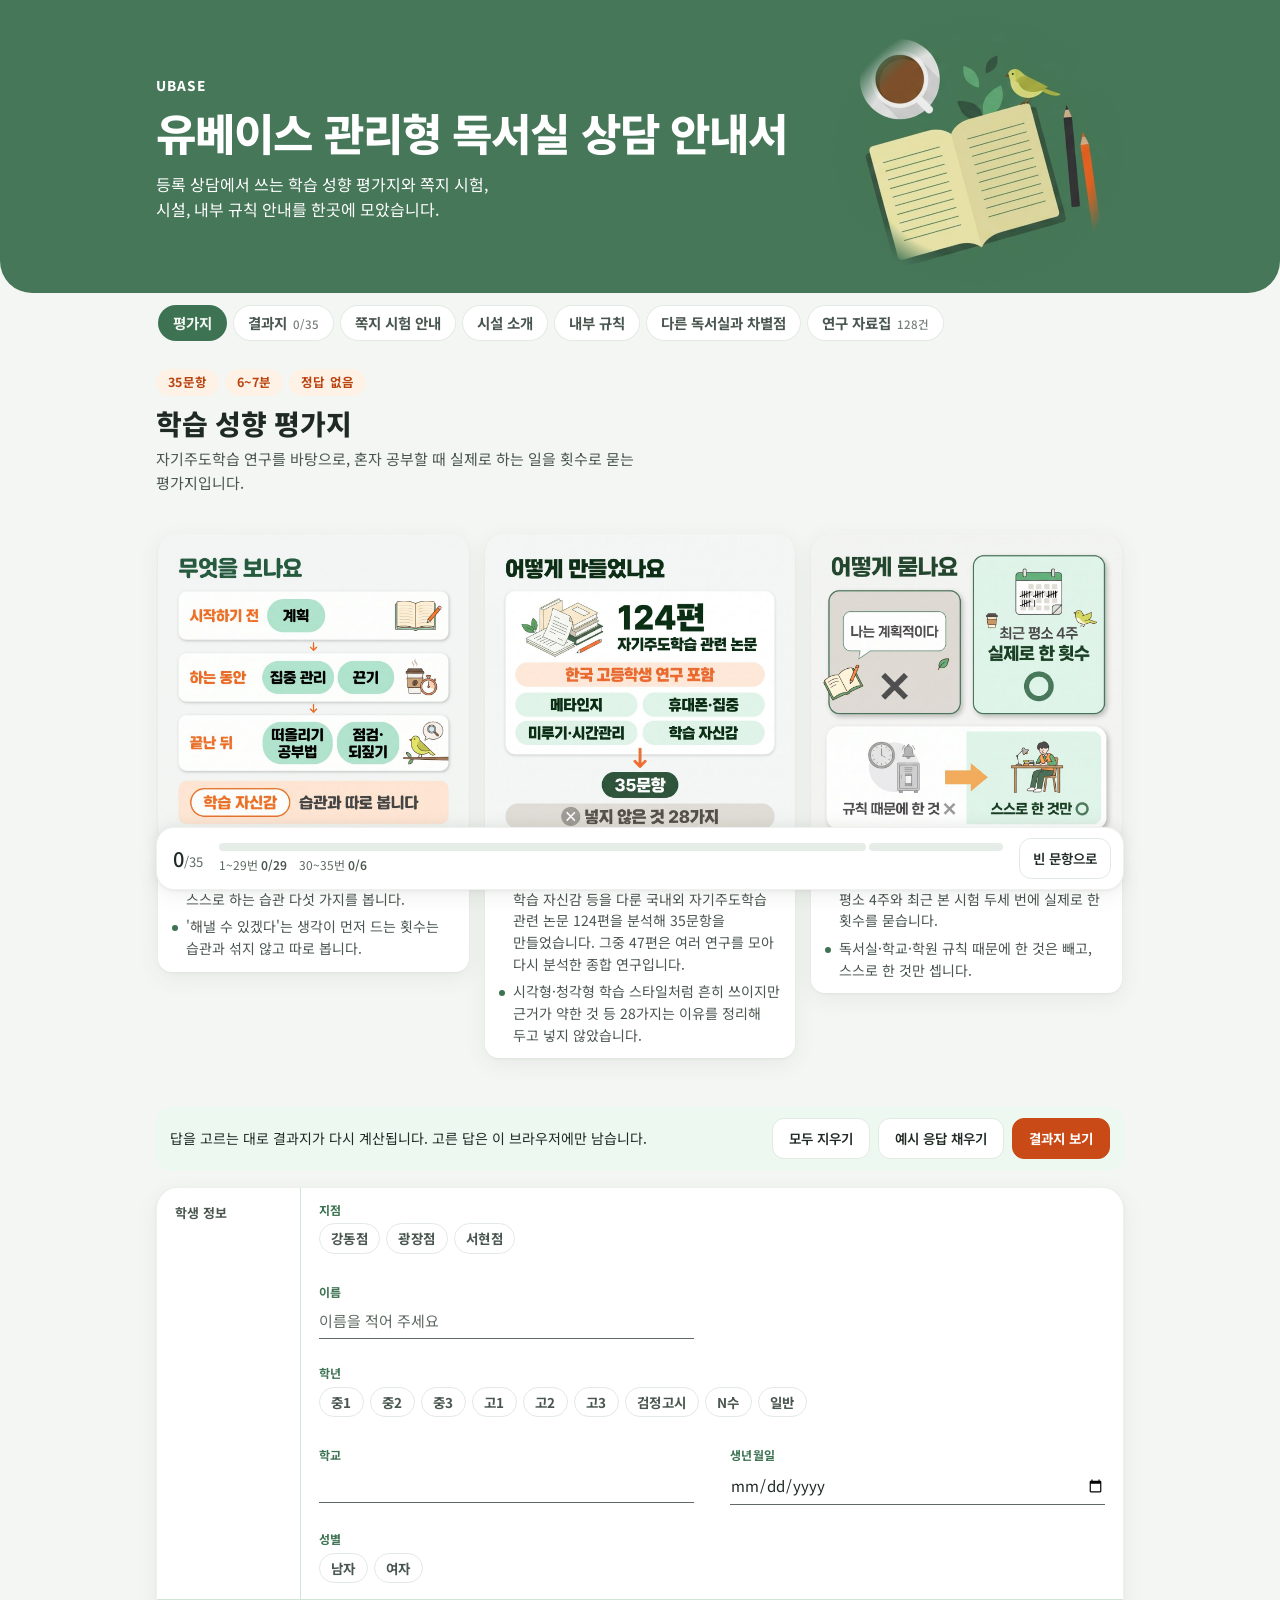
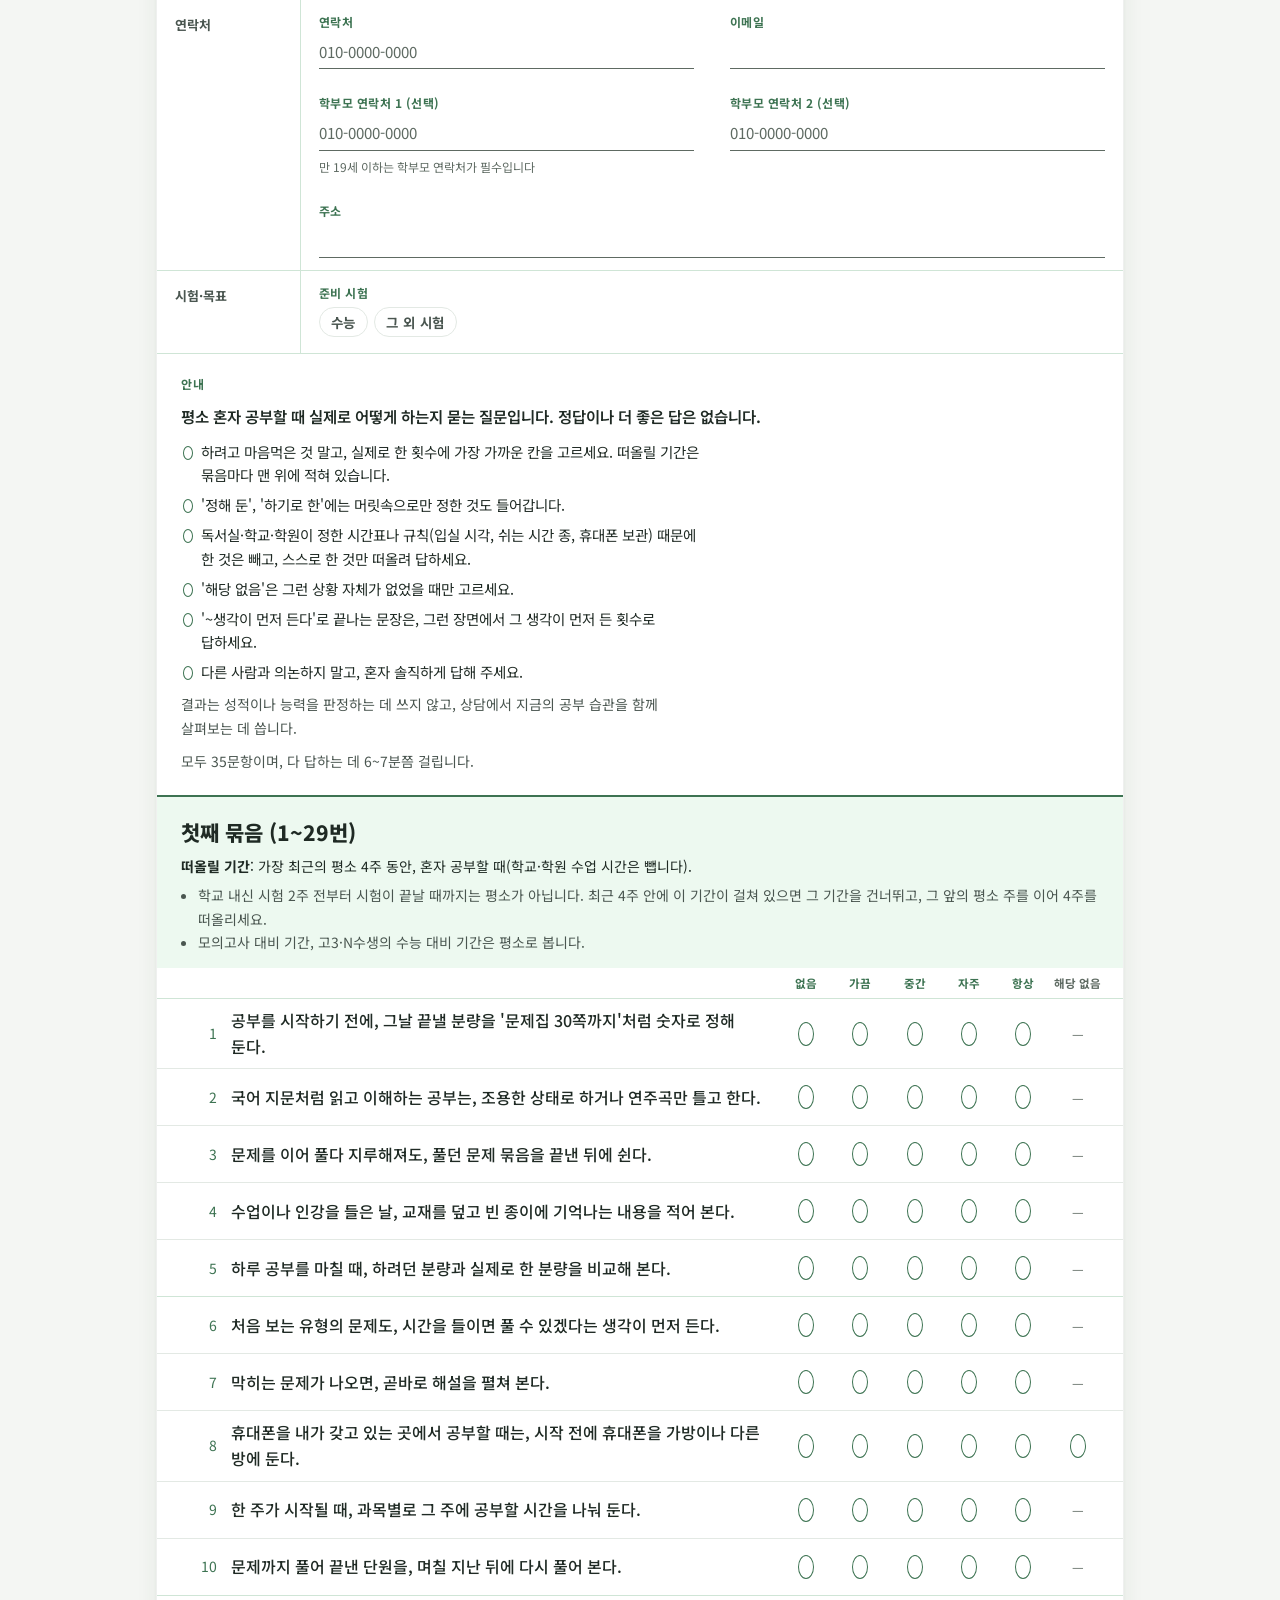
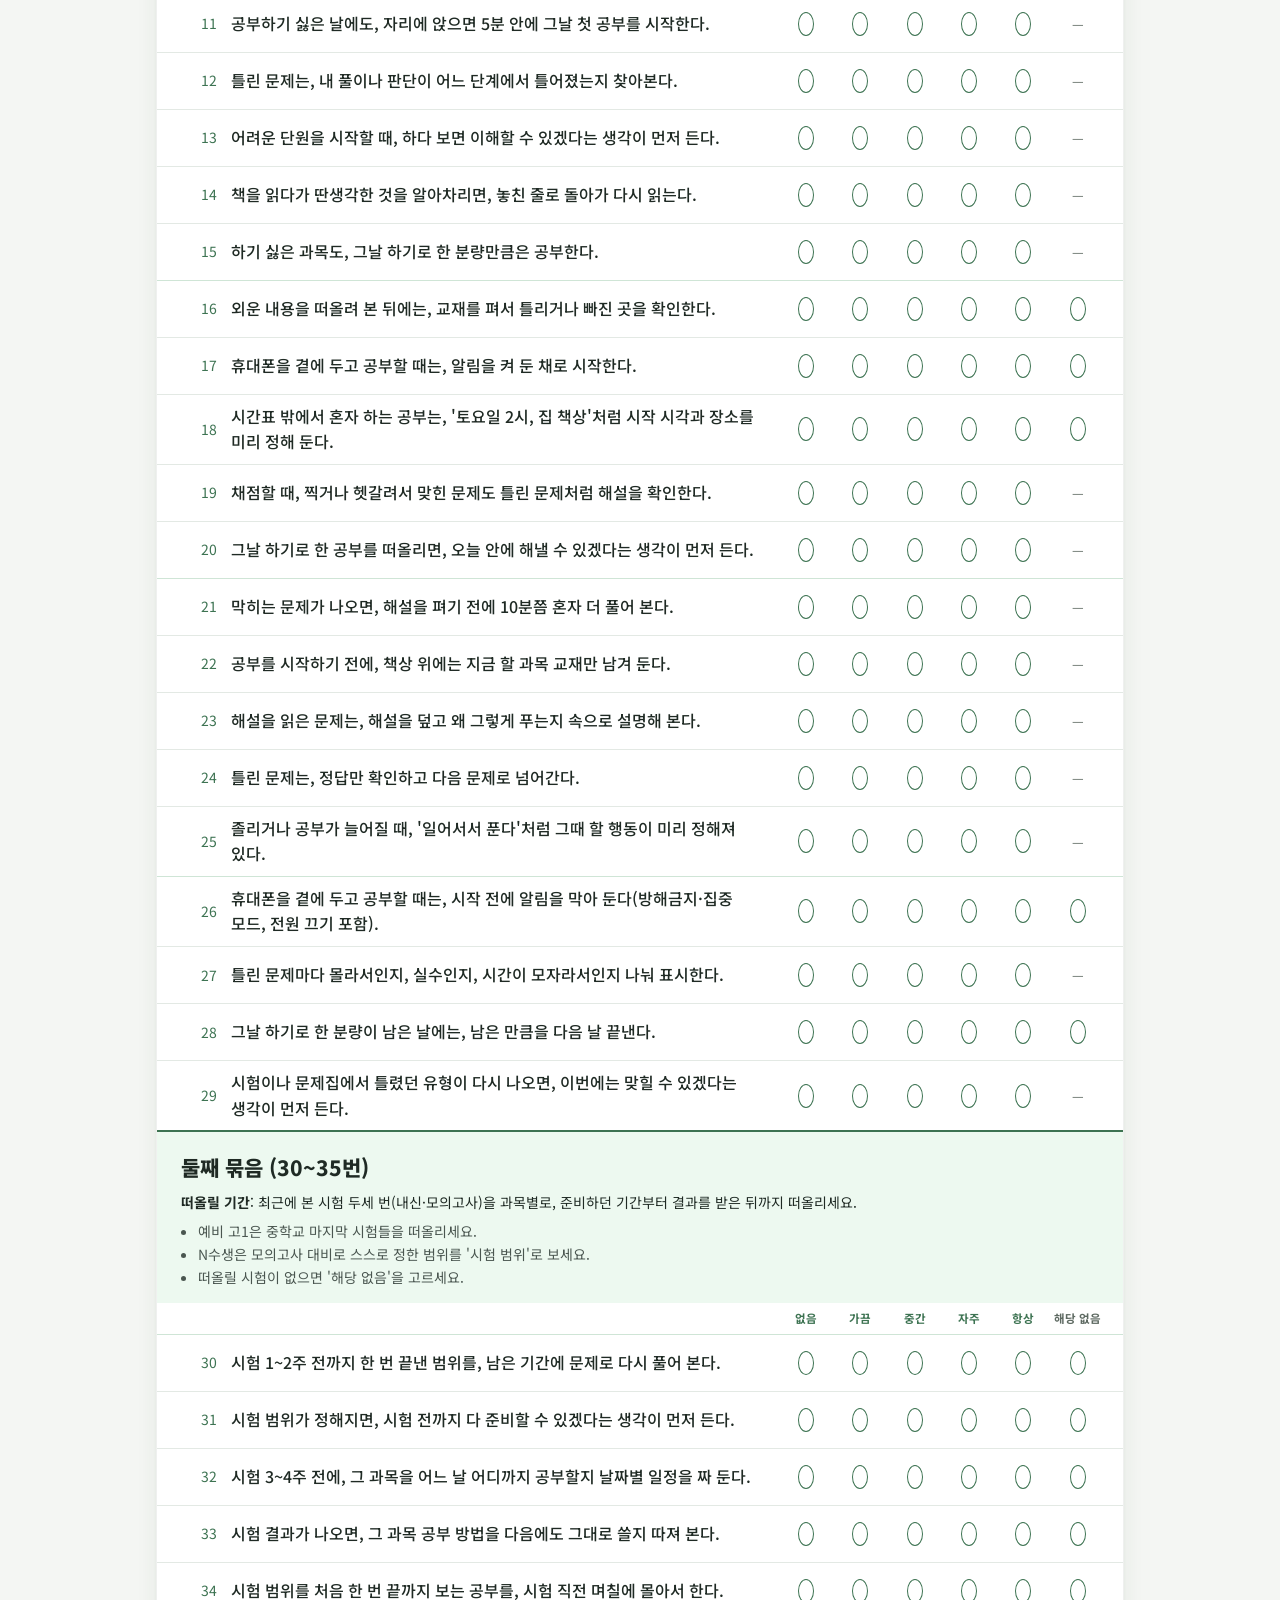
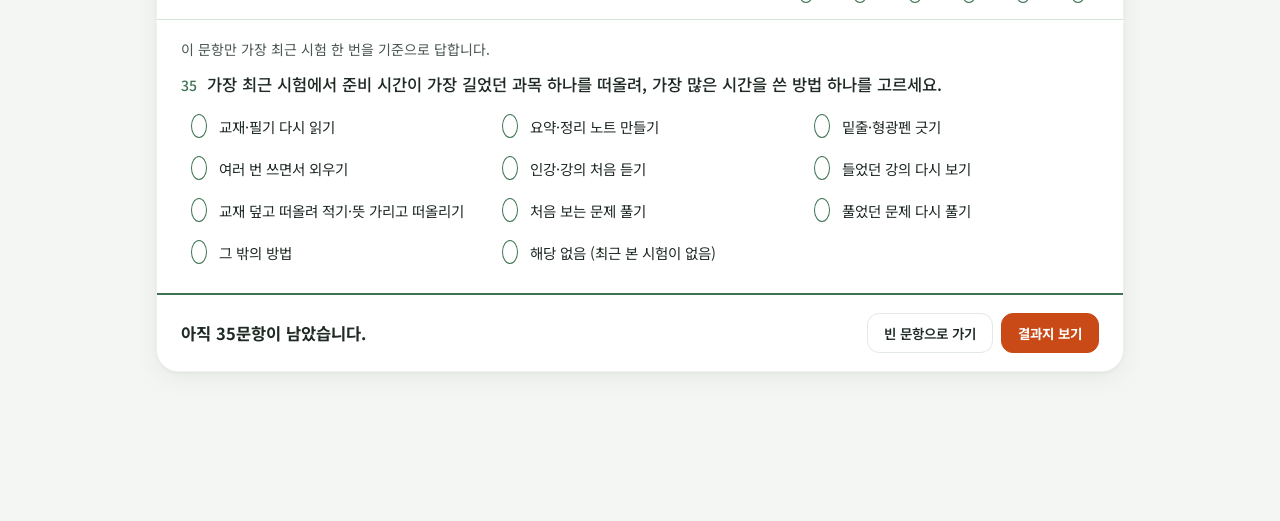
<file: consult.html>
<!doctype html>
<html lang="ko">
<head>
<meta charset="utf-8">
<meta name="viewport" content="width=device-width, initial-scale=1, viewport-fit=cover">
<meta name="description" content="유베이스 관리형 독서실 등록 상담 안내서. 학습 성향 평가지, 쪽지 시험, 시설 소개, 내부 규칙, 다른 독서실과의 차이.">
<meta name="robots" content="noindex">
<link rel="icon" href="/favicon.svg" type="image/svg+xml">
<title>유베이스 관리형 독서실 상담 안내서</title>
<link rel="preconnect" href="https://fonts.googleapis.com">
<link rel="preconnect" href="https://fonts.gstatic.com" crossorigin>
<link rel="stylesheet" href="https://fonts.googleapis.com/css2?family=Noto+Sans+KR:wght@400;500;700;800;900&display=swap">
<style>
/* 레이아웃: 초록 머리 + 흰 둥근 카드 (참고 디자인: 초록 바탕·주황 행동 버튼·민트/살구 카드·일러스트). 넓은 화면은 문항 줄 + 타원 칸 격자, 휴대폰은 문항 카드 + 이름 붙은 큰 칸, 아래쪽 고정 진행 막대. 결과지는 A4 보고서 한 장. */
:root {
  --paper: #F4F6F3;
  --sheet: #FFFFFF;
  --ink: #1F2A24;
  --ink-2: #4A5650;
  --ink-3: #5E6A62;
  --omr: #3D7352;
  --omr-line: #CFE5D6;
  --omr-tint: #EDF9F0;
  --rule: #E3E9E4;
  --track: #E6ECE7;
  --mark: #2F5A40;
  --bar: #6E8A78;
  --me: #E0581F;
  --cmp: #3D7352;
  --tbl-shade: rgba(31, 42, 36, .16);
  --warn: #8F5600;
  --warn-tint: #FFF3DC;
  --shadow: 0 8px 28px rgba(36, 64, 46, .14), 0 1px 3px rgba(36, 64, 46, .08);
  /* 참고 디자인 색: 머리 초록, 행동 버튼 주황(흰 글자가 읽히는 진하기), 살구·크림 보조색 */
  --brand: #467759;
  --brand-ink: #FFFFFF;
  --cta: #C94A16;
  --cta-hover: #B23F10;
  --cta-ink: #FFFFFF;
  --orange-text: #B8430F;
  --peach: #FEF2E6;
  --card-line: rgba(31, 42, 36, .07);
  --shadow-card: 0 6px 22px rgba(36, 64, 46, .07), 0 1px 3px rgba(36, 64, 46, .05);
  --r-card: 22px;
  --f-display: "Noto Sans KR", "Apple SD Gothic Neo", "Malgun Gothic", system-ui, sans-serif;
  --f-body: "Noto Sans KR", "Apple SD Gothic Neo", "Malgun Gothic", system-ui, sans-serif;
  --f-mono: "Noto Sans KR", "Apple SD Gothic Neo", "Malgun Gothic", system-ui, sans-serif;
  --top: env(safe-area-inset-top, 0px);
  --bottom: env(safe-area-inset-bottom, 0px);
  --tabh: 50px;
}
@media (prefers-color-scheme: dark) {
  :root:not([data-theme="light"]) {
    --paper: #121814; --sheet: #1B231E; --ink: #E7EEE9; --ink-2: #B5C2B9; --ink-3: #94A399;
    --omr: #7CC197; --omr-line: #2E4A38; --omr-tint: #1A2A20; --rule: #2A352E; --track: #2E3933; --mark: #CFE9D8;
    --bar: #9FB3A6; --me: #FF8A5B; --cmp: #7CC197; --tbl-shade: rgba(0, 0, 0, .6); --warn: #F2B660; --warn-tint: #2E2516; --shadow: 0 8px 28px rgba(0, 0, 0, .5), 0 1px 3px rgba(0, 0, 0, .4);
    --cta: #FF8A5B; --cta-hover: #FF9D74; --cta-ink: #24140C; --orange-text: #FFA27C; --peach: #2E211A;
    --card-line: rgba(255, 255, 255, .07); --shadow-card: 0 6px 22px rgba(0, 0, 0, .35); color-scheme: dark;
  }
}
:root[data-theme="dark"] {
  --paper: #121814; --sheet: #1B231E; --ink: #E7EEE9; --ink-2: #B5C2B9; --ink-3: #94A399;
  --omr: #7CC197; --omr-line: #2E4A38; --omr-tint: #1A2A20; --rule: #2A352E; --track: #2E3933; --mark: #CFE9D8;
  --bar: #9FB3A6; --me: #FF8A5B; --cmp: #7CC197; --tbl-shade: rgba(0, 0, 0, .6); --warn: #F2B660; --warn-tint: #2E2516; --shadow: 0 8px 28px rgba(0, 0, 0, .5), 0 1px 3px rgba(0, 0, 0, .4);
  --cta: #FF8A5B; --cta-hover: #FF9D74; --cta-ink: #24140C; --orange-text: #FFA27C; --peach: #2E211A;
  --card-line: rgba(255, 255, 255, .07); --shadow-card: 0 6px 22px rgba(0, 0, 0, .35); color-scheme: dark;
}
* { box-sizing: border-box; }
[hidden] { display: none !important; }
html { scroll-padding-top: calc(var(--top) + var(--tabh) + 8px); }
body { margin: 0; background: var(--paper); color: var(--ink); font-family: var(--f-body); font-size: 15px; line-height: 1.65; -webkit-text-size-adjust: 100%; word-break: keep-all; overflow-wrap: break-word; }
body::before { content: ""; position: fixed; inset: 0 0 auto; height: var(--top); z-index: 10; background: var(--paper); }
.sr { position: absolute; width: 1px; height: 1px; overflow: hidden; clip: rect(0 0 0 0); white-space: nowrap; }
.wrap { max-width: 1000px; margin-inline: auto; padding-left: max(16px, env(safe-area-inset-left, 0px)); padding-right: max(16px, env(safe-area-inset-right, 0px)); }
h1, h2, h3 { text-wrap: balance; }
a { color: var(--omr); text-underline-offset: 2px; }
button { font: inherit; color: inherit; }
:focus-visible { outline: 2px solid var(--omr); outline-offset: 2px; }
@media (prefers-reduced-motion: reduce) { *, *::before, *::after { transition: none !important; animation: none !important; scroll-behavior: auto !important; } }

/* 머리 */
.masthead { background: var(--brand); color: var(--brand-ink); border-radius: 0 0 32px 32px; overflow: hidden; }
.hero { display: grid; grid-template-columns: minmax(0, 1fr) auto; align-items: center; gap: 0 28px; padding-block: 26px 22px; }
.hero-brand { margin: 0 0 10px; font-size: 13.5px; font-weight: 800; letter-spacing: .08em; }
.masthead h1 { margin: 0; font-family: var(--f-display); font-weight: 800; font-size: clamp(28px, 5vw, 44px); line-height: 1.22; letter-spacing: -.02em; }
.masthead .lede { margin: 12px 0 0; max-width: 40ch; color: var(--brand-ink); font-size: 16px; line-height: 1.6; }
.hero-art { display: block; width: clamp(180px, 28vw, 290px); height: auto; margin-block: -10px -14px;
  -webkit-mask-image: radial-gradient(farthest-side, #000 80%, transparent); mask-image: radial-gradient(farthest-side, #000 80%, transparent); }
@media (max-width: 640px) {
  .masthead { border-radius: 0 0 26px 26px; }
  .hero { grid-template-columns: minmax(0, 1fr); padding-block: 8px 24px; }
  .hero-art { order: -1; justify-self: end; width: 168px; margin: 0 -8px -26px 0; }
}
.sheet-title { margin: 4px 0 14px; }
.sheet-title h2 { margin: 0; font-family: var(--f-display); font-weight: 800; font-size: clamp(22px, 4vw, 28px); line-height: 1.25; }
.sheet-title .lede { margin: 6px 0 0; max-width: 62ch; color: var(--ink-2); }
.meta { display: flex; flex-wrap: wrap; gap: 6px; margin: 0 0 10px; padding: 0; list-style: none; }
.meta li { font-size: 12.5px; font-weight: 600; letter-spacing: .02em; color: var(--omr); border: 1px solid var(--omr-line); border-radius: 4px; padding: 1px 8px; background: var(--omr-tint); }

/* 탭 */
.tabs { position: sticky; top: var(--top); z-index: 6; background: var(--paper); padding-block: 10px 8px; }
.tablist { display: flex; align-items: center; gap: 6px; padding: 2px; overflow-x: auto; scrollbar-width: none; overscroll-behavior-x: contain; }
.tablist::-webkit-scrollbar { display: none; }
.tablist.fade-r { -webkit-mask-image: linear-gradient(90deg, #000 calc(100% - 36px), transparent); mask-image: linear-gradient(90deg, #000 calc(100% - 36px), transparent); }
.tablist.fade-l { -webkit-mask-image: linear-gradient(90deg, transparent, #000 36px); mask-image: linear-gradient(90deg, transparent, #000 36px); }
.tablist.fade-l.fade-r { -webkit-mask-image: linear-gradient(90deg, transparent, #000 36px, #000 calc(100% - 36px), transparent); mask-image: linear-gradient(90deg, transparent, #000 36px, #000 calc(100% - 36px), transparent); }
.tab { position: relative; flex: none; border: 0; background: var(--sheet); color: var(--ink-2); padding: 8px 15px; border-radius: 999px; box-shadow: inset 0 0 0 1px var(--rule); font-weight: 700; font-size: 14.5px; line-height: 1.4; cursor: pointer; white-space: nowrap; }
.tab:hover { color: var(--omr); }
.tab[aria-selected="true"] { background: var(--omr); color: var(--paper); box-shadow: none; }
.tab .cnt { font-family: var(--f-mono); font-size: 11.5px; color: inherit; opacity: .75; font-weight: 500; margin-left: 2px; }
@media (max-width: 420px) { .tab { padding-inline: 12px; font-size: 14px; } .tab .cnt.opt { display: none; } }
main { padding-block: 14px 56px; }
section[role="tabpanel"] { display: grid; gap: 16px; min-width: 0; }
section[role="tabpanel"]:focus { outline: none; }

/* 공용 */
.btns { display: flex; gap: 8px; flex-wrap: wrap; }
.btn { border: 1px solid var(--ink-3); background: var(--sheet); color: var(--ink); border-radius: 999px; padding: 7px 15px; font-size: 13.5px; font-weight: 500; cursor: pointer; white-space: nowrap; }
.btn:hover { border-color: var(--ink); }
.btn.primary { background: var(--ink); color: var(--paper); border-color: var(--ink); font-weight: 600; }
.btn.quiet { border-color: var(--rule); color: var(--ink-2); }
.label { font-size: 12px; font-weight: 700; letter-spacing: .05em; color: var(--omr); margin: 0; }
.muted { color: var(--ink-3); }
.pill { display: inline-flex; align-items: center; font-size: 12.5px; font-weight: 600; padding: 1px 10px; border-radius: 999px; border: 1px solid currentColor; white-space: nowrap; }
.pill.done { color: var(--ink-2); }
.pill.part { color: var(--warn); background: var(--warn-tint); }
.pill.ex { color: var(--omr); background: var(--omr-tint); border-color: var(--omr-line); }

/* 평가지 위 안내 줄 */
.toolbar { display: flex; flex-wrap: wrap; gap: 10px 16px; align-items: center; justify-content: space-between; padding: 12px 14px; border: 1px dashed var(--omr-line); border-radius: 8px; background: var(--omr-tint); }
.toolbar p { margin: 0; min-width: 0; flex: 1 1 300px; font-size: 14px; }

/* 답안지 */
.sheet { background: var(--sheet); border: 1px solid var(--rule); border-radius: 8px; overflow: clip; }
.info { display: grid; border-bottom: 1px solid var(--omr-line); }
.igroup { display: grid; grid-template-columns: 9rem minmax(0, 1fr); border-top: 1px solid var(--omr-line); }
.igroup:first-child { border-top: 0; }
.igroup > h3 { margin: 0; padding: 14px 18px; font-size: 13px; font-weight: 700; color: var(--ink-2); border-right: 1px solid var(--omr-line); }
.ifields { display: grid; grid-template-columns: repeat(2, minmax(0, 1fr)); }
.field { padding: 12px 18px; min-width: 0; }
.field.wide { grid-column: 1 / -1; }
.field[hidden] { display: none !important; }
.field label, .field .flabel { display: block; font-size: 12px; color: var(--omr); font-weight: 700; letter-spacing: .04em; margin-bottom: 4px; }
.field input[type="text"], .field input[type="date"], .field input[type="tel"], .field input[type="email"] { width: 100%; border: 0; border-bottom: 1px solid var(--ink-3); background: transparent; color: var(--ink); font: inherit; font-size: 15px; padding: 4px 0; border-radius: 0; }
.field input::placeholder { color: var(--ink-3); }
.field .hint { margin: 6px 0 0; font-size: 12px; color: var(--ink-3); }
.field .etc { margin-top: 8px; }
.grades { display: flex; flex-wrap: wrap; gap: 6px; }
.mock { display: grid; grid-template-columns: repeat(4, minmax(0, 6.5rem)); gap: 8px; }
.mock label { display: grid; gap: 3px; margin: 0; font-size: 12.5px; font-weight: 600; color: var(--ink-2); letter-spacing: 0; }
.mock select { font: inherit; font-size: 15px; color: var(--ink); background: var(--sheet); border: 1px solid var(--omr-line); border-radius: 6px; padding: 5px 8px; min-height: 36px; }
.mock select:focus-visible { outline: 2px solid var(--omr); outline-offset: 2px; }
.chip input { position: absolute; opacity: 0; pointer-events: none; }
.chip span { display: inline-block; border: 1px solid var(--omr-line); color: var(--ink-2); border-radius: 999px; padding: 3px 11px; font-size: 13.5px; cursor: pointer; }
.chip input:checked + span { background: var(--ink); border-color: var(--ink); color: var(--paper); }
.chip input:focus-visible + span { outline: 2px solid var(--omr); outline-offset: 2px; }

.opening { display: grid; grid-template-columns: minmax(0, 1fr); gap: 20px 32px; padding: 20px 24px 22px; border-bottom: 2px solid var(--omr); }
.opening > div { display: grid; gap: 10px; align-content: start; min-width: 0; }
.intro { display: grid; gap: 10px; }
.intro p { margin: 0; max-width: 66ch; font-size: 14px; color: var(--ink-2); }
.intro > p:first-child { font-size: 15.5px; font-weight: 600; color: var(--ink); }
.intro ul { margin: 0; padding: 0; list-style: none; display: grid; gap: 7px; }
.intro li { position: relative; padding-left: 20px; font-size: 14.5px; line-height: 1.6; max-width: 66ch; }
.intro li::before { content: ""; position: absolute; left: 2px; top: .42em; width: 8px; height: 12px; border-radius: 50%; border: 1.5px solid var(--omr); }

.block-head { padding: 18px 24px 14px; background: var(--omr-tint); display: grid; gap: 6px; }
.blk + .blk .block-head { border-top: 2px solid var(--omr); }
.block-head h2 { margin: 0; font-family: var(--f-display); font-weight: 800; font-size: 21px; }
.block-head p, .block-head ul { margin: 0; font-size: 14px; }
.block-head ul { padding-left: 1.2em; color: var(--ink-2); }
.colhead { position: sticky; top: calc(var(--top) + var(--tabh)); z-index: 3; display: grid; grid-template-columns: 2.6rem minmax(0, 1fr) auto; gap: 0 14px; padding: 8px 18px; background: var(--sheet); border-bottom: 1px solid var(--omr-line); }
.colhead .cols { display: grid; grid-template-columns: repeat(6, 3.4rem); }
.colhead .cols span { font-size: 11.5px; line-height: 1.25; text-align: center; color: var(--omr); font-weight: 700; word-break: keep-all; }
.colhead .cols span:last-child { color: var(--ink-3); }
.q { display: grid; grid-template-columns: 2.6rem minmax(0, 1fr) auto; gap: 6px 14px; align-items: center; padding: 9px 18px; border-top: 1px solid var(--rule); min-width: 0; scroll-margin-block: 120px; }
.qs > .q:first-child { border-top: 0; }
.q.g5 { border-top-color: var(--omr-line); }
.q:hover { background: var(--omr-tint); }
.qn { font-family: var(--f-mono); font-size: 14px; color: var(--omr); text-align: right; font-variant-numeric: tabular-nums; }
.qt { font-family: var(--f-display); font-size: 16px; line-height: 1.6; min-width: 0; word-break: keep-all; overflow-wrap: anywhere; }
.bubs { display: grid; grid-template-columns: repeat(6, 3.4rem); justify-items: center; }
.bub { position: relative; }
.bub input { position: absolute; opacity: 0; pointer-events: none; }
.bub label { display: flex; flex-direction: column; align-items: center; justify-content: center; padding: 7px 12px; cursor: pointer; border-radius: 8px; }
.ov { flex: none; width: 16px; height: 24px; border-radius: 50%; border: 1.5px solid var(--omr); background: transparent; transition: background .12s, border-color .12s; }
.bub label:hover .ov { background: var(--omr-line); }
.bub input:checked + label .ov { background: var(--mark); border-color: var(--mark); }
.bub input:focus-visible + label { outline: 2px solid var(--omr); outline-offset: -2px; }
.bub .lab { position: absolute; width: 1px; height: 1px; overflow: hidden; clip: rect(0 0 0 0); white-space: nowrap; }
.bub.none { color: var(--ink-3); font-size: 13px; align-self: center; }
@keyframes flash { 0%, 60% { background: var(--omr-tint); box-shadow: inset 0 0 0 2px var(--omr); } 100% { box-shadow: inset 0 0 0 2px transparent; } }
.q.flash, .q35.flash { animation: flash 1.6s ease-out; }

.q35 { padding: 18px 24px 22px; border-top: 1px solid var(--omr-line); display: grid; gap: 10px; scroll-margin-block: 120px; }
.q35 .qt { font-size: 16.5px; margin: 0; }
.q35 .lead { margin: 0; font-size: 14px; color: var(--ink-2); }
.q35 .qn { margin-right: 10px; }
.opts { display: grid; grid-template-columns: repeat(auto-fit, minmax(250px, 1fr)); gap: 4px 16px; }
.opt { position: relative; }
.opt input { position: absolute; opacity: 0; pointer-events: none; }
.opt label { display: flex; align-items: center; gap: 12px; padding: 7px 10px; border-radius: 8px; cursor: pointer; font-size: 14.5px; line-height: 1.45; }
.opt label:hover { background: var(--omr-tint); }
.opt input:checked + label .ov { background: var(--mark); border-color: var(--mark); }
.opt input:focus-visible + label { outline: 2px solid var(--omr); outline-offset: -2px; }

.sheet-end { padding: 18px 24px; border-top: 2px solid var(--omr); display: flex; flex-wrap: wrap; gap: 12px; align-items: center; justify-content: space-between; }
.sheet-end p { margin: 0; font-family: var(--f-display); font-weight: 700; font-size: 16.5px; }
.sheet-end.complete p::before { content: ""; display: inline-block; width: 10px; height: 15px; margin-right: 10px; border-radius: 50%; background: var(--mark); vertical-align: -1px; }

/* 진행 막대 (아래 고정) */
.progress { position: sticky; bottom: 0; z-index: 5; margin-top: 4px; padding-bottom: calc(10px + var(--bottom)); }
.pg { display: grid; grid-template-columns: auto minmax(0, 1fr) auto; gap: 6px 16px; align-items: center; padding: 10px 12px 10px 16px; background: var(--sheet); border: 1px solid var(--rule); border-radius: 12px; box-shadow: var(--shadow); }
.pg-count { font-family: var(--f-mono); font-variant-numeric: tabular-nums; font-size: 13px; color: var(--ink-3); white-space: nowrap; }
.pg-count b { font-size: 20px; color: var(--ink); font-weight: 500; }
.pg-bars { display: grid; gap: 4px; min-width: 0; }
.pg-track { display: flex; gap: 3px; }
.pg-seg { position: relative; height: 8px; border-radius: 4px; background: var(--track); overflow: hidden; }
.pg-seg i { position: absolute; inset: 0 auto 0 0; background: var(--omr); border-radius: 4px; transition: width .2s; }
.pg-seg.full i { background: var(--ink); }
.pg-cap { display: flex; flex-wrap: wrap; gap: 0 12px; font-size: 12px; color: var(--ink-3); font-variant-numeric: tabular-nums; }
.pg-cap span b { color: var(--ink-2); font-weight: 600; }
.pg .btn { padding-inline: 13px; }
.progress.complete .pg { border-color: var(--ink-3); }

@media (max-width: 760px) {
  .sheet { background: transparent; border: 0; border-radius: 0; overflow: visible; display: grid; gap: 12px; }
  .info { background: var(--sheet); border: 1px solid var(--rule); border-radius: 10px; }
  .igroup { grid-template-columns: minmax(0, 1fr); border-top-color: var(--rule); }
  .igroup > h3 { border-right: 0; padding: 14px 14px 0; }
  .ifields { grid-template-columns: minmax(0, 1fr); }
  .field { padding: 10px 14px; }
  .mock { grid-template-columns: repeat(4, minmax(0, 1fr)); }
  .opening { grid-template-columns: minmax(0, 1fr); background: var(--sheet); border: 1px solid var(--rule); border-top: 2px solid var(--omr); border-radius: 10px; padding: 16px 14px; }
  .blk { display: grid; gap: 10px; }
  .block-head { padding: 14px 4px 4px; background: transparent; border-top: 2px solid var(--omr); }
  .blk + .blk .block-head { border-top-width: 2px; }
  .block-head h2 { font-size: 19px; }
  .colhead { display: none; }
  .qs { display: grid; gap: 10px; }
  .q { grid-template-columns: 1.7rem minmax(0, 1fr); align-items: start; gap: 12px 6px; padding: 14px 12px 12px; background: var(--sheet); border: 1px solid var(--rule); border-radius: 10px; }
  .q:hover { background: var(--sheet); }
  .q.done { border-color: var(--ink-3); }
  .qn { text-align: left; font-size: 13.5px; padding-top: 2px; }
  .q.done .qn { color: var(--ink-3); }
  .qt { font-size: 16px; line-height: 1.55; }
  .bubs { grid-column: 1 / -1; grid-template-columns: repeat(5, minmax(0, 1fr)) minmax(0, 1fr); gap: 5px; justify-items: stretch; }
  .bubs > :nth-child(6) { margin-left: 5px; }
  .bub label { min-height: 50px; padding: 6px 2px; border: 1px solid var(--omr-line); background: var(--sheet); border-radius: 8px; }
  .bub label:hover .ov { background: transparent; }
  .bub .ov { display: none; }
  .bub .lab { position: static; width: auto; height: auto; overflow: visible; clip: auto; white-space: normal; font-size: 12.5px; font-weight: 500; line-height: 1.25; text-align: center; color: var(--ink-2); }
  .bub input:checked + label { background: var(--ink); border-color: var(--ink); }
  .bub input:checked + label .lab { color: var(--paper); font-weight: 700; }
  .bub input:focus-visible + label { outline-offset: 2px; }
  .bub.none { display: flex; align-items: center; justify-content: center; min-height: 50px; border: 1px dashed var(--rule); border-radius: 8px; }
  .bubs > .na-btn label { border-style: dashed; }
  .q35 { background: var(--sheet); border: 1px solid var(--rule); border-radius: 10px; padding: 14px 12px 14px; }
  .q35.done { border-color: var(--ink-3); }
  .opts { grid-template-columns: minmax(0, 1fr); gap: 6px; }
  .opt label { min-height: 46px; border: 1px solid var(--omr-line); padding: 8px 12px; }
  .opt input:checked + label { background: var(--ink); border-color: var(--ink); color: var(--paper); }
  .opt input:checked + label .ov { background: var(--paper); border-color: var(--paper); }
  .sheet-end { background: var(--sheet); border: 1px solid var(--rule); border-top: 2px solid var(--omr); border-radius: 10px; padding: 16px 14px; }
  .pg { grid-template-columns: auto minmax(0, 1fr) auto; gap: 4px 12px; padding: 9px 9px 9px 13px; }
  .pg-count b { font-size: 18px; }
  .pg .btn { padding: 7px 12px; font-size: 13px; }
  .toolbar .btns { width: 100%; }
}
@media (max-width: 370px) { .pg-cap { display: none; } }

/* 결과지 */
.report { background: var(--sheet); border: 1px solid var(--rule); border-radius: 10px; padding: 26px 32px 30px; display: grid; gap: 26px; min-width: 0; }
.rp-head { display: flex; flex-wrap: wrap; justify-content: space-between; align-items: flex-end; gap: 10px 20px; padding-bottom: 16px; border-bottom: 2px solid var(--omr); }
.rp-who { display: grid; gap: 2px; min-width: 0; }
.rp-name { margin: 0; font-family: var(--f-display); font-weight: 800; font-size: 26px; line-height: 1.25; }
.rp-sub { margin: 0; color: var(--ink-2); font-size: 14px; }
.rp-sub span + span::before { content: "·"; margin: 0 7px; color: var(--ink-3); }
.rp-status { display: flex; flex-wrap: wrap; gap: 6px; }
.rp-note { margin: -12px 0 0; font-size: 13.5px; color: var(--warn); }
.rp-sec { display: grid; gap: 14px; min-width: 0; }
.rp-sec > h2 { margin: 0; font-size: 12px; font-weight: 700; letter-spacing: .05em; color: var(--omr); }
.rp-sec + .rp-sec { padding-top: 22px; border-top: 1px solid var(--rule); }

.overall { display: grid; grid-template-columns: auto minmax(0, 1fr); gap: 10px 28px; align-items: center; padding: 16px 20px; border-radius: 8px; background: var(--paper); }
.ov-num { display: grid; gap: 0; }
.ov-num .k { font-size: 12.5px; font-weight: 700; color: var(--ink-2); }
.ov-num .v { display: flex; align-items: baseline; gap: 10px; }
.ov-num .v b { font-family: var(--f-mono); font-weight: 500; font-size: 30px; line-height: 1.2; font-variant-numeric: tabular-nums; }
.ov-num .v span { font-size: 17px; font-weight: 700; }
.ov-num small { font-size: 12px; color: var(--ink-3); }
.ov-meter { display: grid; gap: 6px; min-width: 0; }

.zones { display: grid; grid-template-columns: 37.5fr 25fr 37.5fr; font-size: 11.5px; color: var(--ink-3); }
.zones span:nth-child(2) { text-align: center; }
.zones span:nth-child(3) { text-align: right; }
.barhead, .barrow { display: grid; grid-template-columns: 9.5rem minmax(0, 1fr) 12rem; gap: 6px 16px; align-items: center; }
.bars { display: grid; gap: 12px; }
.barrow .nm { font-weight: 600; font-size: 14.5px; line-height: 1.35; }
.barrow .nm small { display: block; font-weight: 400; color: var(--ink-3); font-size: 12px; }
.meter { position: relative; height: 14px; -webkit-print-color-adjust: exact; print-color-adjust: exact; }
.track { position: absolute; inset: 0; border-radius: 3px; background: var(--track); overflow: hidden; }
.track::before, .track::after { content: ""; position: absolute; top: 0; bottom: 0; width: 2px; margin-left: -1px; background: var(--sheet); z-index: 1; }
.overall .track::before, .overall .track::after { background: var(--paper); }
.track::before { left: 37.5%; }
.track::after { left: 62.5%; }
.fill { position: absolute; inset: 0 auto 0 0; background: var(--bar); }
.barrow.named .fill { background: var(--omr); }
.overall .fill { background: var(--ink-2); }
.barrow.conf .fill { background: repeating-linear-gradient(135deg, var(--ink-3) 0 4px, transparent 4px 7px); }
.val { font-family: var(--f-mono); font-size: 13px; font-variant-numeric: tabular-nums; white-space: nowrap; }
.val em { font-style: normal; font-family: var(--f-body); color: var(--ink-2); margin-left: 6px; font-size: 13.5px; font-weight: 500; }
.val small { display: block; font-family: var(--f-body); font-size: 11.5px; color: var(--ink-3); }
.barrow.conf { border-top: 1px dashed var(--rule); padding-top: 12px; }
.legend { display: flex; flex-wrap: wrap; gap: 6px 18px; margin: 0; font-size: 13px; color: var(--ink-2); }
.legend span { display: inline-flex; align-items: center; gap: 7px; }
.legend i { flex: none; width: 14px; border-radius: 2px; -webkit-print-color-adjust: exact; print-color-adjust: exact; }
.legend i.me { height: 12px; background: var(--me); }
.legend i.top { height: 8px; background: var(--cmp); }
.pair { display: grid; gap: 3px; min-width: 0; }
.pair .meter { height: 12px; }
.pair .meter.top { height: 8px; }
.pair .meter .fill { border-radius: 0 4px 4px 0; }
.pair .meter.me .fill { background: var(--me); }
.pair .meter.top .fill { background: var(--cmp); }
.barrow.conf .pair .meter.me .fill { background: repeating-linear-gradient(135deg, var(--ink-3) 0 4px, transparent 4px 7px); }
.val .topv { display: block; color: var(--ink-2); font-size: 12px; }
.ntag { display: inline-block; margin-left: 6px; font-size: 11px; font-weight: 700; color: var(--ink-2); border: 1px solid var(--rule); border-radius: 4px; padding: 0 5px; vertical-align: 1px; }
.blank { display: grid; gap: 8px; justify-items: start; padding: 28px 22px; border: 1px dashed var(--ink-3); border-radius: 8px; background: var(--sheet); }
.blank h2 { margin: 0; font-family: var(--f-display); font-size: 22px; }
.blank p { margin: 0; color: var(--ink-3); font-size: 14px; }
.rec-store { margin: 10px 0 0; font-size: 13px; color: var(--ink-2); }
.rec-store.warn { color: var(--warn); }
.rec-seg { display: flex; flex-wrap: wrap; gap: 8px; margin: 12px 0; }
.rec-seg .btn[aria-pressed="true"] { background: var(--ink); color: var(--paper); border-color: var(--ink); }
.rec-form { display: grid; background: var(--sheet); border: 1px solid var(--rule); border-radius: 10px; overflow: clip; }
.rec-form[hidden], .rec-listwrap[hidden], .rec-seg[hidden] { display: none !important; }
.rec-form .igroup { border-top-color: var(--rule); }
.rec-form .igroup > h3 { border-right-color: var(--rule); font-size: 15px; color: var(--ink); }
.rec-form .igroup:first-child { border-top: 0; }
.rec-editing:focus { outline: none; }
.rec-editing { padding: 10px 18px; font-size: 13px; font-weight: 600; color: var(--ink); background: var(--paper); border-bottom: 1px solid var(--rule); }
.field textarea { display: block; width: 100%; min-height: 104px; border: 1px solid var(--ink-3); border-radius: 6px; padding: 8px 10px; font: inherit; font-size: 15px; line-height: 1.6; background: var(--sheet); color: var(--ink); resize: vertical; }
.field textarea:focus-visible, .field input:focus-visible { outline: 2px solid var(--omr); outline-offset: 2px; }
.rec-warn:empty { display: none; }
.rec-warn { margin: 8px 0 0; padding: 6px 10px; border-radius: 6px; font-size: 12.5px; color: var(--warn); background: var(--warn-tint); }
.rec-snap { display: grid; gap: 6px; padding: 10px 12px; border: 1px dashed var(--ink-3); border-radius: 8px; font-size: 13.5px; }
.rec-snap dl { margin: 0; display: grid; grid-template-columns: auto minmax(0, 1fr); gap: 2px 12px; }
.rec-snap dt { color: var(--ink-3); }
.rec-snap dd { margin: 0; }
.rec-snap .btns { display: flex; flex-wrap: wrap; gap: 6px; }
.rec-actions { position: sticky; bottom: 0; z-index: 2; display: flex; flex-wrap: wrap; align-items: center; gap: 8px; padding: 14px 18px calc(14px + var(--bottom)); border-top: 1px solid var(--rule); background: var(--paper); }
.rec-msg { flex: 1 1 12rem; margin: 0; font-size: 13px; color: var(--ink-2); }
.rec-msg.err { color: var(--omr); }
.rec-msg:empty { display: none; }
.rec-listwrap .rec-msg { margin: 10px 0 0; }
.rec-more { margin: 0; font-size: 12.5px; color: var(--ink-3); }
@media (max-width: 760px) {
  .rec-form .igroup { border-top: 8px solid var(--paper); }
  .rec-form .igroup:first-child { border-top: 0; }
  .rec-form .igroup > h3 { font-size: 16.5px; padding: 16px 14px 2px; }
  #rf-visitWho .grades { display: grid; grid-template-columns: minmax(0, 1fr); }
  #rf-visitWho .chip span { display: block; border-radius: 10px; padding: 10px 12px; }
  .rec-form input[type="text"], .rec-form input[type="date"], .rec-form textarea, #rec-q { font-size: 16px; }
}
.rec-tools { display: grid; gap: 10px; }
.rec-items { display: grid; gap: 10px; margin-top: 14px; }
.rec-item { display: grid; gap: 6px; width: 100%; padding: 12px 14px; text-align: left; font: inherit; color: var(--ink); background: var(--sheet); border: 1px solid var(--rule); border-radius: 10px; cursor: pointer; }
.rec-item:hover { border-color: var(--ink-3); }
.rec-item:focus-visible { outline: 2px solid var(--omr); outline-offset: 2px; }
.rec-top { display: flex; justify-content: space-between; align-items: baseline; gap: 8px; }
.rec-n { font-size: 15.5px; font-weight: 700; }
.rec-date { flex: none; font-size: 12.5px; color: var(--ink-3); font-variant-numeric: tabular-nums; }
.rec-meta { font-size: 13px; color: var(--ink-2); }
.rec-badges { display: flex; flex-wrap: wrap; gap: 6px; }
.rec-badges i { font-style: normal; font-size: 12px; padding: 1px 9px; border: 1px solid var(--rule); border-radius: 999px; color: var(--ink-2); }
.rec-badges i.out { border-color: var(--omr); color: var(--omr); font-weight: 600; }
.rec-empty { padding: 22px 16px; text-align: center; color: var(--ink-2); background: var(--sheet); border: 1px dashed var(--rule); border-radius: 8px; }
.df { background: var(--sheet); border: 1px solid var(--rule); border-radius: 8px; padding: 24px 28px 30px; display: grid; gap: 30px; min-width: 0; }
.df-head h2 { margin: 0 0 8px; font-family: var(--f-display); font-weight: 800; font-size: clamp(24px, 4vw, 30px); line-height: 1.25; }
.df-lead { margin: 0; max-width: 52ch; font-size: 15.5px; line-height: 1.6; color: var(--ink-2); }
.df-legend { display: grid; grid-template-columns: repeat(2, minmax(0, 1fr)); gap: 12px; margin-top: 16px; }
.df-legend span { display: grid; place-items: center; min-height: 44px; padding: 6px 10px; border-radius: 8px; font-size: 14px; font-weight: 700; text-align: center; line-height: 1.35; }
.df-legend .other { background: #66676B; color: #FFFFFF; }
.df-legend .ours { background: #1F5FBF; color: #FFFFFF; }
.df-item { display: grid; gap: 12px; }
.df-title { display: flex; align-items: center; gap: 12px; padding-top: 18px; border-top: 2px solid var(--omr); }
.df-ico { flex: none; display: grid; place-items: center; width: 56px; height: 56px; border-radius: 50%; background: #FFFFFF; border: 1px solid var(--rule); overflow: hidden; }
.df-ico img { width: 44px; height: 44px; object-fit: contain; }
.df-title h3 { margin: 0; font-family: var(--f-display); font-weight: 800; font-size: 21px; line-height: 1.3; }
.df-no { margin-right: 6px; font-family: var(--f-mono); font-size: 14px; font-weight: 600; color: var(--omr); vertical-align: 2px; }
.df-pair { display: grid; grid-template-columns: repeat(2, minmax(0, 1fr)); gap: 12px; }
.df-side { margin: 0; display: grid; gap: 0; border-radius: 10px; overflow: hidden; border: 1px solid var(--rule); min-width: 0; }
.df-side figcaption { padding: 7px 12px; font-size: 13px; font-weight: 700; color: #FFFFFF; }
.df-side.other figcaption { background: #66676B; }
.df-side.ours figcaption { background: #1F5FBF; }
.df-side img { display: block; width: 100%; height: auto; }
.df-side.other img { background: #E7E4DE; }
.df-side.ours img { background: #E9F5FE; }
.df-note { display: grid; gap: 6px; padding: 14px 16px; border-left: 3px solid var(--omr); border-radius: 0 8px 8px 0; background: var(--paper); }
.df-note-k { margin: 0; font-size: 12px; font-weight: 700; letter-spacing: .04em; color: var(--omr); }
.df-note p:not(.df-note-k) { margin: 0; font-size: 15px; line-height: 1.7; max-width: 70ch; word-break: keep-all; }
.df-note a { color: inherit; text-decoration: underline; text-underline-offset: 3px; }
@media (max-width: 760px) {
  .df { padding: 18px 14px 22px; gap: 26px; }
  .df-pair { grid-template-columns: minmax(0, 1fr); }
  .df-legend span { font-size: 13px; }
  .df-title h3 { font-size: 19px; }
}
.qz { background: var(--sheet); border: 1px solid var(--rule); border-radius: 8px; padding: 24px 28px 30px; display: grid; gap: 34px; min-width: 0; }
.qz-head h2 { margin: 4px 0 8px; font-family: var(--f-display); font-weight: 800; font-size: clamp(24px, 4vw, 30px); line-height: 1.25; }
.qz-lead { margin: 0; max-width: 48ch; font-size: 15.5px; line-height: 1.6; color: var(--ink-2); }
.qz-h { display: flex; align-items: center; gap: 10px; margin: 0 0 14px; font-size: 16px; font-weight: 700; }
.qz-h::before { content: ""; width: 4px; height: 16px; border-radius: 2px; background: var(--omr); }
.qz-flow { list-style: none; margin: 0; padding: 0; display: grid; grid-template-columns: repeat(4, minmax(0, 1fr)); gap: 18px; }
.qz-step { position: relative; display: grid; gap: 8px; align-content: start; padding: 16px 14px; border: 1px solid var(--rule); border-radius: 10px; background: var(--paper); min-width: 0; }
.qz-step:not(:last-child)::after { content: ""; position: absolute; right: -14px; top: 40px; width: 9px; height: 9px; border-top: 2px solid var(--ink-3); border-right: 2px solid var(--ink-3); transform: rotate(45deg); }
.qz-step.key { border-color: var(--omr); background: var(--omr-tint); }
.qz-num { font-family: var(--f-mono); font-size: 12px; font-weight: 600; color: var(--omr); }
.qz-ico { justify-self: start; display: flex; gap: 6px; padding: 8px; border-radius: 10px; background: var(--sheet); border: 1px solid var(--rule); color: var(--ink); }
.qz-ico svg { width: 24px; height: 24px; fill: none; stroke: currentColor; stroke-width: 1.7; stroke-linecap: round; stroke-linejoin: round; }
.qz-step b { font-size: 15px; }
.qz-step p { margin: 0; font-size: 13.5px; line-height: 1.55; color: var(--ink-2); word-break: keep-all; }
.qz-or { display: grid; gap: 2px; }
.qz-or em { font-style: normal; font-size: 12px; font-weight: 700; color: var(--omr); }
.qz-compare { display: grid; grid-template-columns: repeat(2, minmax(0, 1fr)); gap: 14px; }
.qz-card { display: grid; gap: 10px; align-content: start; padding: 14px; border: 1px solid var(--rule); border-radius: 10px; background: var(--paper); min-width: 0; }
.qz-card.ours { border-color: var(--omr); background: var(--omr-tint); }
.qz-cap { margin: 0; font-size: 14.5px; font-weight: 700; }
.qz-sum { margin: 0; font-size: 13.5px; color: var(--ink-2); }
.qz-sum strong { color: var(--ink); }
.qz-paper { display: grid; gap: 10px; padding: 12px; border: 1px solid var(--rule); border-radius: 6px; background: var(--sheet); }
.qz-row { display: grid; grid-template-columns: 1.2em minmax(0, 1fr) 1.4em; align-items: center; gap: 4px 8px; font-family: var(--f-mono); font-size: 12.5px; color: var(--ink-3); }
.qz-ln { display: block; height: 7px; border-radius: 4px; background: var(--track); }
.qz-ln.short { width: 70%; }
.qz-mark { display: grid; place-items: center; }
.qz-mark svg { width: 16px; height: 16px; fill: none; stroke: currentColor; stroke-width: 2.2; stroke-linecap: round; }
.qz-mark.ok { color: var(--cmp); }
.qz-mark.ng { color: var(--omr); }
.qz-exp { grid-column: 2 / -1; display: grid; grid-template-columns: auto minmax(0, 1fr); align-items: center; gap: 8px; padding: 6px 8px; border-left: 3px solid var(--omr); border-radius: 0 4px 4px 0; background: var(--omr-tint); }
.qz-exp b { font-family: var(--f-body); font-size: 12px; color: var(--ink); }
.qz-scale { margin: 0 0 14px; display: grid; gap: 6px; }
.qz-sc-ref { margin: 0; text-align: center; font-size: 13.5px; font-weight: 700; line-height: 1.3; }
.qz-sc-ref::after { content: ""; display: block; width: 0; height: 0; margin: 4px auto 0; border: 6px solid transparent; border-top: 7px solid var(--ink); border-bottom: 0; }
.qz-sc-bar { position: relative; display: grid; grid-template-columns: repeat(2, minmax(0, 1fr)); column-gap: 14px; }
.qz-sc-bar > span { display: grid; place-items: center; min-height: 40px; padding: 4px 8px; border-radius: 6px; font-size: 14px; font-weight: 700; line-height: 1.3; text-align: center; word-break: keep-all; }
.qz-sc-bar .must { background: var(--omr); color: var(--sheet); }
.qz-sc-bar .free { border: 1.5px dashed var(--ink-3); background: var(--sheet); color: var(--ink); }
.qz-sc-bar::after { content: ""; position: absolute; left: 50%; top: -6px; bottom: -6px; width: 3px; margin-left: -1.5px; border-radius: 2px; background: var(--ink); }
.qz-sc-ax { display: flex; justify-content: space-between; font-size: 12px; color: var(--ink-3); }
.qz-scale figcaption { margin-top: 2px; font-size: 13px; color: var(--ink-3); text-align: center; }
.qz-who { display: grid; grid-template-columns: repeat(2, minmax(0, 1fr)); gap: 14px; }
.qz-who > div { display: grid; gap: 8px; align-content: start; padding: 14px 16px; border: 1px solid var(--rule); border-radius: 10px; background: var(--paper); }
.qz-who > .must { border-color: var(--omr); background: var(--omr-tint); }
.qz-who p { margin: 0; font-size: 14.5px; line-height: 1.55; word-break: keep-all; }
.qz-tag { justify-self: start; padding: 1px 10px; border: 1px solid var(--ink-3); border-radius: 999px; font-size: 12px; font-weight: 700; color: var(--ink-2); }
.qz-who > .must .qz-tag { border-color: var(--omr); color: var(--omr); }
/* 제미나이로 그린 인포그래픽 3장 + 그림 아래 글 설명 */
.qz-sec { display: grid; gap: 14px; justify-items: center; }
.qz-sec > * { width: 100%; max-width: 720px; }
.qz-fig { margin: 0; }
.qz-fig img { display: block; width: 100%; height: auto; border-radius: 18px; background: #F4F6F3; }
.qz-notes { list-style: none; margin: 0; padding: 0; display: grid; grid-template-columns: repeat(2, minmax(0, 1fr)); gap: 10px; counter-reset: qz; }
.qz-notes li { counter-increment: qz; display: grid; grid-template-columns: auto minmax(0, 1fr); gap: 2px 10px; padding: 12px 14px; border-radius: 14px; background: var(--paper); }
.qz-notes li::before { content: "0" counter(qz); grid-row: span 2; align-self: start; padding: 1px 9px; border-radius: 999px; background: var(--peach); color: var(--orange-text); font-size: 12.5px; font-weight: 800; }
.qz-notes b { font-size: 15px; }
.qz-notes span { font-size: 14px; line-height: 1.55; color: var(--ink-2); word-break: keep-all; }
.qz-notes li:last-child { background: var(--omr-tint); }
.qz-say { margin: 0; padding: 12px 16px; border-radius: 14px; background: var(--omr-tint); font-size: 15px; line-height: 1.6; word-break: keep-all; }
.qz-who > div { border-color: var(--card-line); border-radius: 14px; }
@media (max-width: 560px) { .qz-notes { grid-template-columns: minmax(0, 1fr); } .qz-fig img { border-radius: 14px; } }

/* 평가지 소개: 정사각 카드 세 장. 넓은 화면은 세 칸, 좁은 화면은 옆으로 넘기는 카드 */
.pi { display: grid; grid-template-columns: repeat(3, minmax(0, 1fr)); gap: 16px; margin: 4px 0 22px; padding: 4px 2px 10px; }
.pi:focus-visible { outline: 2px solid var(--omr); outline-offset: 2px; border-radius: 18px; }
.pi-card { position: relative; display: grid; gap: 10px; align-content: start; min-width: 0; margin: 0; }
.pi-card img { display: block; width: 100%; height: auto; border-radius: 18px; background: #F4F6F3; box-shadow: var(--shadow-card); }
.pi-notes { list-style: none; margin: 0; padding: 12px 14px; display: grid; gap: 6px; border-radius: 14px; background: var(--sheet); box-shadow: var(--shadow-card); }
.pi-notes li { position: relative; padding-left: 14px; font-size: 14px; line-height: 1.55; color: var(--ink-2); word-break: keep-all; }
.pi-notes li::before { content: ""; position: absolute; left: 0; top: .62em; width: 6px; height: 6px; border-radius: 50%; background: var(--omr); }
@media (max-width: 899px) {
  .pi { display: flex; gap: 12px; overflow-x: auto; scroll-snap-type: x mandatory; overscroll-behavior-x: contain; scrollbar-width: thin; }
  .pi-card { flex: 0 0 min(84%, 340px); scroll-snap-align: start; }
  .pi-card img { border-radius: 14px; }
}
@media (max-width: 760px) {
  .qz { padding: 18px 14px 22px; gap: 28px; }
  .qz-flow { grid-template-columns: minmax(0, 1fr); gap: 16px; }
  .qz-step { grid-template-columns: 42px minmax(0, 1fr); column-gap: 12px; }
  .qz-step > .qz-ico { flex-direction: column; }
  .qz-step > .qz-num { grid-column: 1 / -1; }
  .qz-step > .qz-ico { grid-row: span 2; align-self: start; }
  .qz-step:not(:last-child)::after { right: auto; left: 30px; top: auto; bottom: -13px; transform: rotate(135deg); }
  .qz-who { grid-template-columns: minmax(0, 1fr); }
}
@media (max-width: 400px) {
  .qz-compare { grid-template-columns: minmax(0, 1fr); }
}
.doc .gallery { display: grid; grid-template-columns: repeat(auto-fill, minmax(min(100%, 170px), 1fr)); grid-auto-flow: row dense; gap: 12px; margin: 14px 0 22px; max-width: none; }
.doc .gallery figure { margin: 0; display: grid; gap: 6px; align-content: start; min-width: 0; }
.doc .gallery figure.wide { grid-column: span 2; }
.doc .gallery img { display: block; width: 100%; height: 240px; object-fit: cover; border-radius: 8px; border: 1px solid var(--rule); background: var(--paper); }
.doc .gallery figure.shot img { height: 300px; object-fit: contain; padding: 6px; }
.doc .gallery figcaption { font-size: 12.5px; line-height: 1.4; color: var(--ink-3); }
@media (max-width: 760px) {
  .doc .gallery { grid-template-columns: repeat(2, minmax(0, 1fr)); gap: 10px; }
  .doc .gallery img { height: 190px; }
  .doc .gallery figure.shot img { height: 240px; }
}

.typename { font-family: var(--f-display); font-weight: 800; font-size: clamp(32px, 6vw, 46px); line-height: 1.15; margin: 0; letter-spacing: -.01em; }
.typename.held { font-size: clamp(22px, 4vw, 28px); color: var(--ink-2); }
.typesub { margin: -4px 0 0; color: var(--ink-2); font-size: 14.5px; }
.typedesc { display: grid; gap: 10px; }
.typedesc div { border-left: 2px solid var(--omr); padding-left: 12px; }
.typedesc b { display: block; font-size: 13.5px; }
.typedesc p { margin: 2px 0 0; max-width: 68ch; }
.tags { display: flex; flex-wrap: wrap; gap: 6px; }
.tag { font-size: 13px; padding: 2px 10px; border-radius: 4px; background: var(--omr-tint); border: 1px solid var(--omr-line); }
.tag.warn { background: var(--warn-tint); border-color: var(--warn); color: var(--warn); }
.why { margin: 0; padding-left: 1.1em; }
.rows { display: grid; gap: 0; margin: 0; }
.rows > div { display: grid; grid-template-columns: 11.5rem minmax(0, 1fr); gap: 4px 16px; padding: 11px 0; border-top: 1px solid var(--rule); }
.rows > div:first-child { border-top: 0; padding-top: 0; }
.rows dt { font-size: 13px; color: var(--ink-2); font-weight: 600; }
.rows dd { margin: 0; min-width: 0; }
.rows dd ul { margin: 0; padding-left: 1.1em; }
.rows .sub { font-size: 13px; margin-top: 4px; }
.staff-box { background: var(--sheet); border: 1px dashed var(--ink-3); border-radius: 8px; padding: 14px 20px; display: grid; gap: 10px; min-width: 0; }
.staff-box summary { cursor: pointer; font-weight: 700; font-size: 14.5px; }
.calc-wrap { overflow-x: auto; }
.calc { width: 100%; border-collapse: collapse; font-size: 13.5px; }
.calc th, .calc td { text-align: left; padding: 6px 10px 6px 0; border-top: 1px solid var(--rule); vertical-align: top; }
.calc th { white-space: nowrap; font-weight: 600; color: var(--ink-2); }
.calc td.n { font-family: var(--f-mono); font-variant-numeric: tabular-nums; white-space: nowrap; }
.empty { padding: 28px 20px; text-align: center; color: var(--ink-2); background: var(--sheet); border: 1px dashed var(--rule); border-radius: 8px; display: grid; gap: 12px; justify-items: center; }
.empty p { margin: 0; max-width: 46ch; }
@media (max-width: 760px) {
  .report { padding: 18px 14px 22px; gap: 22px; border-radius: 10px; }
  .rp-name { font-size: 22px; }
  .overall { grid-template-columns: minmax(0, 1fr); padding: 14px; }
  .barhead, .barrow { grid-template-columns: minmax(0, 1fr) auto; }
  .barhead .lead, .barhead .tail { display: none; }
  .barhead .zones { grid-column: 1 / -1; }
  .barrow .pair { grid-column: 1 / -1; grid-row: 2; }
  .val { text-align: right; }
  .rows > div { grid-template-columns: minmax(0, 1fr); }
  .staff-box { padding: 12px 14px; }
}

/* 문서 탭 */
.panel-head { display: flex; flex-wrap: wrap; align-items: center; gap: 6px 12px; }
.panel-head p { margin: 0; font-size: 13.5px; color: var(--ink-3); }
.doc { background: var(--sheet); border: 1px solid var(--rule); border-radius: 8px; padding: 8px 28px 30px; min-width: 0; }
.doc h1 { font-family: var(--f-display); font-weight: 800; font-size: 27px; line-height: 1.3; margin: 20px 0 8px; }
.doc h2 { font-family: var(--f-display); font-weight: 800; font-size: 21px; line-height: 1.35; margin: 32px 0 10px; padding-top: 18px; border-top: 2px solid var(--omr); scroll-margin-top: calc(var(--top) + var(--tabh) + 12px); }
.doc h3 { font-size: 16px; margin: 22px 0 8px; scroll-margin-top: calc(var(--top) + var(--tabh) + 12px); }
.doc h4 { font-size: 14.5px; margin: 16px 0 6px; }
.doc p, .doc li { max-width: 74ch; }
.doc ul, .doc ol { padding-left: 1.3em; }
.doc li { margin: 4px 0; }
.doc li > ul, .doc li > ol { margin-top: 4px; }
.doc blockquote { margin: 12px 0; padding: 10px 14px; border-left: 3px solid var(--omr); background: var(--omr-tint); border-radius: 0 6px 6px 0; position: relative; }
.doc blockquote p { margin: 6px 0; white-space: pre-line; }
.doc blockquote.copyable { padding-right: 70px; }
.doc pre { overflow-x: auto; padding: 12px 14px; background: var(--paper); border: 1px solid var(--rule); border-radius: 6px; font-size: 13px; }
.doc code { font-family: var(--f-mono); font-size: .92em; }
.doc hr { border: 0; border-top: 1px solid var(--rule); margin: 24px 0; }
.copy { position: absolute; top: 8px; right: 8px; border: 1px solid var(--omr-line); background: var(--sheet); color: var(--ink-2); border-radius: 999px; padding: 2px 10px; font-size: 12.5px; cursor: pointer; }
.copy:hover { color: var(--ink); border-color: var(--ink-3); }
.tbl { overflow-x: auto; margin: 10px 0 14px; border: 1px solid var(--rule); border-radius: 6px; max-width: 100%;
  /* 옆으로 더 있으면 가장자리에 그림자가 생긴다 (내용과 함께 움직이는 덮개 + 고정된 그림자) */
  background:
    linear-gradient(90deg, var(--sheet) 30%, transparent) left / 32px 100% no-repeat local,
    linear-gradient(270deg, var(--sheet) 30%, transparent) right / 32px 100% no-repeat local,
    radial-gradient(farthest-side at 0 50%, var(--tbl-shade), transparent) left / 12px 100% no-repeat scroll,
    radial-gradient(farthest-side at 100% 50%, var(--tbl-shade), transparent) right / 12px 100% no-repeat scroll;
  background-color: var(--sheet); }
.tbl table { border-collapse: collapse; width: 100%; font-size: 13.5px; line-height: 1.55; }
.tbl table.wide { min-width: 760px; }
.tbl th { text-align: left; background: var(--omr-tint); color: var(--ink); font-weight: 700; font-size: 12.5px; white-space: nowrap; }
.tbl th, .tbl td { padding: 8px 10px; border-bottom: 1px solid var(--rule); vertical-align: top; }
.tbl tr:last-child td { border-bottom: 0; }
.tbl td:first-child { white-space: nowrap; }
.toc { display: flex; flex-wrap: wrap; gap: 6px; padding: 16px 0 4px; }
.toc button { border: 1px solid var(--rule); background: var(--paper); color: var(--ink-2); border-radius: 999px; padding: 4px 12px; font-size: 13px; cursor: pointer; text-align: left; }
.toc button:hover { color: var(--ink); border-color: var(--ink-3); }
.more { background: var(--sheet); border: 1px solid var(--rule); border-radius: 8px; min-width: 0; }
.more > summary { cursor: pointer; padding: 14px 20px; display: flex; flex-wrap: wrap; align-items: baseline; gap: 4px 12px; list-style: none; }
.more > summary::-webkit-details-marker { display: none; }
.more > summary::before { content: ""; width: 8px; height: 8px; border-right: 2px solid var(--ink-2); border-bottom: 2px solid var(--ink-2); transform: rotate(-45deg); align-self: center; transition: transform .15s; }
.more[open] > summary::before { transform: rotate(45deg); }
.more > summary b { font-family: var(--f-display); font-weight: 800; font-size: 19px; }
.more > summary span { font-size: 13.5px; color: var(--ink-3); }
.more > .doc { border: 0; border-top: 1px solid var(--rule); border-radius: 0 0 8px 8px; }
.sec-head { display: flex; align-items: center; gap: 12px; padding-top: 14px; }
.sec-head::after { content: ""; flex: 1; height: 2px; background: var(--omr-line); }
.pending { display: grid; gap: 6px; padding: 26px 22px; margin: 18px 0 0; border: 1px dashed var(--ink-3); border-radius: 8px; background: var(--paper); }
.pending p { margin: 0; }
.pending .label { color: var(--ink-2); }
@media (max-width: 760px) {
  .doc { padding: 4px 14px 22px; }
  .doc h1 { font-size: 23px; }
  .doc h2 { font-size: 19px; }
  .doc blockquote.copyable { padding: 40px 14px 10px; }
  .tbl td:first-child { white-space: normal; min-width: 5.5em; }
  .more > summary { padding: 12px 14px; }
}

/* 연구 자료집 */
.filters { display: grid; gap: 10px; position: sticky; top: calc(var(--top) + var(--tabh)); z-index: 3; background: var(--paper); padding-block: 10px; }
.search::placeholder { color: var(--ink-3); }
.search { width: 100%; border: 1px solid var(--ink-3); background: var(--sheet); color: var(--ink); border-radius: 8px; padding: 9px 12px; font: inherit; font-size: 15px; }
.domains { display: flex; gap: 6px; overflow-x: auto; padding-bottom: 2px; scrollbar-width: thin; }
.domains button { flex: none; border: 1px solid var(--rule); background: var(--sheet); color: var(--ink-2); border-radius: 999px; padding: 4px 12px; font-size: 13px; cursor: pointer; white-space: nowrap; }
.domains button[aria-pressed="true"] { background: var(--ink); color: var(--paper); border-color: var(--ink); }
.domains .c { font-family: var(--f-mono); font-size: 11.5px; }
.shown { font-size: 13px; color: var(--ink-3); margin: 0; font-family: var(--f-mono); }
.papers { display: grid; gap: 10px; }
.paper { background: var(--sheet); border: 1px solid var(--rule); border-radius: 8px; padding: 14px 18px; display: grid; gap: 8px; min-width: 0; }
.paper header { display: grid; grid-template-columns: 2.6rem minmax(0, 1fr); gap: 2px 10px; }
.paper .no { font-family: var(--f-mono); color: var(--omr); font-size: 13px; padding-top: 2px; font-variant-numeric: tabular-nums; }
.paper h3 { margin: 0; font-size: 16px; }
.paper .ttl { grid-column: 2; margin: 0; color: var(--ink-2); font-size: 13.5px; overflow-wrap: anywhere; }
.paper .pmeta { display: flex; flex-wrap: wrap; gap: 6px; }
.paper .pmeta span { font-size: 12px; padding: 1px 8px; border-radius: 4px; border: 1px solid var(--rule); color: var(--ink-2); }
.paper .pmeta span.dom { border-color: var(--omr-line); color: var(--omr); }
.paper dl { margin: 0; display: grid; gap: 6px; }
.paper dl > div { display: grid; grid-template-columns: 6.2rem minmax(0, 1fr); gap: 2px 12px; }
.paper dt { font-size: 12.5px; color: var(--ink-3); font-weight: 600; }
.paper dd { margin: 0; font-size: 14px; min-width: 0; overflow-wrap: anywhere; }
.paper dd.use { font-weight: 500; }
@media (max-width: 760px) {
  .paper { padding: 12px 14px; }
  .paper header { grid-template-columns: 2.2rem minmax(0, 1fr); }
  .paper dl > div { grid-template-columns: minmax(0, 1fr); }
}

/* 테마: 참고 디자인의 둥근 흰 카드 + 은은한 그림자, 주황 행동 버튼, 초록 선택 표시 */
.sheet, .report, .doc, .qz, .df, .more, .rec-form { border-color: var(--card-line); border-radius: var(--r-card); box-shadow: var(--shadow-card); }
.more > .doc { box-shadow: none; border-radius: 0 0 var(--r-card) var(--r-card); }
.paper, .rec-item { border-color: var(--card-line); border-radius: 18px; box-shadow: var(--shadow-card); }
.empty, .blank, .pending, .staff-box, .rec-empty { border-radius: 18px; }
.btn { border-radius: 12px; padding: 8px 16px; font-weight: 600; border-color: var(--rule); }
.btn:hover { border-color: var(--omr); color: var(--omr); }
.btn.primary { background: var(--cta); border-color: var(--cta); color: var(--cta-ink); font-weight: 700; }
.btn.primary:hover { background: var(--cta-hover); border-color: var(--cta-hover); color: var(--cta-ink); }
.btn.quiet:hover { color: var(--ink); border-color: var(--ink-3); }
.meta li { color: var(--orange-text); background: var(--peach); border-color: transparent; border-radius: 999px; padding: 2px 11px; font-weight: 700; }
.toolbar { border: 0; border-radius: 16px; background: var(--omr-tint); }
.sheet-title h2 { font-weight: 800; letter-spacing: -.01em; }
.qt { font-weight: 500; }
.chip span { border-color: var(--rule); background: var(--sheet); }
.chip input:checked + span, .rec-seg .btn[aria-pressed="true"], .domains button[aria-pressed="true"] { background: var(--omr); border-color: var(--omr); color: var(--paper); }
.mock select, .search, .field textarea { border-radius: 12px; }
.pg { border-color: var(--card-line); border-radius: 18px; box-shadow: var(--shadow-card), 0 -2px 18px rgba(36, 64, 46, .06); }
.pg-seg.full i { background: var(--mark); }
.progress.complete .pg { border-color: var(--omr-line); }
.overall .track::before, .overall .track::after { background: var(--omr-tint); }
.overall { background: var(--omr-tint); border-radius: 16px; }
.track { border-radius: 999px; }
.typedesc div { border-left-width: 3px; }
.tag { border-radius: 999px; padding: 2px 11px; border-color: transparent; }
.tag.warn { border-color: transparent; }
.doc h2 { border-top-color: var(--omr-line); }
.doc blockquote { border-radius: 0 12px 12px 0; }
.doc .gallery img { border-radius: 14px; border-color: var(--card-line); }
.tbl { border-radius: 12px; }
.toc button { background: var(--sheet); }
.df-side { border-radius: 16px; border-color: var(--card-line); }
.df-note { background: var(--omr-tint); border-left-color: var(--omr); border-radius: 0 14px 14px 0; }
.df-title { border-top-color: var(--omr-line); }
.df-ico { border-color: var(--omr-line); }
.rec-actions { border-radius: 0 0 var(--r-card) var(--r-card); }
@media (max-width: 760px) {
  .sheet { box-shadow: none; border-radius: 0; }
  .info, .opening, .q, .q35, .sheet-end { border-color: var(--card-line); border-radius: 18px; box-shadow: var(--shadow-card); }
  .opening, .sheet-end { border-top: 0; }
  .block-head { border-top-color: var(--omr-line); }
  .q.done, .q35.done { border-color: var(--omr-line); }
  .bub label, .opt label { border-color: var(--rule); border-radius: 12px; }
  .bub input:checked + label, .opt input:checked + label { background: var(--omr); border-color: var(--omr); }
  .bub.none { border-radius: 12px; }
  .report { border-radius: 20px; }
}

/* 인쇄: 결과지만 A4 한 장으로 */
@page { size: A4; margin: 13mm 13mm 14mm; }
@media print {
  :root, :root:not([data-theme="light"]), :root[data-theme="dark"] {
    --paper: #F4F6F3; --sheet: #FFFFFF; --ink: #1F2A24; --ink-2: #4A5650; --ink-3: #5E6A62;
    --omr: #3D7352; --omr-line: #CFE5D6; --omr-tint: #EDF9F0; --rule: #E3E9E4; --track: #E6ECE7; --mark: #2F5A40;
    --bar: #6E8A78; --me: #E0581F; --cmp: #3D7352; --tbl-shade: rgba(31, 42, 36, .16); --warn: #8F5600; --warn-tint: #FFF3DC; --shadow: none; --shadow-card: none; color-scheme: light;
    padding: 0 !important;
  }
  body { background: #FFFFFF; font-size: 9.5pt; line-height: 1.45; }
  body::before, .masthead, .tabs, .toolbar, .progress, .staff-only, .btn, .btns, .no-print { display: none !important; }
  main.wrap { padding: 0; max-width: none; }
  section[role="tabpanel"] { display: none !important; }
  #panel-result, #panel-result[hidden] { display: block !important; }
  /* 표시가 가장 많이 붙는 경우(두 유형 사이, 덜 쓰는 쪽 2개, 자신감 표시, 습관 4개, 방법 확인, 중간 결과)도 한 장에 들어가도록 줄인다 */
  .report { border: 0; border-radius: 0; padding: 0; gap: 10px; }
  .rp-head { padding-bottom: 8px; }
  .rp-name { font-size: 16pt; }
  .rp-note { margin-top: -6px; }
  .rp-sec { gap: 7px; break-inside: avoid; }
  .rp-sec + .rp-sec { padding-top: 9px; }
  .overall { padding: 8px 12px; -webkit-print-color-adjust: exact; print-color-adjust: exact; }
  .ov-num .v b { font-size: 18pt; }
  .bars { gap: 5px; }
  .meter { height: 12px; }
  .barhead, .barrow { grid-template-columns: 8.5rem minmax(0, 1fr) 11rem; }
  .barrow.conf { padding-top: 6px; }
  .typename { font-size: 20pt; }
  .typesub { margin-top: -2px; }
  .typedesc { gap: 6px; }
  .typedesc p { font-size: 9pt; line-height: 1.45; }
  .rows > div { grid-template-columns: 10rem minmax(0, 1fr); padding: 5px 0; break-inside: avoid; }
  .tag { font-size: 8.5pt; padding: 0 8px; }
  .tag, .pill { -webkit-print-color-adjust: exact; print-color-adjust: exact; }
  a { color: inherit; text-decoration: none; }
}
</style>
</head>
<body>
<header class="masthead">
  <div class="wrap hero">
    <div>
      <p class="hero-brand">UBASE</p>
      <h1>유베이스 관리형 독서실 상담 안내서</h1>
      <p class="lede">등록 상담에서 쓰는 학습 성향 평가지와 쪽지 시험, 시설, 내부 규칙 안내를 한곳에 모았습니다.</p>
    </div>
    <img class="hero-art" src="assets/consult/hero.jpg" alt="" width="560" height="519">
  </div>
</header>

<nav class="tabs" aria-label="상담 안내서 목차">
  <div class="wrap">
    <div class="tablist" role="tablist" aria-label="상담 안내서 목차" id="tablist">
      <button class="tab" role="tab" id="tab-sheet" aria-controls="panel-sheet" aria-selected="true" tabindex="0">평가지</button>
      <button class="tab" role="tab" id="tab-result" aria-controls="panel-result" aria-selected="false" tabindex="-1">결과지 <span class="cnt" id="tabcnt"></span></button>
      <button class="tab" role="tab" id="tab-quiz" aria-controls="panel-quiz" aria-selected="false" tabindex="-1">쪽지 시험 안내</button>
      <button class="tab" role="tab" id="tab-facility" aria-controls="panel-facility" aria-selected="false" tabindex="-1">시설 소개</button>
      <button class="tab" role="tab" id="tab-rules" aria-controls="panel-rules" aria-selected="false" tabindex="-1">내부 규칙</button>
      <button class="tab" role="tab" id="tab-diff" aria-controls="panel-diff" aria-selected="false" tabindex="-1">다른 독서실과 차별점</button>
      <button class="tab" role="tab" id="tab-papers" aria-controls="panel-papers" aria-selected="false" tabindex="-1">연구 자료집 <span class="cnt opt" id="papercnt"></span></button>
    </div>
  </div>
</nav>

<main class="wrap">
  <section id="panel-sheet" role="tabpanel" aria-labelledby="tab-sheet" tabindex="-1">
    <header class="sheet-title">
      <ul class="meta" aria-label="평가지 개요"><li>35문항</li><li>6~7분</li><li>정답 없음</li></ul>
      <h2>학습 성향 평가지</h2>
      <p class="lede">자기주도학습 연구를 바탕으로, 혼자 공부할 때 실제로 하는 일을 횟수로 묻는 평가지입니다.</p>
    </header>
    <section class="pi" tabindex="0" aria-label="평가지 소개, 좁은 화면에서는 옆으로 넘겨 볼 수 있음">
  <article class="pi-card" aria-labelledby="pi-h1">
    <h3 class="sr" id="pi-h1">무엇을 보나요</h3>
    <img src="assets/consult/intro-1-what.jpg" width="1080" height="1080" loading="lazy" alt="무엇을 보나요. 습관 다섯 가지를 공부 단계로 나눈 그림. 시작하기 전은 계획, 하는 동안은 집중 관리와 끈기, 끝난 뒤는 떠올리기 공부법과 점검·되짚기. 맨 아래 학습 자신감은 습관과 따로 봅니다.">
    <ul class="pi-notes">
      <li>공부를 시작하기 전, 하는 동안, 끝난 뒤에 스스로 하는 습관 다섯 가지를 봅니다.</li>
      <li>'해낼 수 있겠다'는 생각이 먼저 드는 횟수는 습관과 섞지 않고 따로 봅니다.</li>
    </ul>
  </article>
  <article class="pi-card" aria-labelledby="pi-h2">
    <h3 class="sr" id="pi-h2">어떻게 만들었나요</h3>
    <img src="assets/consult/intro-2-papers.jpg" width="1080" height="1080" loading="lazy" alt="어떻게 만들었나요. 한국 고등학생 연구를 포함한 자기주도학습 관련 논문 124편을 분석해 35문항을 만들었다는 그림. 논문이 다룬 주제로 메타인지, 휴대폰·집중, 미루기·시간관리, 학습 자신감이 적혀 있고, 맨 아래에 넣지 않은 것 28가지라고 적혀 있습니다.">
    <ul class="pi-notes">
      <li>메타인지, 공부법, 휴대폰과 집중, 미루기, 학습 자신감 등을 다룬 국내외 자기주도학습 관련 논문 124편을 분석해 35문항을 만들었습니다. 그중 47편은 여러 연구를 모아 다시 분석한 종합 연구입니다.</li>
      <li>시각형·청각형 학습 스타일처럼 흔히 쓰이지만 근거가 약한 것 등 28가지는 이유를 정리해 두고 넣지 않았습니다.</li>
    </ul>
  </article>
  <article class="pi-card" aria-labelledby="pi-h3">
    <h3 class="sr" id="pi-h3">어떻게 묻나요</h3>
    <img src="assets/consult/intro-3-ask.jpg" width="1080" height="1080" loading="lazy" alt="어떻게 묻나요. '나는 계획적이다' 같은 질문은 하지 않고, 최근 평소 4주 동안 실제로 한 횟수를 묻습니다. 규칙 때문에 한 것은 빼고 스스로 한 것만 셉니다.">
    <ul class="pi-notes">
      <li>'나는 계획적이다' 같은 자기 평가 대신, 최근 평소 4주와 최근 본 시험 두세 번에 실제로 한 횟수를 묻습니다.</li>
      <li>독서실·학교·학원 규칙 때문에 한 것은 빼고, 스스로 한 것만 셉니다.</li>
    </ul>
  </article>
</section>
    <div class="toolbar" id="sheet-note">
      <p id="sheet-note-text"></p>
      <div class="btns">
        <button class="btn" id="btn-undo" type="button" hidden>되돌리기</button>
        <button class="btn" id="btn-clear" type="button">모두 지우기</button>
        <button class="btn" id="btn-example" type="button">예시 응답 채우기</button>
        <button class="btn primary" type="button" data-go="result">결과지 보기</button>
      </div>
    </div>
    <form class="sheet" id="form" autocomplete="off">
      <div class="info" id="info"></div>
      <div class="opening">
        <div>
          <p class="label">안내</p>
          <div class="intro" id="intro"></div>
        </div>
      </div>
      <div id="blocks"></div>
      <div class="sheet-end" id="sheet-end">
        <p id="end-text">끝까지 답해 주셔서 고맙습니다.</p>
        <div class="btns">
          <button class="btn" type="button" id="end-jump" hidden>빈 문항으로 가기</button>
          <button class="btn primary" type="button" data-go="result">결과지 보기</button>
        </div>
      </div>
    </form>
    <div class="progress" id="progress">
      <div class="pg">
        <p class="pg-count" style="margin:0"><b id="pg-n">0</b>/35<span class="sr">문항 답함</span></p>
        <div class="pg-bars">
          <div class="pg-track" aria-hidden="true"><span class="pg-seg" id="pg-s1" style="flex:29"><i></i></span><span class="pg-seg" id="pg-s2" style="flex:6"><i></i></span></div>
          <div class="pg-cap" id="pg-cap"></div>
        </div>
        <button class="btn" type="button" id="pg-jump">빈 문항으로</button>
        <button class="btn primary" type="button" id="pg-result" data-go="result" hidden>결과지 보기</button>
      </div>
    </div>
  </section>

  <section id="panel-result" role="tabpanel" aria-labelledby="tab-result" tabindex="-1" hidden></section>

  <section id="panel-quiz" role="tabpanel" aria-labelledby="tab-quiz" tabindex="-1" hidden><article class="qz" aria-labelledby="qz-title">
  <header class="qz-head">
    <p class="label">매주 1회</p>
    <h2 id="qz-title">쪽지 시험 안내</h2>
    <p class="qz-lead">이번 주에 공부한 것으로 쪽지 시험을 만들고, 채점과 함께 문제마다 해설까지 드립니다.</p>
  </header>

  <section class="qz-sec" aria-labelledby="qz-h1">
    <h3 class="sr" id="qz-h1">이렇게 만듭니다</h3>
    <figure class="qz-fig">
      <img src="assets/consult/quiz-1-flow.jpg" width="1400" height="1400" loading="lazy" alt="이렇게 만듭니다. 01 공부한 것 맡기기, 02 단원 체크, 03 쪽지 시험 제작, 04 풀고 해설 받기 네 단계를 화살표로 이은 그림">
    </figure>
    <ol class="qz-notes">
      <li><b>공부한 것 맡기기</b><span>공부한 쪽을 사진으로 찍어 보내거나, 책을 그대로 맡깁니다.</span></li>
      <li><b>단원 체크</b><span>이번 주에 공부한 단원을 확인합니다.</span></li>
      <li><b>쪽지 시험 제작</b><span>체크한 단원으로 그 학생만의 쪽지 시험을 만듭니다.</span></li>
      <li><b>풀고 해설 받기</b><span>채점과 함께 문제마다 해설을 드립니다.</span></li>
    </ol>
  </section>

  <section class="qz-sec" aria-labelledby="qz-h2">
    <h3 class="sr" id="qz-h2">채점으로 끝나지 않습니다</h3>
    <figure class="qz-fig">
      <img src="assets/consult/quiz-2-compare.jpg" width="1400" height="1045" loading="lazy" alt="채점으로 끝나지 않습니다. 왼쪽 오답 체크만 하는 시험지는 맞고 틀린 것만 표시하고, 오른쪽 해설까지 주는 시험지는 문제마다 해설이 붙어 있는 그림">
    </figure>
    <p class="qz-say">맞고 틀린 표시만 하고 끝내지 않습니다. 채점과 함께 <strong>문제마다 해설</strong>을 드립니다.</p>
  </section>

  <section class="qz-sec" aria-labelledby="qz-h3">
    <h3 class="sr" id="qz-h3">누가 참여하나요</h3>
    <figure class="qz-fig">
      <img src="assets/consult/quiz-3-who.jpg" width="1400" height="1045" loading="lazy" alt="누가 참여하나요. 1등급 비교 기준을 가운데에 두고, 기준 이하는 필수 참여, 기준보다 높으면 원하면 누구나 참여하는 막대 그림">
    </figure>
    <div class="qz-who">
      <div class="must">
        <span class="qz-tag">필수</span>
        <p>평가지 결과를 1등급 학생과 비교해 기준 지수 이하인 학생</p>
      </div>
      <div>
        <span class="qz-tag">자유 참여</span>
        <p>원하는 학생은 누구나 참여할 수 있습니다</p>
      </div>
    </div>
  </section>
</article>
</section>

  <section id="panel-facility" role="tabpanel" aria-labelledby="tab-facility" tabindex="-1" hidden><article class="doc" data-toc="f"><h1>시설 소개</h1>
<p>광장점·강동점의 시설과 학습 지원 안내입니다. 교시표와 벌점 같은 생활 규칙은 <a href="#rules" data-go="rules">내부 규칙</a> 탭에 있습니다.</p>
<h2>지점과 운영 시간</h2>
<div class="tbl" tabindex="0" role="region" aria-label="표, 옆으로 넘겨 볼 수 있음"><table>
<thead>
<tr>
<th>지점</th>
<th>주소</th>
</tr>
</thead>
<tbody>
<tr>
<td>광장점</td>
<td>서울시 광진구 구의강변로 106, 삼성쉐르빌 2층 212-1호</td>
</tr>
<tr>
<td>강동점</td>
<td>서울시 강동구 양재대로 1464, 남경빌딩 3층</td>
</tr>
</tbody>
</table></div>
<ul>
<li>연중무휴로 매일 06:30부터 01:30까지 엽니다. 일요일과 공휴일도 같습니다.</li>
<li>출석해야 하는 의무학습 시간은 평일 08:00~22:00, 토요일 08:00~18:00입니다. 그 밖의 시간에도 열람실을 쓸 수 있습니다.</li>
<li>직원은 매일 08:00~01:30에 상주합니다. 점심시간과 저녁시간에는 상담하지 않습니다.</li>
</ul>
<h2>좌석과 등록비</h2>
<div class="tbl" tabindex="0" role="region" aria-label="표, 옆으로 넘겨 볼 수 있음"><table>
<thead>
<tr>
<th>좌석</th>
<th style="text-align:right">등록비 (30일)</th>
</tr>
</thead>
<tbody>
<tr>
<td>러셀형</td>
<td style="text-align:right">490,000원</td>
</tr>
<tr>
<td>하이월</td>
<td style="text-align:right">520,000원</td>
</tr>
<tr>
<td>큐브형</td>
<td style="text-align:right">600,000원</td>
</tr>
</tbody>
</table></div>
<div class="gallery"><figure><img src="assets/consult/seat-russel.jpg" alt="러셀형" loading="lazy" width="424" height="458"><figcaption>러셀형</figcaption></figure><figure><img src="assets/consult/seat-highwall.jpg" alt="하이월" loading="lazy" width="424" height="458"><figcaption>하이월</figcaption></figure><figure><img src="assets/consult/seat-cube.jpg" alt="큐브형" loading="lazy" width="424" height="398"><figcaption>큐브형</figcaption></figure></div>
<ul>
<li>월 단위로 등록합니다(30일 기준). 부가세가 포함된 금액이며, 카드 결제와 계좌이체 금액이 같습니다.</li>
<li>등록비는 알림톡으로 안내합니다.</li>
<li>등록 기준일 이전에 환불하면 결제 금액 전액을 환불합니다. 중도 퇴실 때의 환불은 학원법 시행령 제18조 제3항 및 별표 4의 독서실 반환기준에 따라 처리합니다.</li>
<li>모든 좌석의 의자는 시디즈 의자입니다(광장점).</li>
</ul>
<h2>공간</h2>
<ul>
<li>층고를 높이고 자연채광이 드는 공간으로 만들었습니다(광장점).</li>
<li>공부에 맞춘 조명 세기와 온도·습도, 휴게실과 상담실까지 함께 갖추었습니다.</li>
<li>출입문은 얼굴을 알아보는 출입 게이트입니다.</li>
<li>100% 아날로그 백색소음기가 설치되어 있습니다.</li>
</ul>
<div class="gallery"><figure><img src="assets/consult/space-hall.jpg" alt="열람실" loading="lazy" width="682" height="730"><figcaption>열람실</figcaption></figure><figure><img src="assets/consult/space-cube.jpg" alt="큐브형 좌석" loading="lazy" width="626" height="730"><figcaption>큐브형 좌석</figcaption></figure><figure><img src="assets/consult/space-cafe-gate.jpg" alt="카페테리아와 출입 게이트" loading="lazy" width="462" height="538"><figcaption>카페테리아와 출입 게이트</figcaption></figure><figure><img src="assets/consult/space-common.jpg" alt="공용 공간" loading="lazy" width="462" height="538"><figcaption>공용 공간</figcaption></figure><figure class="wide"><img src="assets/consult/space-noise.jpg" alt="백색소음기 안내" loading="lazy" width="598" height="330"><figcaption>백색소음기 안내</figcaption></figure></div>
<h2>공기와 청결</h2>
<ul>
<li>세스코 바이러스 케어 장치로 공기질을 관리합니다. 공기청정기, 공기살균기, 정수기를 두었고, 에어제닉으로 향을 관리합니다.</li>
<li>점심시간과 저녁시간에 창문을 열어 환기합니다. 열람실과 카페테리아도 환기해 새 공기가 계속 돕니다.</li>
<li>매일 새벽 청소 전문 업체가 원내 전 구역을 청소하고, 비어 있는 책상은 소독합니다.</li>
</ul>
<div class="gallery"><figure><img src="assets/consult/air-purifier.jpg" alt="공기청정기" loading="lazy" width="598" height="752"><figcaption>공기청정기</figcaption></figure><figure class="wide"><img src="assets/consult/air-cesco.jpg" alt="세스코 공기질 관리 장치" loading="lazy" width="598" height="410"><figcaption>세스코 공기질 관리 장치</figcaption></figure></div>
<h2>안전</h2>
<ul>
<li>캡스 보안팀이 출동하는 보안 버튼이 있습니다.</li>
<li>CCTV로 실시간 관제하고 녹화합니다. 외부인은 들어올 수 없습니다.</li>
</ul>
<div class="gallery"><figure><img src="assets/consult/safe-cctv.jpg" alt="CCTV 관제 화면" loading="lazy" width="450" height="546"><figcaption>CCTV 관제 화면</figcaption></figure></div>
<h2>편의 시설</h2>
<ul>
<li>프린터: 데스크 공용 컴퓨터에서 출력할 수 있고, 10장까지 무료입니다.</li>
<li>냉장고: 냉장고 옆 스티커에 이름과 날짜를 적어 음식에 붙이면 보관할 수 있습니다.</li>
<li>도시락: 끼니마다 메뉴를 다양하게 꾸리고, 끼니마다 골라서 신청합니다. 점심은 한식 도시락, 저녁은 샐러드이며 카페테리아로 배달됩니다. 밖에 나가서 먹어도 됩니다.</li>
</ul>
<div class="gallery"><figure><img src="assets/consult/conv-printer.jpg" alt="프린터" loading="lazy" width="438" height="544"><figcaption>프린터</figcaption></figure><figure><img src="assets/consult/conv-fridge.jpg" alt="냉장고" loading="lazy" width="438" height="548"><figcaption>냉장고</figcaption></figure></div>
<h2>학습 지원</h2>
<p><strong>질의응답</strong></p>
<ul>
<li>질의 전담 멘토는 담당 과목 수능 백분위 99%입니다.</li>
<li>데스크에 가서 기다리지 않고 앱으로 신청합니다.</li>
<li>학생 1명당 하루 최대 1시간 대면 질의를 받을 수 있고, 원내 상담실에서 진행합니다.</li>
<li>강동점은 온라인 질의응답을 준비하고 있습니다.</li>
</ul>
<div class="gallery"><figure><img src="assets/consult/qa-room.jpg" alt="대면 질의응답" loading="lazy" width="424" height="714"><figcaption>대면 질의응답</figcaption></figure><figure class="shot wide"><img src="assets/consult/s-qa-app.jpg" alt="질의응답 신청 화면" loading="lazy" width="906" height="768"><figcaption>질의응답 신청 화면</figcaption></figure></div>
<p><strong>모의고사와 교재</strong></p>
<ul>
<li>대성 더 프리미엄 전국 모의고사를 신청해 원내에서 볼 수 있습니다. 시험 날은 실제 수능 시간표대로 진행하고, 성적 처리로 전국 응시생과 실력을 견줄 수 있습니다.</li>
<li>이감 모의고사(학원 전용) 콘텐츠도 제공합니다.</li>
<li>이감국어 학원 전용 모의고사 등 주요 학원용 오프라인 교재를 재원생이면 살 수 있습니다.</li>
</ul>
<div class="gallery"><figure class="wide"><img src="assets/consult/exam-room.jpg" alt="원내 모의고사 응시" loading="lazy" width="960" height="538"><figcaption>원내 모의고사 응시</figcaption></figure><figure class="shot"><img src="assets/consult/s-exam-premium.jpg" alt="더 프리미엄 모의고사" loading="lazy" width="388" height="394"><figcaption>더 프리미엄 모의고사</figcaption></figure><figure class="shot"><img src="assets/consult/s-exam-books.jpg" alt="학원용 오프라인 교재" loading="lazy" width="394" height="394"><figcaption>학원용 오프라인 교재</figcaption></figure><figure class="shot"><img src="assets/consult/s-exam-papers.jpg" alt="모의고사 콘텐츠" loading="lazy" width="394" height="394"><figcaption>모의고사 콘텐츠</figcaption></figure></div>
<p><strong>매주 장학생</strong></p>
<ul>
<li>순공시간 최대, 얼리버드, 주말도 열공 부문에서 매주 장학생을 뽑습니다.</li>
<li>뽑히면 다음 달 등록비를 1만 원 할인합니다. 할인은 네이버 플레이스나 블로그에 후기를 남겨야 받을 수 있습니다.</li>
<li>한 주에 한 부문에서만 뽑힐 수 있고, 2주 연속으로는 뽑히지 않습니다. 첫 주에 뽑힌 학생은 3주 차에 다시 뽑힐 수 있습니다.</li>
</ul>
<div class="gallery"><figure class="wide"><img src="assets/consult/scholar-board.jpg" alt="매주 장학생 안내 화면" loading="lazy" width="960" height="530"><figcaption>매주 장학생 안내 화면</figcaption></figure></div>
<p><strong>유베이스 리포트 (재원생 앱)</strong></p>
<ul>
<li>의무학습 시간 동안의 순찰 기록을 모두 볼 수 있습니다.</li>
<li>순공부 시간을 주 단위로 보고, 다른 학생 평균과 견줄 수 있습니다. 속한 지점과 전체 지점의 순공부 시간 순위를 일·주·월별로 봅니다.</li>
<li>출석 위반 내역과 매 교시 휴대폰 제출 검사 기록을 봅니다.</li>
</ul>
<div class="gallery"><figure class="shot"><img src="assets/consult/s-report-patrol.jpg" alt="순찰 결과" loading="lazy" width="360" height="412"><figcaption>순찰 결과</figcaption></figure><figure class="shot wide"><img src="assets/consult/s-report-weekly.jpg" alt="주간 공부시간 분석" loading="lazy" width="444" height="240"><figcaption>주간 공부시간 분석</figcaption></figure><figure class="shot"><img src="assets/consult/s-report-rank.jpg" alt="순공부 시간 순위" loading="lazy" width="360" height="412"><figcaption>순공부 시간 순위</figcaption></figure><figure class="shot"><img src="assets/consult/s-report-violation.jpg" alt="출석 위반 내역" loading="lazy" width="360" height="414"><figcaption>출석 위반 내역</figcaption></figure><figure class="shot"><img src="assets/consult/s-report-phone.jpg" alt="휴대폰 제출 검사 내역" loading="lazy" width="360" height="414"><figcaption>휴대폰 제출 검사 내역</figcaption></figure></div>
</article></section>

  <section id="panel-rules" role="tabpanel" aria-labelledby="tab-rules" tabindex="-1" hidden><article class="doc" data-toc="r"><h1>내부 규칙</h1>
<p>광장점·강동점의 생활 규칙과 상벌점 제도입니다. 시설과 학습 지원은 <a href="#facility" data-go="facility">시설 소개</a> 탭에 있습니다.</p>
<h2>의무학습 시간</h2>
<div class="tbl" tabindex="0" role="region" aria-label="표, 옆으로 넘겨 볼 수 있음"><table>
<thead>
<tr>
<th>요일</th>
<th>교시</th>
<th>독서실 운영 시간</th>
</tr>
</thead>
<tbody>
<tr>
<td>월요일~금요일</td>
<td>1~8교시 의무학습</td>
<td>06:30~01:30</td>
</tr>
<tr>
<td>토요일</td>
<td>1~6교시 의무학습</td>
<td>06:30~01:30</td>
</tr>
<tr>
<td>일요일·공휴일</td>
<td>자율학습</td>
<td>06:30~01:30</td>
</tr>
</tbody>
</table></div>
<ul>
<li>의무학습 시간은 출석해야 하는 시간이며, 원칙적으로 원내에서 공부합니다.</li>
<li>일요일과 공휴일은 자율 등원이라 출석을 요구하지 않습니다.</li>
</ul>
<h2>교시표</h2>
<div class="tbl" tabindex="0" role="region" aria-label="표, 옆으로 넘겨 볼 수 있음"><table class="wide">
<thead>
<tr>
<th>교시</th>
<th>시작</th>
<th>끝</th>
<th style="text-align:right">시간</th>
<th>세부 사항</th>
</tr>
</thead>
<tbody>
<tr>
<td>자율학습</td>
<td>06:30</td>
<td>08:00</td>
<td style="text-align:right">90분</td>
<td>휴대폰 열람실 반입 불가</td>
</tr>
<tr>
<td>1교시</td>
<td>08:00</td>
<td>09:00</td>
<td style="text-align:right">60분</td>
<td>의무학습 시작, 지각자 입실 불가</td>
</tr>
<tr>
<td>쉬는 시간</td>
<td>09:00</td>
<td>09:20</td>
<td style="text-align:right">20분</td>
<td>휴대폰 사용 불가</td>
</tr>
<tr>
<td>2교시</td>
<td>09:20</td>
<td>10:40</td>
<td style="text-align:right">80분</td>
<td>출석 체크</td>
</tr>
<tr>
<td>쉬는 시간</td>
<td>10:40</td>
<td>11:00</td>
<td style="text-align:right">20분</td>
<td>휴대폰 사용 불가</td>
</tr>
<tr>
<td>3교시</td>
<td>11:00</td>
<td>12:10</td>
<td style="text-align:right">70분</td>
<td>출석 체크</td>
</tr>
<tr>
<td>점심시간</td>
<td>12:10</td>
<td>13:30</td>
<td style="text-align:right">80분</td>
<td>외출 가능, 휴대폰 사용 가능</td>
</tr>
<tr>
<td>4교시</td>
<td>13:30</td>
<td>14:50</td>
<td style="text-align:right">80분</td>
<td>출석 체크</td>
</tr>
<tr>
<td>쉬는 시간</td>
<td>14:50</td>
<td>15:10</td>
<td style="text-align:right">20분</td>
<td>휴대폰 사용 불가</td>
</tr>
<tr>
<td>5교시</td>
<td>15:10</td>
<td>16:30</td>
<td style="text-align:right">80분</td>
<td>출석 체크</td>
</tr>
<tr>
<td>쉬는 시간</td>
<td>16:30</td>
<td>16:50</td>
<td style="text-align:right">20분</td>
<td>휴대폰 사용 불가</td>
</tr>
<tr>
<td>6교시</td>
<td>16:50</td>
<td>18:00</td>
<td style="text-align:right">70분</td>
<td>토요일 의무학습 끝</td>
</tr>
<tr>
<td>저녁시간</td>
<td>18:00</td>
<td>19:10</td>
<td style="text-align:right">70분</td>
<td>외출 가능, 휴대폰 사용 가능</td>
</tr>
<tr>
<td>7교시</td>
<td>19:10</td>
<td>20:30</td>
<td style="text-align:right">80분</td>
<td>출석 체크</td>
</tr>
<tr>
<td>쉬는 시간</td>
<td>20:30</td>
<td>20:50</td>
<td style="text-align:right">20분</td>
<td>휴대폰 사용 불가</td>
</tr>
<tr>
<td>8교시</td>
<td>20:50</td>
<td>22:00</td>
<td style="text-align:right">70분</td>
<td>평일 의무학습 끝</td>
</tr>
<tr>
<td>자율학습</td>
<td>22:00</td>
<td>01:30</td>
<td style="text-align:right">210분</td>
<td>휴대폰 열람실 반입 불가</td>
</tr>
</tbody>
</table></div>
<h2>출결</h2>
<ul>
<li>얼굴을 알아보는 출입 게이트가 입실·퇴실·외출·복귀를 1분 단위로 기록합니다. 학부모 계정에서 확인할 수 있고, 개인 일정이 바뀌면 학부모에게 바로 알림이 갑니다.</li>
<li>매 교시 시작 때 출석관리 직원이 돌며 자리에 앉았는지 한 번 더 확인합니다.</li>
<li>정기일정과 제출한 사유를 실제 출입 기록과 맞춰 무단 미출석을 가려냅니다. 사유 없이 자리에 없는 학생에게는 출결 담당 직원이 매 교시 전화하고, 처리 결과를 기록합니다.</li>
<li>정기일정: 단과 수강, 학교 수업, 과외, 병원 진료처럼 정기적인 일정은 매월 1일 재원생 앱으로 신청합니다. 사유가 타당한지 확인해 관리자가 승인하면 등록되고, 출결에 자동으로 반영됩니다.</li>
<li>사유 제출: 정기일정 밖의 갑작스러운 지각·조퇴 등은 재원생 앱으로 사유 종류, 시간, 내용을 냅니다. 결석·지각·조퇴·외출 때는 사유 제출이 필수입니다.</li>
<li>교시가 시작된 뒤 온 지각생은 열람실에 들어갈 수 없고 카페 라운지에서 기다립니다.</li>
</ul>
<div class="gallery"><figure><img src="assets/consult/att-gate.jpg" alt="출입 게이트" loading="lazy" width="450" height="694"><figcaption>출입 게이트</figcaption></figure><figure><img src="assets/consult/att-patrol.jpg" alt="교시 시작 순찰 출석 체크" loading="lazy" width="414" height="700"><figcaption>교시 시작 순찰 출석 체크</figcaption></figure><figure class="shot"><img src="assets/consult/s-att-detail.jpg" alt="출결 상세 화면" loading="lazy" width="414" height="700"><figcaption>출결 상세 화면</figcaption></figure></div>
<div class="gallery"><figure class="shot"><img src="assets/consult/s-sched-list.jpg" alt="정기일정 화면" loading="lazy" width="394" height="560"><figcaption>정기일정 화면</figcaption></figure><figure class="shot"><img src="assets/consult/s-sched-fill.jpg" alt="정기일정 입력" loading="lazy" width="388" height="820"><figcaption>정기일정 입력</figcaption></figure><figure class="shot"><img src="assets/consult/s-sched-approve.jpg" alt="관리자 승인 화면" loading="lazy" width="388" height="360"><figcaption>관리자 승인 화면</figcaption></figure><figure class="shot"><img src="assets/consult/s-reason.jpg" alt="사유 제출 화면" loading="lazy" width="394" height="820"><figcaption>사유 제출 화면</figcaption></figure></div>
<h2>휴대폰</h2>
<ul>
<li>열람실에 들어가기 전에 휴대폰을 반드시 냅니다. 자율학습 시간도 같습니다.</li>
<li>매 교시 휴대폰 검사 프로그램이 출입 기록과 맞춰 학생별 제출 여부를 냅니다. 내지 않았으면 학부모에게 확인 알림톡이 갑니다.</li>
<li>휴대폰은 점심시간과 저녁시간에 쓸 수 있고, 쉬는 시간에는 쓸 수 없습니다. 자율학습 시간에도 열람실에 가져갈 수 없습니다.</li>
</ul>
<div class="gallery"><figure><img src="assets/consult/phone-locker.jpg" alt="휴대폰 보관함" loading="lazy" width="436" height="538"><figcaption>휴대폰 보관함</figcaption></figure><figure class="wide"><img src="assets/consult/phone-check.jpg" alt="휴대폰 제출 검사" loading="lazy" width="960" height="451"><figcaption>휴대폰 제출 검사</figcaption></figure></div>
<h2>와이파이 방화벽</h2>
<ul>
<li>열람실 와이파이는 인강 사이트 외에는 접속이 막혀 있습니다. 카카오톡, 유튜브, 뉴스 사이트 등을 쓸 수 없고, 태블릿·PC도 같습니다.</li>
<li>학원 보강 영상이 유튜브에 올라오는 경우처럼 필요하면 재원생 앱으로 개인 기기 해제를 신청합니다. 적절한 사유로 학부모가 승인하면 신청한 시간 동안 자동으로 풀립니다.</li>
</ul>
<div class="gallery"><figure class="shot"><img src="assets/consult/s-wifi-form.jpg" alt="방화벽 해제 신청서" loading="lazy" width="424" height="600"><figcaption>방화벽 해제 신청서</figcaption></figure><figure class="shot"><img src="assets/consult/s-wifi-app.jpg" alt="앱 방화벽 해제 화면" loading="lazy" width="288" height="582"><figcaption>앱 방화벽 해제 화면</figcaption></figure></div>
<h2>순찰과 생활</h2>
<ul>
<li>의무학습 시간 동안 순찰 담당 사감이 학습실 안 전용석에 상주합니다. 지각생 출입 제한, 소음·온도 관리, 환기도 맡습니다.</li>
<li>매 교시 25분 단위로 자습실 전 구역을 돌고, 순찰 내용을 프로그램에 기록합니다. 시간대별 순찰 기록은 리포트로 매일 학부모에게 공개됩니다.</li>
<li>졸고 있는 학생은 깨워 휴게실에서 바람을 쐬도록 권합니다. 같은 교시에 두 번 졸면 벌점입니다.</li>
<li>공부 외 목적으로 전자기기를 쓰다 적발되면 벌점입니다.</li>
<li>독서실 모든 구역에서 친목과 잡담을 하지 않습니다.</li>
<li>학습실에서는 음식을 먹지 않습니다. 음료는 됩니다.</li>
</ul>
<div class="gallery"><figure class="shot wide"><img src="assets/consult/s-patrol-tablet.jpg" alt="순찰 기록 화면" loading="lazy" width="370" height="330"><figcaption>순찰 기록 화면</figcaption></figure></div>
<h2>상벌점 제도</h2>
<div class="tbl" tabindex="0" role="region" aria-label="표, 옆으로 넘겨 볼 수 있음"><table>
<thead>
<tr>
<th>구분</th>
<th>항목</th>
<th style="text-align:right">벌점</th>
</tr>
</thead>
<tbody>
<tr>
<td>출결</td>
<td>결석 (무단)</td>
<td style="text-align:right">10</td>
</tr>
<tr>
<td>출결</td>
<td>결석 (사유)</td>
<td style="text-align:right">5</td>
</tr>
<tr>
<td>출결</td>
<td>지각 (일반)</td>
<td style="text-align:right">5</td>
</tr>
<tr>
<td>출결</td>
<td>지각 (사유)</td>
<td style="text-align:right">3</td>
</tr>
<tr>
<td>출결</td>
<td>조퇴 (무단)</td>
<td style="text-align:right">5</td>
</tr>
<tr>
<td>출결</td>
<td>조퇴 (사유)</td>
<td style="text-align:right">3</td>
</tr>
<tr>
<td>출결</td>
<td>1교시 이상 일반 외출</td>
<td style="text-align:right">3</td>
</tr>
<tr>
<td>출결</td>
<td>1교시 이내 일반 외출</td>
<td style="text-align:right">1</td>
</tr>
<tr>
<td>출결</td>
<td>사유 외출</td>
<td style="text-align:right">1</td>
</tr>
<tr>
<td>출결</td>
<td>늦은 착석 (4·7교시 종이 울린 뒤 입실)</td>
<td style="text-align:right">1</td>
</tr>
<tr>
<td>출결</td>
<td>일요일 의무등원 지키지 않음 (무단)</td>
<td style="text-align:right">3</td>
</tr>
<tr>
<td>생활</td>
<td>졸음 (같은 교시에 같은 자리에서 연속 2회)</td>
<td style="text-align:right">1</td>
</tr>
<tr>
<td>생활</td>
<td>공부 외 목적으로 전자기기 사용</td>
<td style="text-align:right">5</td>
</tr>
<tr>
<td>생활</td>
<td>자습실 안 휴대폰 소지 (2회 적발 시 퇴원)</td>
<td style="text-align:right">10</td>
</tr>
<tr>
<td>생활</td>
<td>지각생이 교시 중 자습실에 들어옴</td>
<td style="text-align:right">3</td>
</tr>
<tr>
<td>생활</td>
<td>피해를 주는 행동 (잦은 이동, 음식물 섭취, 삼색볼펜, 키보드, 신발 끌기, 친목, 다리 떨기, 냄새로 주는 피해, 사진 촬영, 보호캡 없는 애플펜슬, 포장 비닐 벗기기 등)</td>
<td style="text-align:right">3</td>
</tr>
</tbody>
</table></div>
<p><strong>벌점이 쌓이면</strong></p>
<ul>
<li>20점 이상: 일요일 의무등원. 외부 수업 때문에 일요일에 전혀 올 수 없으면 수강증을 내고 토요일 18시 이후 의무등원으로 바꿉니다.</li>
<li>30점 이상: 학부모에게 연락합니다.</li>
<li>40점 이상: 강제 퇴원.
<ul>
<li>매주 월요일 기준으로 40점 이상이면 강제 퇴원입니다.</li>
<li>주중에 40점을 넘으면 그 주 일요일에 등원해 벌점을 줄일 수 있습니다.</li>
<li>일요일이 들어 있지 않은 마지막 주에 40점을 넘으면 다음 달 재등록이 안 됩니다.</li>
<li>강제 퇴원은 그 주 일요일에 퇴실 처리하며, 환불하지 않습니다.</li>
</ul>
</li>
<li>벌점이 얼마나 쌓였는지는 학부모 계정에서 바로 볼 수 있습니다.</li>
</ul>
<p><strong>벌점 계산 규칙</strong></p>
<ul>
<li>매월 1일에 벌점을 0점으로 되돌립니다.</li>
<li>일요일에 등원하면 머문 시간 1시간마다 벌점 1점을 줄입니다. 외출 시간은 빼고, 최대 10점까지 줄일 수 있습니다.</li>
<li>출결 벌점은 하루 최대 5점까지만 매깁니다. 일반 결석은 예외입니다.</li>
</ul>
<p><strong>출결 벌점을 매기지 않거나 줄이는 경우</strong></p>
<ul>
<li>등록한 정기일정에는 벌점을 매기지 않습니다.</li>
<li>현강, 과외, 컨설팅, 학교처럼 공부 때문인 사유에는 벌점을 매기지 않습니다.</li>
<li>앱으로 사유를 내고 학부모 승인이 끝났거나 병원 영수증을 내면 '사유' 벌점을 적용합니다.</li>
<li>사유에 적은 시간과 실제 출입 시간이 30분 이상 다르면 학부모가 승인한 사유로 보지 않습니다. 사유를 다시 내고 다시 승인받아야 합니다.</li>
</ul>
<h2>강제 퇴원</h2>
<ul>
<li>벌점 40점 이상</li>
<li>자습실 안 휴대폰 소지 2회 적발</li>
<li>학습 분위기를 반복해서 해치거나 관리 시스템에 협조하지 않을 때</li>
<li>음주, 절도, 폭력, 인신공격 행위가 적발됐을 때</li>
<li>그 밖에 관리자가 부적합하다고 판단한 행동이 적발·확인됐을 때</li>
<li>강제 퇴원은 환불하지 않습니다.</li>
</ul>
</article></section>

  <section id="panel-diff" role="tabpanel" aria-labelledby="tab-diff" tabindex="-1" hidden><article class="df" aria-labelledby="df-title">
  <header class="df-head">
    <h2 id="df-title">일반 독서실과 무엇이 다른가요</h2>
    <p class="df-lead">관리 인력, 스케줄 관리, 학습 점검, 꾸준한 관심과 동기부여 네 가지로 견주었습니다.</p>
    <div class="df-legend" aria-hidden="true"><span class="other">타 독서실 · 일반 관리형<br>(기존 방식)</span><span class="ours">유베이스 관리형 독서실<br>(밀착 관리)</span></div>
  </header>
  <section class="df-item" aria-labelledby="df-h1">
    <div class="df-title"><span class="df-ico"><img src="assets/consult/diff-1-icon.png" alt=""></span><h3 id="df-h1"><span class="df-no">01</span>관리 인력</h3></div>
    <div class="df-pair">
      <figure class="df-side other"><figcaption>타 독서실</figcaption><img src="assets/consult/diff-1-other.jpg" alt="데스크 뒤에 앉은 직원과 벽시계 그림입니다. &#x27;대부분 아르바이트생이 단시간 자리 유지&#x27;라는 제목 아래 &#x27;타 독서실은 대부분 아르바이트생이 자리만 지키는 반면, 전문성이 부족하고 마감 전 자리를 비우기도 합니다&#x27;라고 적혀 있습니다." loading="lazy"></figure>
      <figure class="df-side ours"><figcaption>유베이스</figcaption><img src="assets/consult/diff-1-ours.jpg" alt="태블릿을 든 관리자 옆에 시계, 스탠드, 책이 놓인 그림입니다. &#x27;전 시간대 정규 관리자 책임 관리&#x27;라는 제목 아래 &#x27;평일과 주말 모두 마감 시간까지 정규 관리자가 상주하여 전문적으로 관리합니다&#x27;라고 적혀 있습니다." loading="lazy"></figure>
    </div>
    <div class="df-note"><p class="df-note-k">부가 설명</p><p>직원은 일요일·공휴일을 포함해 매일 아침 8시부터 문을 닫는 새벽 1시 30분까지 상주합니다. 의무학습 시간에는 순찰 담당 사감이 학습실 안 전용석에 머물며 매 교시 25분마다 전 구역을 돌고, 이 순찰 기록은 매일 리포트로 학부모님께 공개됩니다. 공부 질문은 담당 과목 수능 백분위 99%인 질의 전담 멘토가 맡으며, 앱으로 신청하면 원내 상담실에서 학생 한 명당 하루 최대 1시간까지 대면으로 받을 수 있습니다.</p></div>
  </section>
  <section class="df-item" aria-labelledby="df-h2">
    <div class="df-title"><span class="df-ico"><img src="assets/consult/diff-2-icon.png" alt=""></span><h3 id="df-h2"><span class="df-no">02</span>스케줄 관리</h3></div>
    <div class="df-pair">
      <figure class="df-side other"><figcaption>타 독서실</figcaption><img src="assets/consult/diff-2-other.jpg" alt="체크 표시가 된 출석 달력과 날짜별 시각이 적힌 목록, 물음표 그림입니다. &#x27;단순 출퇴실 기록 및 방치&#x27;라는 제목 아래 &#x27;단순 출석 체크에 그치고, 학습자가 이탈해도 별도의 조치 없이 방치합니다&#x27;라고 적혀 있습니다." loading="lazy"></figure>
      <figure class="df-side ours"><figcaption>유베이스</figcaption><img src="assets/consult/diff-2-ours.jpg" alt="끝부분이 아래로 떨어진 구간이 붉게 표시된 꺾은선 그래프, &#x27;최근 7일 평균&#x27;이라는 글자 옆에서 바늘이 붉은 쪽으로 기운 눈금판, 마주 앉아 1:1 상담하는 두 사람 그림입니다. &#x27;데이터 기반 학습 이탈 1:1 개별 상담&#x27;이라는 제목 아래 &#x27;7일 평균 대비 1시간 이상 이탈 시 개별 상담을 통해 학습 패턴을 바로잡습니다&#x27;라고 적혀 있습니다." loading="lazy"></figure>
    </div>
    <div class="df-note"><p class="df-note-k">부가 설명</p><p>얼굴을 알아보는 출입 게이트가 입실·퇴실·외출·복귀를 1분 단위로 기록하며, 이 기록은 학부모 계정에서 확인하실 수 있습니다. 미리 등록한 단과 수강·과외 같은 정기일정과 제출한 사유를 출입 기록과 맞춰 무단 미출석을 가려내고, 사유 없이 자리에 없는 학생에게는 출결 담당 직원이 매 교시 전화해 처리 결과를 기록합니다. 학생은 재원생 앱 리포트에서 자기 순공부 시간을 주 단위로 보고, 다른 학생 평균과도 견주어 볼 수 있습니다.</p></div>
  </section>
  <section class="df-item" aria-labelledby="df-h3">
    <div class="df-title"><span class="df-ico"><img src="assets/consult/diff-3-icon.png" alt=""></span><h3 id="df-h3"><span class="df-no">03</span>학습 점검</h3></div>
    <div class="df-pair">
      <figure class="df-side other"><figcaption>타 독서실</figcaption><img src="assets/consult/diff-3-other.jpg" alt="빈 스프링 노트와 메모지 두 장, 물음표 말풍선 그림입니다. &#x27;학습자 개인 자율에 위임&#x27;이라는 제목 아래 &#x27;체계적인 점검 없이 자율에만 맡겨 주간 학습 성과를 확인하기 어렵습니다&#x27;라고 적혀 있습니다." loading="lazy"></figure>
      <figure class="df-side ours"><figcaption>유베이스</figcaption><img src="assets/consult/diff-3-ours.jpg" alt="합격 도장이 찍힌 주간 점검표와 체크 칸이 있는 약점 테스트지, 웃는 학생 그림입니다. &#x27;매주 진행되는 학습 점검 쪽지시험&#x27;이라는 제목 아래 &#x27;매주 정기적인 쪽지시험을 실시하여 주간 학습 성과를 다지고 실질적인 실력 향상을 이끌어냅니다&#x27;라고 적혀 있습니다." loading="lazy"></figure>
    </div>
    <div class="df-note"><p class="df-note-k">부가 설명</p><p>공부한 쪽을 사진으로 찍어 보내거나 책을 그대로 맡기면, 이번 주에 공부한 단원을 확인해 그 학생만을 위한 쪽지 시험을 만듭니다. 채점으로 끝나지 않고 문제마다 해설을 함께 드립니다. 평가지 결과를 1등급 학생들의 결과와 비교한 지수가 기준 이하인 학생은 반드시 참여하고, 그 밖의 학생도 원하면 누구나 참여할 수 있습니다. 자세한 방식은 <a href="#quiz" data-go="quiz">쪽지 시험 안내</a> 탭에 있습니다.</p></div>
  </section>
  <section class="df-item" aria-labelledby="df-h4">
    <div class="df-title"><span class="df-ico"><img src="assets/consult/diff-4-icon.png" alt=""></span><h3 id="df-h4"><span class="df-no">04</span>꾸준한 관심과 동기부여</h3></div>
    <div class="df-pair">
      <figure class="df-side other"><figcaption>타 독서실</figcaption><img src="assets/consult/diff-4-other.jpg" alt="&#x27;규제&#x27; 금지 표지를 든 기계 팔 옆에서 한 손으로 머리를 짚은 채 지친 표정으로 앉아 있는 학생과 자물쇠 생각 풍선 그림입니다. &#x27;기계적 통제 및 규제 위주&#x27;라는 제목 아래 &#x27;엄격한 통제와 규제 위주로 운영되어 학생의 정서적 상태를 고려하지 않습니다&#x27;라고 적혀 있습니다." loading="lazy"></figure>
      <figure class="df-side ours"><figcaption>유베이스</figcaption><img src="assets/consult/diff-4-ours.jpg" alt="하트를 감싼 두 손과 가득 찬 배터리 옆에서 노트북 앞에 웃고 있는 학생 그림입니다. &#x27;진정성 있는 공부 공감과 동기부여&#x27;라는 제목 아래 &#x27;학생의 이야기를 들어주고 적절한 휴식 타이밍을 알아채어, 지치지 않고 다시 공부에 몰입할 수 있도록 공감, 휴식 타이밍 포착, 지속적 동기부여를 제공합니다&#x27;라고 적혀 있습니다." loading="lazy"></figure>
    </div>
    <div class="df-note"><p class="df-note-k">부가 설명</p><p>매일 곁에서 꾸준히 관심을 두고 학생의 이야기에 공감하며, 지치지 않고 다시 공부에 몰입하도록 동기부여합니다. 교시 사이마다 20분 쉬는 시간이나 점심·저녁시간이 있어 쉬어 갈 때가 정해져 있고, 점심·저녁시간에는 외출하거나 휴대폰을 쓸 수 있습니다. 순찰 중 졸고 있는 학생은 깨워 원내 휴게실에서 바람을 쐬고 오도록 권합니다. 순공시간 최대, 얼리버드, 주말도 열공 세 부문에서 매주 장학생을 뽑아 동기부여가 한 번에 그치지 않게 합니다.</p></div>
  </section>
</article>
</section>

  <section id="panel-papers" role="tabpanel" aria-labelledby="tab-papers" tabindex="-1" hidden>
    <div class="panel-head"><p>평가지 문항과 규칙의 근거 논문</p></div>
    <article class="doc"><h1>연구 자료집: 논문 128건 분석</h1>
<p>평가지의 축·문항·채점·유형 판정이 기댄 논문을 분야별로 정리했다. 논문은 저자(연도)로 부르며, 채점표와 같은 이름을 쓴다. 논문 제목·저자·학술지는 원어 그대로 적었다.</p>
<h2>요약</h2>
<h3>분야별 건수</h3>
<div class="tbl" tabindex="0" role="region" aria-label="표, 옆으로 넘겨 볼 수 있음"><table class="wide">
<thead>
<tr>
<th>분야</th>
<th style="text-align:right">건수</th>
<th>다루는 것</th>
<th>번호</th>
</tr>
</thead>
<tbody>
<tr>
<td>1. 자기조절학습 이론·개입</td>
<td style="text-align:right">11</td>
<td>계획·수행·성찰 순환모델, 자기조절 개입 효과</td>
<td>1~11</td>
</tr>
<tr>
<td>2. 자기조절학습 측정 도구</td>
<td style="text-align:right">21</td>
<td>학습 전략 설문의 구조·신뢰도·타당도, 자기보고의 한계</td>
<td>12~32</td>
</tr>
<tr>
<td>3. 공부법</td>
<td style="text-align:right">17</td>
<td>연습시험·분산학습·자기설명·교차학습의 효과와 실제 사용</td>
<td>33~49</td>
</tr>
<tr>
<td>4. 미루기·시간관리·계획</td>
<td style="text-align:right">16</td>
<td>미루기의 구조, 시간관리와 성취, 실행 의도</td>
<td>50~65</td>
</tr>
<tr>
<td>5. 주의·공부 환경·휴대폰</td>
<td style="text-align:right">17</td>
<td>휴대폰 사용·존재 효과, 소리 환경, 딴생각</td>
<td>66~82</td>
</tr>
<tr>
<td>6. 동기·자기효능감</td>
<td style="text-align:right">11</td>
<td>자기효능감, 동기 유형, 성취목표, 그릿, 마인드셋, 도움 구하기</td>
<td>83~93</td>
</tr>
<tr>
<td>7. 메타인지·피드백</td>
<td style="text-align:right">8</td>
<td>점검 정확도, 오답에서 배우기, 피드백</td>
<td>94~101</td>
</tr>
<tr>
<td>8. 측정 방법·유형 분류</td>
<td style="text-align:right">15</td>
<td>연속 점수 대 유형, 응답 단계 수, 역문항, 바람직성, 잠재 프로파일</td>
<td>102~116</td>
</tr>
<tr>
<td>9. 한국 학생 연구</td>
<td style="text-align:right">12</td>
<td>국내 자기조절 개입 메타분석, 한국 고교생 유형·동기·학습 시간</td>
<td>117~128</td>
</tr>
<tr>
<td>합계</td>
<td style="text-align:right">128</td>
<td></td>
<td></td>
</tr>
</tbody>
</table></div>
<ul>
<li>4편(정옥분 외(2012), 이정윤(2013), 정윤선·양명희(2014), 임현희·조한익(2018))은 두 분야에서 따로 분석되어 두 번 실렸다. 고유 논문은 124편이다.</li>
<li>연구 유형: 메타분석 47건, 개관 18건, 이론 2건, 도구 개발·타당화 25건, 실증 연구 36건.</li>
<li>확인 범위: 본문까지 확인 59건, 초록만 확인 69건. 초록만 확인한 논문은 초록에 있는 수치만 적었다.</li>
<li>128건 중 124건이 평가지 어딘가의 근거로 쓰였다. 4건(Dignath &amp; Veenman(2021), Cleary 외(2025), Murphy &amp; Alexander(1998), Zimmerman &amp; Martinez Pons(1986))은 배경 근거다.</li>
</ul>
<h3>'평가지 반영' 읽는 법</h3>
<div class="tbl" tabindex="0" role="region" aria-label="표, 옆으로 넘겨 볼 수 있음"><table>
<thead>
<tr>
<th>표기</th>
<th>뜻</th>
</tr>
</thead>
<tbody>
<tr>
<td>축</td>
<td>그 축의 정의와 근거(채점표 2절)</td>
</tr>
<tr>
<td>문항</td>
<td>평가지 번호(채점표 3절)</td>
</tr>
<tr>
<td>유형 판정</td>
<td>유형 규칙과 기준값(채점표 5절)</td>
</tr>
<tr>
<td>응답 형식</td>
<td>응답 칸·기간·문장 규칙·반대 짝(채점표 1.2절, 4.2절)</td>
</tr>
<tr>
<td>제외</td>
<td>넣지 않은 것(채점표 6절 번호)</td>
</tr>
<tr>
<td>배경 근거</td>
<td>평가지에 직접 쓰이지 않고 분야 이해에만 쓰임</td>
</tr>
</tbody>
</table></div>
</article>
    <div class="filters">
      <input class="search" id="paper-q" type="search" placeholder="저자, 제목, 결과, 문항 번호로 찾기" aria-label="논문 찾기">
      <div class="domains" id="domains" role="group" aria-label="분야"></div>
      <p class="shown" id="shown"></p>
    </div>
    <div class="papers" id="paper-list"></div>
  </section>
</main>

<script>
/* 채점·유형 판정 규칙 (채점표 4.3 단계, 5.2 규칙) */
const AXES = [
  { id: "plan", name: "계획", type: "설계형", items: [1, 9, 18, 25, 32],
    weak: "미리 정해 두는 행동이 다른 습관보다 드묾",
    desc: "공부를 시작하기 전에 그날 분량, 한 주의 과목별 시간, 시험 전 일정, 시간표 밖 공부의 시각과 장소, 늘어질 때 할 행동을 정해 두는 습관이 다른 습관보다 앞선다. 무엇을 할지 먼저 정하고 들어가는 편이다." },
  { id: "focus", name: "집중 관리", type: "차단형", items: [2, 8, 14, 22, 26],
    weak: "방해를 미리 치우는 행동이 다른 습관보다 드묾",
    desc: "휴대폰·알림·소리·책상 위 물건처럼 공부를 끊을 것을 시작 전에 치우고, 딴생각을 알아차리면 놓친 곳으로 돌아가는 습관이 다른 습관보다 앞선다. 방해가 온 뒤 참기보다 오기 전에 막아 두는 편이다." },
  { id: "persist", name: "끈기", type: "뚝심형", items: [3, 11, 15, 21, 28],
    weak: "하기 싫거나 막힐 때 이어 가는 행동이 다른 습관보다 드묾",
    desc: "하기 싫거나 지루하거나 막혀도 앉으면 곧 시작하고, 풀던 묶음과 하기로 한 분량을 채우고, 남은 분량은 다음 날 끝내는 습관이 다른 습관보다 앞선다. 일단 앉으면 끝까지 붙잡는 편이다." },
  { id: "retrieve", name: "떠올리기 공부법", type: "떠올림형", items: [4, 10, 16, 23, 30],
    weak: "덮고 떠올리기와 간격 두고 다시 풀기가 다른 습관보다 드묾(고교생 연령에서 원래 드물게 보고되는 방법)",
    desc: "책을 덮고 떠올린 뒤 교재로 확인하기, 풀어 끝낸 단원을 며칠 뒤 다시 풀기, 해설을 덮고 풀이 이유를 속으로 설명하기가 다른 습관보다 앞선다. 읽기보다 꺼내 보는 쪽으로 공부하는 편이다." },
  { id: "review", name: "점검·되짚기", type: "복기형", items: [5, 12, 19, 27, 33],
    weak: "채점·시험 뒤 원인을 따지는 행동이 다른 습관보다 드묾",
    desc: "채점 뒤 찍어서 맞힌 문제까지 해설을 보고, 틀린 단계와 원인을 따지고, 하루 분량과 시험 결과를 돌아보는 습관이 다른 습관보다 앞선다. 끝난 공부를 다시 들여다보는 편이다." },
];
const CONF = { id: "conf", name: "학습 자신감", items: [6, 13, 20, 29, 31] };
const EVEN_DESC = "다섯 습관 가운데 어느 하나가 다른 것보다 확연히 앞서지 않는다. 습관들이 비슷한 높이로 함께 나타나는 편이며, 그 높이는 함께 붙는 전체 수준 문구로 읽는다.";
const HABITS = [7, 17, 24, 34];
const PAIRS = [[26, 17], [21, 7], [12, 24], [30, 34]];
const NA_ITEMS = [8, 16, 17, 18, 26, 28, 30, 31, 32, 33, 34, 35];
const REREAD = ["교재·필기 다시 읽기", "요약·정리 노트 만들기", "밑줄·형광펜 긋기", "여러 번 쓰면서 외우기", "인강·강의 처음 듣기", "들었던 강의 다시 보기"];
const RULE_TEXT = {
  "가": "(가) 폭이 0.8 미만이라 고른형",
  "나": "(나) 1위와 0.5 미만 차이인 다른 축이 둘 이상(세 축 이상이 함께 높음)이라 고른형",
  "다": "(다) 1위와 2위 차이가 0.5 미만이라 두 유형 사이",
  "라": "(라) 폭이 1.2 이상이라 단독 유형",
  "마": "(마) 폭이 0.8 이상 1.2 미만이라 고른형과의 사이",
};

const EPS = 1e-9;
function r2(x) { return Math.round(x * 100 + (x >= 0 ? EPS : -EPS)) / 100; }

function levelOf(x) {
  if (Math.abs(r2(x - 2.5)) <= 0.2 + EPS) return "드문 편~절반 정도";
  if (Math.abs(r2(x - 3.5)) <= 0.2 + EPS) return "절반 정도~자주 하는 편";
  if (x < 2.5) return "드문 편";
  if (x < 3.5) return "절반 정도";
  return "자주 하는 편";
}

function axisScore(axis, ans) {
  const vals = axis.items.filter((n) => typeof ans[n] === "number").map((n) => ans[n]);
  const na = axis.items.filter((n) => ans[n] === "NA").length;
  if (vals.length < 3) return { id: axis.id, name: axis.name, mean: null, bar: null, level: null, answered: vals.length, na };
  const mean = r2(vals.reduce((s, v) => s + v, 0) / vals.length);
  return { id: axis.id, name: axis.name, mean, bar: Math.round(((mean - 1) / 4) * 100), level: levelOf(mean), answered: vals.length, na };
}

function scoreSheet(ans) {
  const num = (n) => typeof ans[n] === "number";
  const filled = [];
  for (let n = 1; n <= 35; n++) if (ans[n] !== undefined && ans[n] !== null && ans[n] !== "") filled.push(n);
  const complete = filled.length === 35;

  const behavior = AXES.map((a) => Object.assign(axisScore(a, ans), { type: a.type, weakText: a.weak, desc: a.desc }));
  const conf = axisScore(CONF, ans);
  const allAxes = behavior.every((a) => a.mean !== null);
  const M = allAxes ? r2(behavior.reduce((s, a) => s + a.mean, 0) / 5) : null;

  // 응답 점검 (4.3의 7단계)
  const pairs = PAIRS.map(([s, h]) => ({ scored: s, habit: h, counted: num(s) && num(h), hit: num(s) && num(h) && ans[s] >= 4 && ans[h] >= 4 }));
  const flagA = pairs.filter((p) => p.hit).length >= 2;
  // '해당 없음'과 무응답은 모두 결측으로 빼고, 남은 응답이 전부 같은 칸인지 본다
  const v = [];
  for (let n = 1; n <= 34; n++) if (num(n)) v.push(ans[n]);
  const flagB = v.length > 1 && v.every((x) => x === v[0]);
  const flagC = !allAxes;
  const hold = flagA || flagB || flagC;

  const result = {
    filled: filled.length, complete, behavior, conf, M, mLevel: M === null ? null : levelOf(M),
    check: { pairs, flagA, flagB, flagC, hold },
    type: null, weak: [], levelNotes: [], confFlag: null, habits: [], method: ans[35] === undefined ? null : ans[35], methodFlag: false,
  };
  if (hold) return result;

  // 유형 (5.2의 3)
  const sorted = behavior.map((a, i) => ({ a, i })).sort((x, y) => (y.a.mean - x.a.mean) || (x.i - y.i)).map((x) => x.a);
  const H1 = sorted[0], H2 = sorted[1], L = sorted[4];
  const R = r2(H1.mean - L.mean);
  const gap12 = r2(H1.mean - H2.mean);
  const close = sorted.slice(1).filter((a) => r2(H1.mean - a.mean) < 0.5 - EPS).length;
  let t;
  if (R < 0.8 - EPS) t = { kind: "even", rule: "가", names: [] };
  else if (close >= 2) t = { kind: "even", rule: "나", names: [] };
  else if (gap12 < 0.5 - EPS) t = { kind: "between", rule: "다", names: [H1, H2] };
  else if (R >= 1.2 - EPS) t = { kind: "single", rule: "라", names: [H1] };
  else t = { kind: "evenBetween", rule: "마", names: [H1] };
  if (t.kind === "even") t.label = "고른형";
  else if (t.kind === "between") t.label = H1.type + "·" + H2.type + " 사이";
  else if (t.kind === "single") t.label = H1.type;
  else t.label = "고른형·" + H1.type + " 사이";
  t.H1 = H1; t.H2 = H2; t.L = L; t.R = R; t.gap12 = gap12; t.close = close; t.ruleText = RULE_TEXT[t.rule];
  result.type = t;

  // 덜 쓰는 쪽 (5.2의 4)
  const thr = r2(M - 0.5);
  const cand = behavior.filter((a) => a.mean <= thr + EPS).sort((x, y) => x.mean - y.mean);
  if (cand.length) {
    result.weak.push(cand[0]);
    if (cand[1] && r2(cand[1].mean - cand[0].mean) <= 0.2 + EPS) result.weak.push(cand[1]);
  }
  result.weakThreshold = thr;

  // 절대 수준 단서 (5.2의 5)
  t.names.forEach((a) => { if (a.mean < 2.5) result.levelNotes.push(a); });

  // 자신감 표시 (5.2의 6)
  if (conf.mean !== null) {
    const d = r2(conf.mean - M);
    result.confDiff = d;
    if (d >= 1.0 - EPS) result.confFlag = "자신감이 습관보다 앞선 편";
    else if (d <= -1.0 + EPS) result.confFlag = "습관이 자신감보다 앞선 편";
  }

  // 습관 목록, 방법 대조 (4.3의 8·9)
  result.habits = HABITS.filter((n) => num(n) && ans[n] >= 4);
  const retrieve = behavior.find((a) => a.id === "retrieve");
  result.methodFlag = retrieve.mean !== null && retrieve.mean >= 3.5 - EPS && REREAD.indexOf(ans[35]) !== -1;
  return result;
}

if (typeof module !== "undefined") module.exports = { scoreSheet, levelOf, r2, AXES, CONF, HABITS, PAIRS, NA_ITEMS, REREAD, EVEN_DESC };

</script>
<script>
const SHEET = {"introHtml":"\u003cp>평소 혼자 공부할 때 실제로 어떻게 하는지 묻는 질문입니다. 정답이나 더 좋은 답은 없습니다.\u003c/p>\n\u003cul>\n\u003cli>하려고 마음먹은 것 말고, 실제로 한 횟수에 가장 가까운 칸을 고르세요. 떠올릴 기간은 묶음마다 맨 위에 적혀 있습니다.\u003c/li>\n\u003cli>'정해 둔', '하기로 한'에는 머릿속으로만 정한 것도 들어갑니다.\u003c/li>\n\u003cli>독서실·학교·학원이 정한 시간표나 규칙(입실 시각, 쉬는 시간 종, 휴대폰 보관) 때문에 한 것은 빼고, 스스로 한 것만 떠올려 답하세요.\u003c/li>\n\u003cli>'해당 없음'은 그런 상황 자체가 없었을 때만 고르세요.\u003c/li>\n\u003cli>'~생각이 먼저 든다'로 끝나는 문장은, 그런 장면에서 그 생각이 먼저 든 횟수로 답하세요.\u003c/li>\n\u003cli>다른 사람과 의논하지 말고, 혼자 솔직하게 답해 주세요.\u003c/li>\n\u003c/ul>\n\u003cp>결과는 성적이나 능력을 판정하는 데 쓰지 않고, 상담에서 지금의 공부 습관을 함께 살펴보는 데 씁니다.\u003c/p>\n\u003cp>모두 35문항이며, 다 답하는 데 6~7분쯤 걸립니다.\u003c/p>\n","scale":[{"label":"없음"},{"label":"가끔"},{"label":"중간"},{"label":"자주"},{"label":"항상"},{"label":"해당 없음"}],"blocks":[{"title":"첫째 묶음 (1~29번)","headHtml":"\u003cp>\u003cstrong>떠올릴 기간\u003c/strong>: 가장 최근의 평소 4주 동안, 혼자 공부할 때(학교·학원 수업 시간은 뺍니다).\u003c/p>\n\u003cul>\n\u003cli>학교 내신 시험 2주 전부터 시험이 끝날 때까지는 평소가 아닙니다. 최근 4주 안에 이 기간이 걸쳐 있으면 그 기간을 건너뛰고, 그 앞의 평소 주를 이어 4주를 떠올리세요.\u003c/li>\n\u003cli>모의고사 대비 기간, 고3·N수생의 수능 대비 기간은 평소로 봅니다.\u003c/li>\n\u003c/ul>\n","items":[1,2,3,4,5,6,7,8,9,10,11,12,13,14,15,16,17,18,19,20,21,22,23,24,25,26,27,28,29]},{"title":"둘째 묶음 (30~35번)","headHtml":"\u003cp>\u003cstrong>떠올릴 기간\u003c/strong>: 최근에 본 시험 두세 번(내신·모의고사)을 과목별로, 준비하던 기간부터 결과를 받은 뒤까지 떠올리세요.\u003c/p>\n\u003cul>\n\u003cli>예비 고1은 중학교 마지막 시험들을 떠올리세요.\u003c/li>\n\u003cli>N수생은 모의고사 대비로 스스로 정한 범위를 '시험 범위'로 보세요.\u003c/li>\n\u003cli>떠올릴 시험이 없으면 '해당 없음'을 고르세요.\u003c/li>\n\u003c/ul>\n","items":[30,31,32,33,34]}],"items":[{"n":1,"text":"공부를 시작하기 전에, 그날 끝낼 분량을 '문제집 30쪽까지'처럼 숫자로 정해 둔다.","na":false},{"n":2,"text":"국어 지문처럼 읽고 이해하는 공부는, 조용한 상태로 하거나 연주곡만 틀고 한다.","na":false},{"n":3,"text":"문제를 이어 풀다 지루해져도, 풀던 문제 묶음을 끝낸 뒤에 쉰다.","na":false},{"n":4,"text":"수업이나 인강을 들은 날, 교재를 덮고 빈 종이에 기억나는 내용을 적어 본다.","na":false},{"n":5,"text":"하루 공부를 마칠 때, 하려던 분량과 실제로 한 분량을 비교해 본다.","na":false},{"n":6,"text":"처음 보는 유형의 문제도, 시간을 들이면 풀 수 있겠다는 생각이 먼저 든다.","na":false},{"n":7,"text":"막히는 문제가 나오면, 곧바로 해설을 펼쳐 본다.","na":false},{"n":8,"text":"휴대폰을 내가 갖고 있는 곳에서 공부할 때는, 시작 전에 휴대폰을 가방이나 다른 방에 둔다.","na":true},{"n":9,"text":"한 주가 시작될 때, 과목별로 그 주에 공부할 시간을 나눠 둔다.","na":false},{"n":10,"text":"문제까지 풀어 끝낸 단원을, 며칠 지난 뒤에 다시 풀어 본다.","na":false},{"n":11,"text":"공부하기 싫은 날에도, 자리에 앉으면 5분 안에 그날 첫 공부를 시작한다.","na":false},{"n":12,"text":"틀린 문제는, 내 풀이나 판단이 어느 단계에서 틀어졌는지 찾아본다.","na":false},{"n":13,"text":"어려운 단원을 시작할 때, 하다 보면 이해할 수 있겠다는 생각이 먼저 든다.","na":false},{"n":14,"text":"책을 읽다가 딴생각한 것을 알아차리면, 놓친 줄로 돌아가 다시 읽는다.","na":false},{"n":15,"text":"하기 싫은 과목도, 그날 하기로 한 분량만큼은 공부한다.","na":false},{"n":16,"text":"외운 내용을 떠올려 본 뒤에는, 교재를 펴서 틀리거나 빠진 곳을 확인한다.","na":true},{"n":17,"text":"휴대폰을 곁에 두고 공부할 때는, 알림을 켜 둔 채로 시작한다.","na":true},{"n":18,"text":"시간표 밖에서 혼자 하는 공부는, '토요일 2시, 집 책상'처럼 시작 시각과 장소를 미리 정해 둔다.","na":true},{"n":19,"text":"채점할 때, 찍거나 헷갈려서 맞힌 문제도 틀린 문제처럼 해설을 확인한다.","na":false},{"n":20,"text":"그날 하기로 한 공부를 떠올리면, 오늘 안에 해낼 수 있겠다는 생각이 먼저 든다.","na":false},{"n":21,"text":"막히는 문제가 나오면, 해설을 펴기 전에 10분쯤 혼자 더 풀어 본다.","na":false},{"n":22,"text":"공부를 시작하기 전에, 책상 위에는 지금 할 과목 교재만 남겨 둔다.","na":false},{"n":23,"text":"해설을 읽은 문제는, 해설을 덮고 왜 그렇게 푸는지 속으로 설명해 본다.","na":false},{"n":24,"text":"틀린 문제는, 정답만 확인하고 다음 문제로 넘어간다.","na":false},{"n":25,"text":"졸리거나 공부가 늘어질 때, '일어서서 푼다'처럼 그때 할 행동이 미리 정해져 있다.","na":false},{"n":26,"text":"휴대폰을 곁에 두고 공부할 때는, 시작 전에 알림을 막아 둔다(방해금지·집중 모드, 전원 끄기 포함).","na":true},{"n":27,"text":"틀린 문제마다 몰라서인지, 실수인지, 시간이 모자라서인지 나눠 표시한다.","na":false},{"n":28,"text":"그날 하기로 한 분량이 남은 날에는, 남은 만큼을 다음 날 끝낸다.","na":true},{"n":29,"text":"시험이나 문제집에서 틀렸던 유형이 다시 나오면, 이번에는 맞힐 수 있겠다는 생각이 먼저 든다.","na":false},{"n":30,"text":"시험 1~2주 전까지 한 번 끝낸 범위를, 남은 기간에 문제로 다시 풀어 본다.","na":true},{"n":31,"text":"시험 범위가 정해지면, 시험 전까지 다 준비할 수 있겠다는 생각이 먼저 든다.","na":true},{"n":32,"text":"시험 3~4주 전에, 그 과목을 어느 날 어디까지 공부할지 날짜별 일정을 짜 둔다.","na":true},{"n":33,"text":"시험 결과가 나오면, 그 과목 공부 방법을 다음에도 그대로 쓸지 따져 본다.","na":true},{"n":34,"text":"시험 범위를 처음 한 번 끝까지 보는 공부를, 시험 직전 며칠에 몰아서 한다.","na":true}],"q35":{"lead":"이 문항만 가장 최근 시험 한 번을 기준으로 답합니다.","text":"가장 최근 시험에서 준비 시간이 가장 길었던 과목 하나를 떠올려, 가장 많은 시간을 쓴 방법 하나를 고르세요.","options":["교재·필기 다시 읽기","요약·정리 노트 만들기","밑줄·형광펜 긋기","여러 번 쓰면서 외우기","인강·강의 처음 듣기","들었던 강의 다시 보기","교재 덮고 떠올려 적기·뜻 가리고 떠올리기","처음 보는 문제 풀기","풀었던 문제 다시 풀기","그 밖의 방법","해당 없음 (최근 본 시험이 없음)"]}};
const PAPERS = [{"no":1,"cite":"Panadero(2017)","d":1,"domain":"자기조절학습 이론·개입","authors":"Panadero, E.","title":"A Review of Self-regulated Learning: Six Models and Four Directions for Research","journal":"Frontiers in Psychology, 8, 422","url":"https://pmc.ncbi.nlm.nih.gov/articles/PMC5408091","kind":"개관 (본문 확인)","target":"자기조절학습 이론 모형 개관 (초·중등·대학 연구 종합)","finding":"자기조절학습 모형 6개를 비교. 인용 수(2017-03 기준) Zimmerman(2000) 4,169회, Pintrich(2000) 3,416회, Winne & Hadwin(1998) 1,037회, Boekaerts & Corno(2005) 1,011회. Zimmerman 순환모델은 계획(과제 분석·자기동기화 신념) → 수행(자기통제·자기관찰) → 성찰(자기판단·자기반응). Pintrich 모형은 4단계 × 4영역(인지·동기정서·행동·맥락)이며 분석된 모형 중 행동 영역을 가진 유일한 모형. 인용 결과로, 중등에서는 메타인지 이론 기반 개입과 메타인지적 성찰·동기 전략이 인지 전략보다 효과적이었고, 고3 과학 51명에서 상위 성취 학생이 하위과정을 더 많이 사용. 대표 자기보고 도구 MSLQ는 15개 척도(동기 31·전략 50문항).","use":"축(계획, 점검·되짚기). 유형 판정.","items":[]},{"no":2,"cite":"Zimmerman(2002)","d":1,"domain":"자기조절학습 이론·개입","authors":"Zimmerman, B. J.","title":"Becoming a Self-Regulated Learner: An Overview","journal":"Theory Into Practice, 41(2), 64-70","url":"https://eric.ed.gov/?id=EJ656632","kind":"이론 (초록 확인)","target":"이론 개관 (학령기 학생, 초보 학습자의 자기조절 발달)","finding":"자기조절을 학습의 개인차를 보완하는 방식으로 제시하고 학업적 자기조절의 핵심 특성과 과정의 구조·기능을 기술. 단계 구성은 계획(과제 분석·자기동기화 신념), 수행(자기통제·자기관찰), 성찰(자기판단·자기반응). 수치 없음.","use":"축(계획, 점검·되짚기). 문항 14, 27, 33번. 유형 판정.","items":[14,27,33]},{"no":3,"cite":"Pintrich(2004)","d":1,"domain":"자기조절학습 이론·개입","authors":"Pintrich, P. R.","title":"A Conceptual Framework for Assessing Motivation and Self-Regulated Learning in College Students","journal":"Educational Psychology Review, 16(4), 385-407","url":"https://link.springer.com/article/10.1007/s10648-004-0006-x","kind":"이론 (초록 확인)","target":"대학생 측정 틀 제안 (실증 표본 없음)","finding":"대학 수업의 동기와 자기조절학습을 측정하는 개념 틀을 제시. 자기조절 관점을 학습 접근 관점(SAL)과 대비해 두 관점의 차이와 측정 도구 개발에 주는 시사점을 논함. 수치 없음.","use":"제외 16(처리 깊이 성향).","items":[]},{"no":4,"cite":"Dent & Koenka(2016)","d":1,"domain":"자기조절학습 이론·개입","authors":"Dent, A. L., & Koenka, A. C.","title":"The Relation Between Self-Regulated Learning and Academic Achievement Across Childhood and Adolescence: A Meta-Analysis","journal":"Educational Psychology Review, 28(3), 425-474","url":"https://link.springer.com/article/10.1007/s10648-015-9320-8","kind":"메타분석 (초록 확인)","target":"초등·중등 학생","finding":"학업성취와의 전체 상관은 메타인지 과정 r=.20, 인지 전략 r=.11로 작음. 구체적 과정·전략 종류, 교과, 학년, 자기조절 측정 방식, 성취 측정 방식에 따라 평균 상관이 유의하게 달랐음.","use":"축(점검·되짚기). 제외 28(자기조절 총점·수준 유형 이름).","items":[]},{"no":5,"cite":"Dignath & Büttner(2008)","d":1,"domain":"자기조절학습 이론·개입","authors":"Dignath, C., & Büttner, G.","title":"Components of fostering self-regulated learning among students. A meta-analysis on intervention studies at primary and secondary school level","journal":"Metacognition and Learning, 3(3), 231-264","url":"https://link.springer.com/article/10.1007/s11409-008-9029-x","kind":"메타분석 (초록 확인)","target":"초등 연구 49편·중등 연구 35편의 자기조절학습 개입","finding":"효과크기 357개, 평균 0.69(성취·전략 사용·동기). 연구자가 진행할 때 효과가 컸고, 수학에서 다른 교과보다 효과가 컸음. 이론 배경과 가르친 전략 유형의 효과가 학교급별로 달랐음. 중등에서는 메타인지 이론 기반 개입이, 그리고 메타인지적 성찰·동기 전략이 인지 전략보다 효과적(Panadero(2017) 본문으로 교차 확인).","use":"축(점검·되짚기). 문항 33번. 유형 판정. 제외 24(협력·또래 학습).","items":[33]},{"no":6,"cite":"de Boer 외(2018)","d":1,"domain":"자기조절학습 이론·개입","authors":"de Boer, H., Donker, A. S., Kostons, D. D. N. M., & van der Werf, G. P. C.","title":"Long-Term Effects of Metacognitive Strategy Instruction on Student Academic Performance: A Meta-Analysis","journal":"Educational Research Review, 24, 98-115","url":"https://research.rug.nl/en/publications/long-term-effects-of-metacognitive-strategy-instruction-on-studen","kind":"메타분석 (초록 확인)","target":"메타인지 전략 수업 개입 48건 (학교급은 초록에 없음)","finding":"효과가 사후 g=0.50에서 추후 g=0.63으로 소폭 커짐. 저소득층 학생이 장기적으로 가장 큰 이득. 반복(rehearsal)을 포함한 개입은 장기 효과가 작았음. 다른 개별 전략, 교과, 측정 도구, 개입 기간, 사후-추후 간격, 협력 여부는 추후 효과에 영향 없음.","use":"축(점검·되짚기). 문항 33번.","items":[33]},{"no":7,"cite":"Theobald(2021)","d":1,"domain":"자기조절학습 이론·개입","authors":"Theobald, M.","title":"Self-regulated learning training programs enhance university students' academic performance, self-regulated learning strategies, and motivation: A meta-analysis","journal":"Contemporary Educational Psychology, 66, 101976","url":"https://doi.org/10.1016/j.cedpsych.2021.101976","kind":"메타분석 (본문 확인)","target":"대학생, 연구 49편, 5,786명, 평균 21.6세","finding":"효과크기 251개, 전체 g=0.38. 메타인지 전략 0.40, 자원관리 전략 0.39, 학업성취 0.37, 동기 0.35, 인지 전략 0.32. 세부 전략은 반복 0.23에서 주의·집중 0.61까지. 피드백이 메타인지·자원관리·동기 효과를, 협력 학습이 인지·메타인지 효과를, 학습일지가 시간관리 효과를 키움. 성취를 평점으로 쟀을 때 시험 점수보다 효과가 작음. 성취 외 결과 대부분이 회상형 자기보고였고 기억 편향으로 부정확할 수 있다고 지적.","use":"문항 5번. 응답 형식.","items":[5]},{"no":8,"cite":"Jansen 외(2019)","d":1,"domain":"자기조절학습 이론·개입","authors":"Jansen, R. S., van Leeuwen, A., Janssen, J., Jak, S., & Kester, L.","title":"Self-regulated learning partially mediates the effect of self-regulated learning interventions on achievement in higher education: A meta-analysis","journal":"Educational Research Review, 28, 100292","url":"https://research-portal.uu.nl/en/publications/self-regulated-learning-partially-mediates-the-effect-of-self-reg/","kind":"메타분석 (초록 확인)","target":"대학생 자기조절학습 개입 연구","finding":"메타분석 구조방정식에서 자기조절 활동 증가는 개입→성취 효과를 부분적으로만 매개. 개입은 자기조절 활동과 성취를 모두 향상시켰음. 연구·측정·개입 특성 조절변인 대부분이 효과 차이를 설명하지 못함. 저자들은 과제 동기와 과제에 쓴 시간을 다른 요인으로 제안. 초록에 효과크기 수치 없음.","use":"축(끈기). 문항 15번.","items":[15]},{"no":9,"cite":"Roth 외(2016)","d":1,"domain":"자기조절학습 이론·개입","authors":"Roth, A., Ogrin, S., & Schmitz, B.","title":"Assessing self-regulated learning in higher education: a systematic literature review of self-report instruments","journal":"Educational Assessment, Evaluation and Accountability, 28(3), 225-250","url":"https://link.springer.com/article/10.1007/s11092-015-9229-2","kind":"개관 (초록 확인)","target":"대학생용 자기조절학습 자기보고 도구","finding":"확립된 도구 9개를 실시·심리측정·부가 특성으로 분석. 강좌·영역 특정형 설문 사용이 늘어나는 추세, 그리고 정서 조절·동기 조절 척도가 부족하다고 보고.","use":"축(끈기). 제외 9(동기 조절 행동 독립 축).","items":[]},{"no":10,"cite":"Dignath & Veenman(2021)","d":1,"domain":"자기조절학습 이론·개입","authors":"Dignath, C., & Veenman, M. V. J.","title":"The Role of Direct Strategy Instruction and Indirect Activation of Self-Regulated Learning—Evidence from Classroom Observation Studies","journal":"Educational Psychology Review, 33(2), 489-533","url":"https://link.springer.com/article/10.1007/s10648-020-09534-0","kind":"개관 (본문 확인)","target":"교실 관찰 연구 17편 (교사 541명, 학생 2,318명, 7개국)","finding":"대부분 교실에서 직접 전략 수업이 드묾. 초등 관찰 구간의 2%, 중학교 수업 구간의 약 2%가 전략 수업이었고 메타인지 전략은 전체 수업의 0.40%, 명시적 메타인지 수업은 수업 시간의 4%. 인지 전략 수업이 메타인지 전략 수업보다 6배 이상 많았다는 연구, 전략 수업의 약 1/10만 메타인지 전략이었다는 연구도 있음. 사후 자기보고만으로는 교실의 자기조절학습을 이해하기 부족하고, 교사는 자기 실천을 과대평가. 관찰과 자기보고의 병행을 권고.","use":"배경 근거.","items":[]},{"no":11,"cite":"Dignath 외(2023)","d":1,"domain":"자기조절학습 이론·개입","authors":"Dignath, C., van Ewijk, R., Perels, F., & Fabriz, S.","title":"Let Learners Monitor the Learning Content and Their Learning Behavior! A Meta-analysis on the Effectiveness of Tools to Foster Monitoring","journal":"Educational Psychology Review, 35, 62","url":"https://link.springer.com/article/10.1007/s10648-023-09718-4","kind":"메타분석 (본문 확인)","target":"논문 29편의 개입 32개, 3,492명 (평균 17.17세, 최연소 9세)","finding":"학습일지·포트폴리오·루브릭 등 자기 점검 도구의 효과 d=0.27(성취 0.42, 자기조절 0.19, 동기 0.17, I²=70%). 교사 피드백 없는 메타인지 도구 안에서 학습 내용과 학습 행동을 함께 점검하게 한 도구가 행동만 점검한 도구보다 효과가 컸음(B=-0.40, p=.005). 메타인지적 점검 도구가 인지적 점검 도구보다 효과가 컸음(B=-0.44, p=.03). 나이는 전체 효과의 조절변인이 아님(p=.77). 자기조절 결과는 거의 전부 자기보고로 측정됨.","use":"축(점검·되짚기). 문항 5, 19번.","items":[5,19]},{"no":12,"cite":"Credé & Phillips(2011)","d":2,"domain":"자기조절학습 측정 도구","authors":"Credé, Marcus; Phillips, L. Alison","title":"A Meta-Analytic Review of the Motivated Strategies for Learning Questionnaire","journal":"Learning and Individual Differences, 21(4), 337-346","url":"https://eric.ed.gov/?id=EJ931876","kind":"메타분석 (초록 확인)","target":"대학생, 67개 독립 표본, 19,900명","finding":"MSLQ 15개 하위척도, 상관 2,158개. 성적과의 타당도는 노력 조절 rho=.40이 가장 높고 도움 구하기 rho=.05가 가장 낮음. 메타분석 상관행렬의 요인분석은 이론 구조를 대체로 지지. 문항 특성이 나쁜 문항을 고치거나 빼면 구조 지지와 성적 예측력이 모두 좋아질 수 있다고 결론.","use":"축(끈기). 문항 3, 15번. 제외 11(도움 구하기).","items":[3,15]},{"no":13,"cite":"Craig 외(2020)","d":2,"domain":"자기조절학습 측정 도구","authors":"Craig, Kym; Hale, Daniel; Grainger, Catherine; Stewart, Mary E.","title":"Evaluating metacognitive self-reports: systematic reviews of the value of self-report in metacognitive research","journal":"Metacognition and Learning, 15, 155-213","url":"https://dspace.stir.ac.uk/bitstream/1893/31123/1/Craig2020_Article_EvaluatingMetacognitiveSelf-re.pdf","kind":"메타분석 (본문 확인)","target":"초등·중등·대학생 혼합 (24,396편 선별, 체계적 문헌고찰 22편, 메타분석 37편)","finding":"메타인지 지식-조절 상관 r=.34(13편, N=2,697, I²=96.26%, 이질성은 지식 측정 도구가 설명). 설문 자기보고와 과제 중 실제 행동의 상관 r=.22(21편, N=1,691); 대학생에서는 나이가 많을수록 일치도가 높았고 초·중등 하위집단은 유의하지 않음. 하위요소 간 상관: 계획-점검 .63, 계획-평가 .48, 점검-평가 .42. 자기보고는 실제 행동과 약하게만 상관하고, 전체 요인 점수보다 하위척도 수준에서 행동과 더 강하게 연결됨. 도구 선택이 결과를 가장 크게 좌우.","use":"축(계획, 점검·되짚기). 문항 5번. 유형 판정. 응답 형식. 제외 4(쉬는 시간 복귀 문항), 14(메타인지 지식 문항), 15(능력·성격 자기평가).","items":[5]},{"no":14,"cite":"Rovers 외(2019)","d":2,"domain":"자기조절학습 측정 도구","authors":"Rovers, Sanne F. E.; Clarebout, Geraldine; Savelberg, Hans H. C. M.; de Bruin, Anique B. H.; van Merriënboer, Jeroen J. G.","title":"Granularity matters: comparing different ways of measuring self-regulated learning","journal":"Metacognition and Learning, 14(1), 1-19","url":"https://cris.maastrichtuniversity.nl/en/publications/318b952f-952f-444c-bbfd-1936dff39ed7","kind":"개관 (초록 확인)","target":"자기보고와 행동·추적 지표를 비교한 자기조절학습 측정 연구","finding":"측정의 세분화 수준이 학생이 자기 전략 사용을 얼마나 정확히 보고하는지를 좌우. 자기보고 설문은 전반적 자기조절 수준에는 비교적 정확하지만, 특정 전략 사용에는 행동 측정이 더 정확함. 수치 없음.","use":"축(떠올리기 공부법). 응답 형식.","items":[]},{"no":15,"cite":"Pintrich 외(1991)","d":2,"domain":"자기조절학습 측정 도구","authors":"Pintrich, Paul R.; Smith, David A. F.; Garcia, Teresa; McKeachie, Wilbert J.","title":"A Manual for the Use of the Motivated Strategies for Learning Questionnaire (MSLQ)","journal":"NCRIPTAL, University of Michigan (ERIC ED338122)","url":"https://files.eric.ed.gov/fulltext/ED338122.pdf","kind":"도구 개발 (본문 확인)","target":"미국 중서부 대학생 380명, 37개 학급·14개 과목 영역","finding":"81문항 15개 하위척도(동기 31, 인지·메타인지 전략 31, 자원 관리 19), 7점 척도, 20~30분. 알파 .52(도움 구하기)~.93(자기효능감); 과제가치 .90, 메타인지적 자기조절 .79, 시간·공부환경 .76, 노력 조절 .69, 시연 .69, 조직화 .64. 기말성적 상관: 자기효능감 .41, 노력 조절 .32, 메타인지적 자기조절 .30, 시간·공부환경 관리 .28, 내재적 목표 .25, 정교화 .22, 시험불안 -.27, 시연 .05, 외재적 목표 .02, 도움 구하기 .02. 메타인지 척도는 계획·점검·조절의 '통제' 측면만 재고 '지식' 측면은 재지 않음.","use":"축(계획, 끈기, 점검·되짚기, 학습 자신감). 문항 3, 6, 9번. 제외 2(정서 상태), 11(도움 구하기).","items":[3,6,9]},{"no":16,"cite":"Pintrich & De Groot(1990)","d":2,"domain":"자기조절학습 측정 도구","authors":"Pintrich, Paul R.; De Groot, Elisabeth V.","title":"Motivational and Self-Regulated Learning Components of Classroom Academic Performance","journal":"Journal of Educational Psychology, 82(1), 33-40","url":"https://eric.ed.gov/?id=EJ442292","kind":"실증 연구 (초록 확인)","target":"미국 7학년(한국 중1 해당) 173명","finding":"학업수행 모형에 동기 요소와 자기조절학습 요소를 함께 넣어야 한다는 실증 근거를 제시. 자기조절학습 참여는 효능감 신념과 밀접하게 연결됨.","use":"축(학습 자신감). 문항 6, 29번. 유형 판정.","items":[6,29]},{"no":17,"cite":"Cleary(2006)","d":2,"domain":"자기조절학습 측정 도구","authors":"Cleary, Timothy J.","title":"The Development and Validation of the Self-Regulation Strategy Inventory--Self-Report","journal":"Journal of School Psychology, 44(4), 307-322","url":"https://eric.ed.gov/?id=EJ741356","kind":"도구 개발 (초록 확인)","target":"미국 도시 고등학교 9~10학년(한국 중3~고1 연령) 142명","finding":"특정 자기조절 전략 사용 빈도를 묻는 자기보고 도구. 3요인: 정보 찾기·학습하기, 환경·행동 관리, 부적응적 조절 행동. 전체 알파 .92, 하위척도 .72~.88. 세 하위척도는 하나의 상위요인으로 수렴했고 과제 흥미·지각된 도구성과 구별됨. 상위·하위 성취 학생을 구별.","use":"축(집중 관리, 학습 자신감). 문항 22, 34번. 응답 형식. 제외 10(미루기·지름길 점수 축).","items":[22,34]},{"no":18,"cite":"Cleary 외(2015)","d":2,"domain":"자기조절학습 측정 도구","authors":"Cleary, Timothy J.; Dembitzer, Leah; Kettler, Ryan J.","title":"Internal Factor Structure and Convergent Validity Evidence: The Self-Report Version of Self-Regulation Strategy Inventory","journal":"Psychology in the Schools, 52(9), 829-844","url":"https://eric.ed.gov/?id=EJ1077485","kind":"도구 타당화 (초록 확인)","target":"미국 중학생 348명","finding":"위계 모형과 단층 3요인 모형의 적합도는 비슷했으나 혼재된 수준. 문항 내용이 개념적으로 겹치는 부분을 반영해 재설정하자 적합도가 크게 개선됨. 세 하위척도는 동기 신념 4개(자기효능감, 지각된 도구성, 과제 흥미, 지각된 책임감), 교사 평정, 징계 의뢰 기록과 유의하게 관련.","use":"축(계획, 끈기). 문항 28번. 제외 4(쉬는 시간 복귀 문항).","items":[28]},{"no":19,"cite":"Cleary 외(2025)","d":2,"domain":"자기조절학습 측정 도구","authors":"Cleary, Timothy; Zhang, Rui; Russo, Michelle R.; Slemp, Jacqueline","title":"A Systematic Review of the Self-Regulation Strategy Inventory (SRSI): Uses, Applications and Psychometric Characteristics","journal":"School Psychology Review, 54(3), 343-362","url":"https://eric.ed.gov/?id=EJ1496269","kind":"개관 (초록 확인)","target":"SRSI 사용 연구 36편 (학교 맥락, 10개국, 5개 언어)","finding":"학생 자기보고판이 94%로 가장 많이 쓰임. 학교 맥락에서만, 수학·과학 중심으로 쓰임. 총점·하위척도 모두 내적 일관성 근거가 강함. 회고형으로 넓게 잰 자기조절과는 정적 상관이지만, 특정 과제 중에 잰 자기조절과는 상관이 없음.","use":"배경 근거.","items":[]},{"no":20,"cite":"Sperling 외(2002)","d":2,"domain":"자기조절학습 측정 도구","authors":"Sperling, Rayne A.; Howard, Bruce C.; Miller, Lee Ann; Murphy, Cheryl","title":"Measures of children's knowledge and regulation of cognition","journal":"Contemporary Educational Psychology, 27(1), 51-79","url":"https://pure.psu.edu/en/publications/measures-of-childrens-knowledge-and-regulation-of-cognition/","kind":"도구 개발 (초록 확인)","target":"미국 3~9학년(한국 초3~중3 해당)","finding":"학년대별 두 판(Jr. MAI)의 메타인지 자기보고 검사. 기존 메타인지 문제해결 검사와 높은 상관, 읽기 중 메타인지 자기보고와 중간 상관, 교사 평정·성취와는 낮은 상관. 성별·학년 차이 보고. Craig 외(2020) 표 기준으로 판 A 12문항은 3~5학년, 판 B 18문항은 6~9학년이며, 판 B를 2요인으로 묶었을 때 지식 문항 9개 중 6개가 조절 요인에도 실림.","use":"축(점검·되짚기). 응답 형식. 제외 14(메타인지 지식 문항).","items":[]},{"no":21,"cite":"Kim 외(2017)","d":2,"domain":"자기조절학습 측정 도구","authors":"Kim, Boyoung; Zyromski, Brett; Mariani, Melissa; Lee, Sang Min; Carey, John C.","title":"Establishing the Factor Structure of the 18-Item Version of the Junior Metacognitive Awareness Inventory","journal":"Measurement and Evaluation in Counseling and Development, 50(1-2), 48-57","url":"https://eric.ed.gov/?id=EJ1147561","kind":"도구 타당화 (초록 확인)","target":"6~12학년(한국 초6~고3 연령), 탐색적 요인분석 1,783명, 확인적 요인분석 942명","finding":"'인지에 대한 지식'과 '인지의 조절' 두 요인을 지지. Craig 외(2020) 표 기준 설명변량 42%, CFI .91, RMSEA .05, TLI .89이며 일부 문항을 다른 요인으로 재배치해야 했음.","use":"축(점검·되짚기). 제외 14(메타인지 지식 문항).","items":[]},{"no":22,"cite":"Ning(2018)","d":2,"domain":"자기조절학습 측정 도구","authors":"Ning, Hoi Kwan","title":"A Rasch Analysis of the Junior Metacognitive Awareness Inventory with Singapore Students","journal":"Measurement and Evaluation in Counseling and Development, 51(2), 84-91","url":"https://eric.ed.gov/?id=EJ1175098","kind":"도구 타당화 (초록 확인)","target":"싱가포르 학생 (초등교육 분류)","finding":"라쉬 분석에서 부적합 문항 2개와 학생들이 거의 쓰지 않는 응답 범주를 빼면 측정 정밀도가 양호. 성별·민족 간 차별문항기능은 없음.","use":"응답 형식.","items":[]},{"no":23,"cite":"Fong 외(2023)","d":2,"domain":"자기조절학습 측정 도구","authors":"Fong, Carlton J.; Lee, Jihyun; Krou, Megan R.; Hoff, Meagan A.; Johnston-Ashton, Karen; Gonzales, Cassandra; Beretvas, S. Natasha","title":"Meta-Analyzing the Factor Structure of the Learning and Study Strategies Inventory","journal":"Journal of Experimental Education, 91(2), 380-400","url":"https://eric.ed.gov/?id=EJ1377416","kind":"메타분석 (초록 확인)","target":"LASSI 사용 연구 86편","finding":"연구마다 일관되지 않던 10개 하위척도의 잠재구조를 메타분석 구조방정식으로 검증. 이론·선행연구에서 나온 모형 4개 중 하나가 좋은 적합도와 간명한 요인구조를 보임.","use":"제외 2(정서 상태).","items":[]},{"no":24,"cite":"Stevens & Tallent-Runnels(2004)","d":2,"domain":"자기조절학습 측정 도구","authors":"Stevens, Tara; Tallent-Runnels, Mary K.","title":"The Learning and Study Strategies Inventory-High School Version: Issues of Factorial Invariance Across Gender and Ethnicity","journal":"Educational and Psychological Measurement, 64(2), 332-346","url":"https://eric.ed.gov/?id=EJ689997","kind":"도구 타당화 (초록 확인)","target":"미국 7~9학년 평균·평균 이상 능력 학생 115명, 9학년 367명 기존 자료","finding":"약간 수정한 3요인 구조를 확인하고 교차타당화. 요인구조는 성별 간에는 같았으나 민족 집단 간에는 같지 않아, 문화 집단 간 비교에는 주의가 필요하다고 결론.","use":"유형 판정.","items":[]},{"no":25,"cite":"Samuelstuen(2003)","d":2,"domain":"자기조절학습 측정 도구","authors":"Samuelstuen, Marit S.","title":"Psychometric Properties and Item-Keying Direction Effects for the Learning and Study Strategies Inventory--High School Version with Norwegian Students","journal":"Educational and Psychological Measurement, 63(3), 430-445","url":"https://eric.ed.gov/?id=EJ675712","kind":"도구 타당화 (초록 확인)","target":"노르웨이 10학년 271명 (노르웨이어 번역판)","finding":"대안 요인모형 3개 비교에서 원 매뉴얼 구조가 아닌 Olaussen & Bråten(1998) 모형을 지지. 문항 진술 방향(긍정·부정)과 관련된 방법 효과가 발견됐고, 이 표본에서는 긍정 진술 문항의 응답 편향이 부정 진술 문항보다 컸음.","use":"문항 34번. 응답 형식. 제외 10(미루기·지름길 점수 축).","items":[34]},{"no":26,"cite":"Murphy & Alexander(1998)","d":2,"domain":"자기조절학습 측정 도구","authors":"Murphy, P. Karen; Alexander, Patricia A.","title":"Using the Learning and Study Strategies Inventory-High School Version with Singaporean Females: Examining Psychometric Properties","journal":"Educational and Psychological Measurement, 58(3), 493-510","url":"https://eric.ed.gov/?id=EJ571226","kind":"도구 타당화 (초록 확인)","target":"싱가포르 여자 고등학생 139명","finding":"학습·공부 행동에 대해 신뢰성 있는 측정치를 냈으나 매뉴얼이 제시한 하위구조는 지지되지 않음.","use":"배경 근거.","items":[]},{"no":27,"cite":"Olivarez & Tallent-Runnels(1994)","d":2,"domain":"자기조절학습 측정 도구","authors":"Olivarez, Arturo, Jr.; Tallent-Runnels, Mary K.","title":"Psychometric Properties of the Learning and Study Strategies Inventory-High School Version","journal":"Journal of Experimental Education, 62(3), 243-257","url":"https://eric.ed.gov/?id=EJ497117","kind":"도구 타당화 (초록 확인)","target":"9학년(한국 중3 연령) 367명","finding":"탐색적·확인적 요인분석에서 고교판 하위척도가 3요인 모형으로 정리됨.","use":"유형 판정.","items":[]},{"no":28,"cite":"Zimmerman & Martinez Pons(1986)","d":2,"domain":"자기조절학습 측정 도구","authors":"Zimmerman, Barry J.; Martinez Pons, Manuel","title":"Development of a Structured Interview for Assessing Student Use of Self-Regulated Learning Strategies","journal":"American Educational Research Journal, 23(4), 614-628","url":"https://eric.ed.gov/?id=EJ351747","kind":"도구 개발 (초록 확인)","target":"미국 교외 고등학교 10학년(한국 고1 연령) 상위 성취 트랙 40명, 하위 성취 트랙 40명","finding":"수업·숙제·공부 등 6개 학습 맥락에서의 자기조절 전략 사용을 면담해, 학생 응답에서 자기조절 전략 14개 범주를 도출.","use":"배경 근거.","items":[]},{"no":29,"cite":"Barnard 외(2009)","d":2,"domain":"자기조절학습 측정 도구","authors":"Barnard, Lucy; Lan, William Y.; To, Yen M.; Paton, Valerie Osland; Lai, Shu-Ling","title":"Measuring Self-Regulation in Online and Blended Learning Environments","journal":"Internet and Higher Education, 12(1), 1-6","url":"https://eric.ed.gov/?id=EJ830334","kind":"도구 개발 (초록 확인)","target":"고등교육 학생 두 표본 (온라인 수업, 혼합형 수업)","finding":"온라인 자기조절학습 질문지(OSLQ)를 개발하고 두 환경 모두에서 알파와 확인적 요인분석으로 수용 가능한 도구로 확인. 하위척도는 환경 구조화, 목표 설정, 시간 관리, 도움 구하기, 과제 전략, 자기평가 6개(Barnard-Brak 외(2010) 본문 기준).","use":"제외 11(도움 구하기).","items":[]},{"no":30,"cite":"Barnard-Brak 외(2010)","d":2,"domain":"자기조절학습 측정 도구","authors":"Barnard-Brak, Lucy; Lan, William Y.; Paton, Valerie Osland","title":"Profiles in Self-Regulated Learning in the Online Learning Environment","journal":"International Review of Research in Open and Distance Learning, 11(1)","url":"https://files.eric.ed.gov/fulltext/EJ881578.pdf","kind":"실증 연구 (본문 확인)","target":"미국 남서부 공립대 온라인 학위과정 성인 학습자, 연구1 279명(평균 34세), 연구2 197명(평균 38세)","finding":"OSLQ 24문항(5점, 6개 하위척도, 알파 .90·.92) 하위척도 점수로 잠재계층분석. 두 표본에서 5개 프로파일이 반복(결과 절 기준, 연구1/연구2): 최소 조절형 22%/19%, 사전 계획 위주형 16%/15%, 수행·성찰 위주형 12%/6%, 최상위 조절형 9%/20%, 유능형 41%/39%. 연구2 프로파일 간 GPA 차이 F(4,196)=15.69, Cohen f=.65: 최상위·유능형 3.91이 최소 조절형 3.37, 사전 계획 위주형 3.58, 수행·성찰 위주형 3.55보다 유의하게 높음. 계획만 하거나 실행·성찰만 하는 프로파일은 최소 조절형과 성적 차이가 없었음.","use":"유형 판정.","items":[]},{"no":31,"cite":"이정윤(2013) — 측정 도구 관점","d":2,"domain":"자기조절학습 측정 도구","authors":"이정윤","title":"학습동기조절전략 척도의 예비 타당화 연구","journal":"한국심리학회지: 상담 및 심리치료, 25(4), 795-812","url":"https://www.accesson.kr/kcpa/assets/pdf/20758/journal-25-4-795.pdf","kind":"도구 타당화 (본문 확인)","target":"서울 고등학교 2·3학년 281명 (평균 16.77세)","finding":"35문항 예비척도에서 30문항 7요인 확정: 흥미/의미 증진 8문항(α=.90), 수행접근 자기지시 4문항(.84), 환경통제 5문항(.79), 자기결과조치 3문항(.86), 숙달 자기지시 4문항(.82), 수행회피 자기지시 3문항(.76), 근접목표설정 3문항(.82). 설명변량 66.20%. 상위요인분석에서 수행접근·수행회피 자기지시가 한 요인, 나머지 5개가 다른 요인. 모의고사 성적 상위·중위 25% 집단이 하위 25%보다 동기조절전략을 더 많이 사용(총점 F=8.17): 근접목표설정 F=11.09(상>중>하), 수행접근 F=10.75, 숙달 F=5.39, 흥미/의미 F=3.68은 유의. 환경통제(F=1.23)·자기결과조치(F=2.63)·수행회피(F=1.32)는 집단 차이 없음.","use":"축(계획, 집중 관리, 끈기, 학습 자신감). 문항 1번. 제외 7(성취목표지향 독립 축), 8(공부하는 이유의 종류), 9(동기 조절 행동 독립 축), 21(스스로 보상하기). 같은 논문을 한국 학생 연구 관점에서 122번에 다시 실었다.","items":[1]},{"no":32,"cite":"정옥분 외(2012) — 측정 도구 관점","d":2,"domain":"자기조절학습 측정 도구","authors":"정옥분; 임정하; 정순화; 김리진; 윤정은","title":"중고등학생용 자기주도학습능력 척도개발과 타당화 연구","journal":"인간발달연구, 19(2), 227-249","url":"https://scholar.korea.ac.kr/handle/2021.sw.korea/110120?mode=full","kind":"도구 개발 (초록 확인)","target":"서울·경기 중고등학생 3,719명","finding":"문헌고찰·심층면접·전문가 검토·예비조사를 거쳐 3영역 78문항 확정. 학습동기 27문항(공부의지도, 인생목표, 학습목표, 자기결정성, 공부미래확신도, 공부희열도), 학습능력 22문항(학습몰입, 논리적 사고력, 핵심파악능력, 학습집중력), 학습전략 및 기술 29문항(목표관리, 예습/복습, 지식관리). 내용·구성타당도와 모형 적합도 확보, 내적 합치도·재검사·반분 신뢰도가 비교적 높음(계수는 초록에 없음).","use":"문항 10번. 제외 15(능력·일반 성격 자기평가). 같은 논문을 한국 학생 연구 관점에서 121번에 다시 실었다.","items":[10]},{"no":33,"cite":"Dunlosky 외(2013)","d":3,"domain":"공부법","authors":"John Dunlosky, Katherine A. Rawson, Elizabeth J. Marsh, Mitchell J. Nathan, Daniel T. Willingham","title":"Improving Students' Learning With Effective Learning Techniques: Promising Directions From Cognitive and Educational Psychology","journal":"Psychological Science in the Public Interest, 14(1), 4-58","url":"https://europepmc.org/article/MED/26173288","kind":"개관 (초록 확인)","target":"실험·교실 연구 전반. 10개 기법을 학습 조건·학생 특성(연령·능력·사전지식)·자료·평가 과제 4개 측면의 일반화 가능성으로 평정","finding":"효용 높음은 연습시험·분산학습(여러 연령·능력, 여러 평가 과제, 실제 교육 현장에서 효과). 중간은 정교화 질문·자기설명·교차학습(일부 변수에서 일반화되나 근거가 제한적이고 현장 평가가 부족). 낮음은 요약·형광펜/밑줄·키워드 기억법·심상화·재독(요약·심상화는 일부 학생·과제에서만, 키워드 기억법은 자료가 한정되고 보유 기간이 짧을 때만 이득). 대부분의 학생이 재독과 형광펜을 쓴다고 보고하지만 성적을 일관되게 올리지 못함. 평정은 효과크기 수치가 아니라 일반화 가능성 판정.","use":"축(떠올리기 공부법). 문항 4, 10, 23, 30번. 제외 19(키워드 기억법·심상화), 20(다시 읽기·형광펜·요약 감점).","items":[4,10,23,30]},{"no":34,"cite":"Donoghue & Hattie(2021)","d":3,"domain":"공부법","authors":"Gregory M. Donoghue, John A. C. Hattie","title":"A Meta-Analysis of Ten Learning Techniques","journal":"Frontiers in Education, 6, 581216","url":"https://www.frontiersin.org/journals/education/articles/10.3389/feduc.2021.581216/full","kind":"메타분석 (본문 확인)","target":"242편, 효과 1,619개, 169,179명 (대학생 65%, 중등 11%, 초등 13%, 유아 9%, 성인 2%; 북미 85.6%)","finding":"전체 d=0.56(I²=84.87%). 기법별: 분산 0.85, 연습시험 0.74, 정교화 질문 0.56, 심상 0.56, 자기설명 0.54, 키워드 0.50, 재독 0.47, 교차 0.47, 밑줄/형광펜 0.44, 요약 0.44. 중등: 연습시험 0.99(22개), 요약 0.75(58개), 정교화 질문 0.71, 분산 0.70(5개), 자기설명 0.57, 교차 0.00(12개), 재독 자료 없음, 중등 전체 0.69. 대학: 분산 0.89, 연습시험 0.80, 교차 0.65, 요약 0.19. 표층 결과 0.60 대 심층 0.26, 근전이 0.61 대 원전이 0.39. 하위능력 0.47 대 상위능력 -0.11(6편). 결과의 93%가 표층 학습 측정이고 사후검사 대부분이 1일 이내.","use":"축(떠올리기 공부법). 문항 4, 10, 35번. 제외 18(교차 학습), 20(다시 읽기·형광펜·요약 감점).","items":[4,10,35]},{"no":35,"cite":"Hattie & Donoghue(2016)","d":3,"domain":"공부법","authors":"John A. C. Hattie, Gregory M. Donoghue","title":"Learning strategies: a synthesis and conceptual model","journal":"npj Science of Learning, 1, 16013","url":"https://www.nature.com/articles/npjscilearn201613","kind":"개관(메타분석 종합) (본문 확인)","target":"메타분석 228개 종합(표 합계 18,956편, 효과 46,558개, 평균 d=0.53), 전 학교급","finding":"학습 국면 모델(표층·심층·전이, 각각 습득·공고화) 제시. 표층 공고화: 의도적 연습 0.77, 노력 0.77, 되뇌기·암기 0.73, 분산 0.60, 학습 시간 0.54, 연습시험 0.44(메타분석 10개), 교차 0.21(메타분석 1개). 표층 습득: 기억술 0.76, 요약 0.66, 밑줄·형광펜 0.50, 노트 필기 0.50, 심상 0.45. 심층: 정교화·조직 0.75, 전략 점검 0.71, 자기설명 0.50, 자기점검 0.45. 계획·예측 0.76. 환경: 시간관리 0.40, 공부 시간대 0.12, 배경음악 -0.04. 전략 효과는 학습 국면에 맞을 때 큼.","use":"축(계획, 떠올리기 공부법). 문항 1, 2번. 제외 18(교차 학습), 20(다시 읽기·형광펜·요약 감점), 22(공부 시간대·배경음악).","items":[1,2]},{"no":36,"cite":"Adesope 외(2017)","d":3,"domain":"공부법","authors":"Olusola O. Adesope, Dominic A. Trevisan, Narayankripa Sundararajan","title":"Rethinking the Use of Tests: A Meta-Analysis of Practice Testing","journal":"Review of Educational Research, 87(3), 659-701","url":"https://eric.ed.gov/?id=EJ1141817","kind":"메타분석 (초록 확인)","target":"초등·중등·대학 (연구 수와 표본은 초록에 없음)","finding":"연습시험은 재학습 및 다른 모든 비교 조건보다 학습에 유리. 효과크기는 시험 특성, 참여자·연구 특성, 결과 유형, 연구 방법에 따라 달라짐.","use":"축(떠올리기 공부법). 문항 4번.","items":[4]},{"no":37,"cite":"Rowland(2014)","d":3,"domain":"공부법","authors":"Christopher A. Rowland","title":"The Effect of Testing Versus Restudy on Retention: A Meta-Analytic Review of the Testing Effect","journal":"Psychological Bulletin, 140(6), 1432-1463","url":"https://doi.org/10.1037/a0037559","kind":"메타분석 (초록 확인)","target":"시험 대 재학습 비교 연구","finding":"노력이 드는 처리가 시험 효과에 기여. 첫 시험이 스스로 떠올려 쓰는 회상형일 때가 보기에서 알아보는 재인형일 때보다 시험 효과가 컸음. 의미 정교화로 설명하는 이론은 제한적으로만 지지.","use":"축(떠올리기 공부법). 문항 4번.","items":[4]},{"no":38,"cite":"Yang 외(2021)","d":3,"domain":"공부법","authors":"Chunliang Yang, Liang Luo, Miguel A. Vadillo, Rongjun Yu, David R. Shanks","title":"Testing (Quizzing) Boosts Classroom Learning: A Systematic and Meta-Analytic Review","journal":"Psychological Bulletin, 147(4), 399-435","url":"https://doi.org/10.1037/bul0000309","kind":"메타분석 (초록 확인)","target":"교실 연구 222편, 학생 48,478명","finding":"시험(퀴즈)이 학업 성취를 중간 크기로 높임(g=0.499). 효과를 조절하는 요인은 통제 조건의 학습 전략, 연습시험과 최종 시험의 형식 일치, 교정 피드백 제공, 시험 반복 횟수, 실시 장소·시점, 처치 기간, 실험 설계.","use":"축(떠올리기 공부법). 문항 16번.","items":[16]},{"no":39,"cite":"Agarwal 외(2021)","d":3,"domain":"공부법","authors":"Pooja K. Agarwal, Ludmila D. Nunes, Janell R. Blunt","title":"Retrieval Practice Consistently Benefits Student Learning: a Systematic Review of Applied Research in Schools and Classrooms","journal":"Educational Psychology Review, 33, 1409-1453","url":"https://doi.org/10.1007/s10648-021-09595-9","kind":"개관 (본문 확인)","target":"교실 실험 50건, n=5,374 (초등 5·중학교 12·고등학교 3·대학 20·의대 10건), 94%가 미국·서유럽","finding":"효과 49개 중 57%가 d>0.50(큰 효과 16, 중간 12, 작음 18, 음수 3). 중학교 교실에서 효과가 가장 컸고(모두 한 학군), 대학이 가장 작은 편. 최종 시험 지연 1~3일에서 효과가 크고 학기말(6~15주)에서 작았음. 최종 시험 문항을 바꿔 물은 실험이 그대로 낸 실험보다 대체로 효과가 작았음. 피드백 없는 실험은 대부분 효과가 작거나 매우 작았음.","use":"축(떠올리기 공부법). 문항 16번.","items":[16]},{"no":40,"cite":"Cepeda 외(2006)","d":3,"domain":"공부법","authors":"Nicholas J. Cepeda, Harold Pashler, Edward Vul, John T. Wixted, Doug Rohrer","title":"Distributed Practice in Verbal Recall Tasks: A Review and Quantitative Synthesis","journal":"Psychological Bulletin, 132(3), 354-380","url":"https://doi.org/10.1037/0033-2909.132.3.354","kind":"메타분석 (본문 확인)","target":"184편 317개 실험, 집중 대 분산 비교 271건(14,811명), 자료의 85%가 젊은 성인","finding":"분산이 집중보다 최종 회상 정확도가 높음(47.3% 대 36.7%). 보유 8~30일에서 62.2% 대 32.8%(6건). 271건 중 12건만 무효과 또는 역효과. 학습 간격을 늘리면 좋아지다가 보유 기간에 비해 지나치게 길면 다시 떨어짐. 최적 간격은 보유 기간이 길수록 길어짐(1분 미만 보유에는 1분 미만 간격, 6개월 이상 보유에는 1개월 이상 간격). 늘리는 간격과 고정 간격의 비교는 잠정적. 아동·청소년의 1일 이상 보유 자료는 부족.","use":"축(떠올리기 공부법). 문항 10, 30번.","items":[10,30]},{"no":41,"cite":"Brunmair & Richter(2019)","d":3,"domain":"공부법","authors":"Matthias Brunmair, Tobias Richter","title":"Similarity matters: A meta-analysis of interleaved learning and its moderators","journal":"Psychological Bulletin, 145(11), 1029-1052","url":"https://doi.org/10.1037/bul0000209","kind":"메타분석 (초록 확인)","target":"59편, 158개 표본, 효과 238개","finding":"교차 효과 g=0.42. 그림(화풍) 0.67, 수학 과제 0.34, 설명문·맛은 불분명, 단어 학습은 묶어서 공부하는 쪽이 우세(g=-0.39). 범주 간 유사성이 높고 범주 내 유사성이 낮을수록, 자료가 복잡할수록 교차 효과가 큼.","use":"제외 18(교차 학습).","items":[]},{"no":42,"cite":"Bisra 외(2018)","d":3,"domain":"공부법","authors":"Kiran Bisra, Qing Liu, John C. Nesbit, Farimah Salimi, Philip H. Winne","title":"Inducing Self-Explanation: a Meta-Analysis","journal":"Educational Psychology Review, 30(3), 703-725","url":"https://doi.org/10.1007/s10648-018-9434-x","kind":"메타분석 (초록 확인)","target":"연구 보고 64편, 효과 69개","finding":"공부·문제풀이 중 자기설명 프롬프트를 받은 학습자의 효과 g=.55. 과제 유형, 교과, 교육 수준, 유도 방식, 처치 기간 등 20개 조절변수를 코딩. 여러 수업 조건에서 잠재적으로 강력한 개입이라고 결론.","use":"축(떠올리기 공부법). 문항 23번. 응답 형식.","items":[23]},{"no":43,"cite":"Karpicke 외(2009)","d":3,"domain":"공부법","authors":"Jeffrey D. Karpicke, Andrew C. Butler, Henry L. Roediger III","title":"Metacognitive strategies in student learning: Do students practise retrieval when they study on their own?","journal":"Memory, 17(4), 471-479","url":"https://doi.org/10.1080/09658210802647009","kind":"실증 연구 (본문 확인)","target":"미국 대학생 177명","finding":"자유 보고: 재독 83.6%(1순위 54.8%), 연습문제 42.9%, 플래시카드 40.1%, 노트 다시 쓰기 29.9%, 스스로 회상 10.7%(1순위 1.1%), 형광펜 6.2%. 교재 한 장을 읽은 뒤 강제선택: 다시 읽기 57.4%, 회상 시도 17.8%, 다른 방법 20.7%. 회상 자체가 기억을 돕는다는 이유로 고른 학생은 8%. 회상 뒤 다시 읽을 수 있는 조건에서도 58%가 자기시험을 고르지 않음.","use":"축(떠올리기 공부법). 문항 35번. 응답 형식.","items":[35]},{"no":44,"cite":"Kornell & Bjork(2007)","d":3,"domain":"공부법","authors":"Nate Kornell, Robert A. Bjork","title":"The promise and perils of self-regulated study","journal":"Psychonomic Bulletin & Review, 14(2), 219-224","url":"https://doi.org/10.3758/BF03194055","kind":"개관(설문 포함) (본문 확인)","target":"저자들의 자기조절 공부 실험 개관 + 미국 대학 심리학 입문 수강생 472명 설문","finding":"다음 공부를 고르는 기준은 마감 임박·밀린 것 59%, 가장 못하는 것 22%, 미리 짠 일정 11%. 과목이 끝난 뒤 다시 복습하지 않음 86%. 자기퀴즈 이유는 얼마나 알았는지 확인 68%, 더 배우려고 18%. 안다고 확신한 문항을 제쳐 둠 64%. 공부법을 배운 적 없음 80%. 실험에서 맞힌 카드를 빼도 되게 하면 정확도가 오히려 낮았고(59% 대 63%), 뺀 카드의 58%는 한 번 맞힌 직후 뺌. 그림 학습에서 78%가 섞어 본 조건에서 더 잘했으나 그렇게 판단한 학생은 22%.","use":"축(계획, 떠올리기 공부법). 문항 10, 32번. 유형 판정. 제외 25(공부법 믿음·의도).","items":[10,32]},{"no":45,"cite":"Hartwig & Dunlosky(2012)","d":3,"domain":"공부법","authors":"Marissa K. Hartwig, John Dunlosky","title":"Study strategies of college students: Are self-testing and scheduling related to achievement?","journal":"Psychonomic Bulletin & Review, 19(1), 126-134","url":"https://doi.org/10.3758/s13423-011-0181-y","kind":"실증 연구 (본문 확인)","target":"미국 대학생 324명 (자기보고 학점)","finding":"정기 사용 체크: 형광펜 72%, 문제로 자기시험 71%, 재독 66%, 벼락치기 66%, 플래시카드 62%, 친구와 공부 50%. 학점과 자기시험 γ=.28, 플래시카드 -.03(무관). 회귀: 자기시험 β=.18, 재독 β=.12, 개요 작성 β=-.12, 친구와 공부 β=-.11. 분산·벼락치기 자기보고 단일 문항은 학점과 유의하지 않음. 체크리스트 전략끼리 상관 -.23~.24, 해석 가능한 요인 없음. 마감 순 결정 56%, 미리 계획 13%(고성취자일수록 계획).","use":"축(계획, 떠올리기 공부법). 문항 16, 30, 32, 34, 35번. 제외 20(다시 읽기·형광펜·요약 감점), 24(협력·또래 학습).","items":[16,30,32,34,35]},{"no":46,"cite":"Dirkx 외(2019)","d":3,"domain":"공부법","authors":"Kim J. H. Dirkx, Gino Camp, Liesbeth Kester, Paul A. Kirschner","title":"Do secondary school students make use of effective study strategies when they study on their own?","journal":"Applied Cognitive Psychology, 33(5), 952-957","url":"https://doi.org/10.1002/acp.3584","kind":"실증 연구 (본문 확인)","target":"네덜란드 중등 4학년 316명 (평균 15.44세, 직업준비·일반·대학준비 트랙)","finding":"평균 3.27개 전략 보고. 사용(1순위): 재독 87.7%(51.1%), 요약 76.9%(23.6%), 연습시험 60.1%(8.1%, 플래시카드 포함), 연습문제 47.8%(7.4%), 형광펜 26.6%, 베껴 쓰기 12.3%, 분산 3.8%, 자기설명 2.9%, 정교화 질문 1.9%, 교차 0.3%. 트랙 간 차이 Cramér's V=.16, 1순위 방법은 V=.31로 더 크게 갈림. 요약 사용이 대학생 연구(13%)보다 훨씬 많음(77%).","use":"축(떠올리기 공부법). 문항 23, 35번. 유형 판정. 응답 형식.","items":[23,35]},{"no":47,"cite":"Blasiman 외(2017)","d":3,"domain":"공부법","authors":"Blasiman RN, Dunlosky J, Rawson KA","title":"The what, how much, and when of study strategies: comparing intended versus actual study behaviour","journal":"Memory, 25(6), 784-792","url":"https://europepmc.org/article/MED/27561889","kind":"실증 연구 (초록 확인)","target":"대학생, 학기 초 의도·신념 설문 후 학기 중 실제 공부 행동 보고","finding":"학기 초에는 더 일찍 시작하고 효과 높은·낮은 전략을 섞어 쓰겠다고 의도했지만, 실제로는 효과 낮은 전략에 의존하고 시험 하루이틀 전에 몰아서 공부. 어떤 전략이 더 효과적인지에 대한 판단은 비교적 정확. 시험 전날 몰아 공부하면 효과 높은 전략을 쓸 여지가 사라진다고 해석.","use":"축(계획, 떠올리기 공부법). 문항 30, 32번. 응답 형식. 제외 25(공부법 믿음·의도).","items":[30,32]},{"no":48,"cite":"Geller 외(2018)","d":3,"domain":"공부법","authors":"Geller J, Toftness AR, Armstrong PI, Carpenter SK, Manz CL, Coffman CR, Lamm MH","title":"Study strategies and beliefs about learning as a function of academic achievement and achievement goals","journal":"Memory, 26(5), 683-690","url":"https://europepmc.org/article/MED/29096586","kind":"실증 연구 (초록 확인)","target":"대학 생물학 대형 강의 수강생","finding":"고성취자가 저성취자보다 자기시험을 더 지지하고, 벼락치기를 덜 하고, 공부 일정을 미리 계획(Hartwig & Dunlosky(2012) 결과 재현). 성취 수준과 별개로 성취목표가 일부 공부 행동을 더 강하게 예측. 회피 목표는 벼락치기 증가·마감 주도 공부와 함께 나타남.","use":"축(계획, 떠올리기 공부법). 문항 32, 34번. 제외 7(성취목표지향 독립 축).","items":[32,34]},{"no":49,"cite":"Kirk-Johnson 외(2019)","d":3,"domain":"공부법","authors":"Kirk-Johnson A, Galla BM, Fraundorf SH","title":"Perceiving effort as poor learning: The misinterpreted-effort hypothesis of how experienced effort and perceived learning relate to study strategy choice","journal":"Cognitive Psychology, 115, 101237","url":"https://europepmc.org/article/MED/31470194","kind":"실증 연구 (초록 확인)","target":"학습자 대상 실험 4건 (교차 대 블록, 인출 대 재학습)","finding":"세 연구 모두 매개분석에서 더 힘들다고 느낀 전략을 덜 효과적이라고 평가했고, 그 결과 다음 공부에 덜 선택함. 연구3에서 더 힘든 전략을 고른 경우 장기 기억이 더 좋았음(참여자 판단과 반대). 평정 행위 자체가 원인이 아님을 확인.","use":"축(떠올리기 공부법). 문항 7번. 제외 25(공부법 믿음·의도).","items":[7]},{"no":50,"cite":"Steel(2007)","d":4,"domain":"미루기·시간관리·계획","authors":"Piers Steel","title":"The nature of procrastination: A meta-analytic and theoretical review of quintessential self-regulatory failure","journal":"Psychological Bulletin, 133(1), 65-94","url":"https://ucalgary.scholaris.ca/handle/1880/47914","kind":"메타분석 (본문 확인)","target":"상관 691개 (대부분 대학생, 일반인·청소년 표본 일부)","finding":"미루기와의 상관: 과제를 싫어함 .40, 자기효능감 -.38, 충동성 .41, 산만함 .45, 성실성 -.62, 자기통제 -.58, 조직화 -.36, 성취동기 -.35. 해야 할 일을 하려는 의도는 무관(r=-.03), 의도와 실제 행동의 차이 .29, 늑장 행동 .52. 완벽주의 -.03, 실패 두려움 .18, 신경증 .24로 약함. 성과와의 상관: 전체 -.19, GPA -.16, 과목 성적 -.25, 기말시험 -.17.","use":"축(집중 관리, 끈기). 문항 11, 15, 28번. 제외 10(미루기·지름길 점수 축), 25(공부법 믿음·의도).","items":[11,15,28]},{"no":51,"cite":"Steel(2010)","d":4,"domain":"미루기·시간관리·계획","authors":"Piers Steel","title":"Arousal, avoidant and decisional procrastinators: Do they exist?","journal":"Personality and Individual Differences, 48, 926-934","url":"https://cdn2.psychologytoday.com/assets/attachments/49705/arousal-avoidant-and-decisional-procrastinators-do-they-exist.pdf","kind":"도구 개발 (본문 확인)","target":"메타분석과 온라인 응답자 4,169명 요인분석 (평균 37.4세, 학생 23.6%)","finding":"미루기를 각성형·회피형·결정형으로 나누는 모델은 메타분석과 요인분석 모두에서 지지되지 않음. 일반 미루기 첫 요인이 분산의 36%(2·3요인 7%, 6%). 3유형 모델 적합도 CFI .758, RMSEA .085로 불량. 첫 요인 문항으로 12문항 척도(α=.92)를 만들었고, 역문항 5개를 더하면 α=.94지만 12문항판과 r=.98로 사실상 같음. 역문항은 첫 요인에 상대적으로 낮게 실림.","use":"축(끈기). 문항 11번. 유형 판정. 응답 형식. 제외 10(미루기·지름길 점수 축), 23(미루기 하위 유형).","items":[11]},{"no":52,"cite":"Richardson 외(2012)","d":4,"domain":"미루기·시간관리·계획","authors":"Michelle Richardson, Charles Abraham, Rod Bond","title":"Psychological correlates of university students' academic performance: A systematic review and meta-analysis","journal":"Psychological Bulletin, 138(2), 353-387","url":"https://kclpure.kcl.ac.uk/portal/en/publications/psychological-correlates-of-university-students-academic-performa/","kind":"메타분석 (초록 확인)","target":"1997~2010년 대학생 연구, 데이터셋 241개, 상관 1,105개, GPA 상관요인 50개","finding":"50개 중 41개에서 유의한 평균 상관. 고교 GPA·입학시험 점수는 중간 크기 상관. 비지적 구인 중 중간 크기 상관은 학업적 자기효능감·성적 목표·노력 조절 셋뿐. 수행 자기효능감이 50개 중 가장 강한 상관(큰 상관).","use":"축(끈기, 학습 자신감). 문항 3, 6번.","items":[3,6]},{"no":53,"cite":"Aeon 외(2021)","d":4,"domain":"미루기·시간관리·계획","authors":"Brad Aeon, Aïda Faber, Alexandra Panaccio","title":"Does time management work? A meta-analysis","journal":"PLOS ONE, 16(1), e0245066","url":"https://journals.plos.org/plosone/article?id=10.1371/journal.pone.0245066","kind":"메타분석 (본문 확인)","target":"158개 연구, 효과 490개, 53,957명 (학업 관련 76개)","finding":"시간관리와 학업성취 r=.262(k=76), GPA .213, 표준화 시험 .011(k=7, 무관), 행동 기반 성과 .430, 미루기(역코딩) .490, 동기 .381. 성실성 .451, 인지능력 .015(무관), 나이 .032. 시간관리 차원은 구조화(일정·계획), 보호(경계 설정), 적응(유연한 조정).","use":"축(계획, 끈기). 문항 9, 26번.","items":[9,26]},{"no":54,"cite":"Credé & Kuncel(2008)","d":4,"domain":"미루기·시간관리·계획","authors":"Marcus Credé, Nathan R. Kuncel","title":"Study habits, skills, and attitudes: The third pillar supporting collegiate academic performance","journal":"Perspectives on Psychological Science, 3(6), 425-453","url":"https://www.psychologicalscience.org/journals/perspectives/j.1745-6924.2008.00089.x/","kind":"메타분석 (초록 확인)","target":"대학생, k=344, N=72,431, 학습 기술 관련 10개 구인","finding":"학습 습관·기술·태도는 표준화 시험이나 이전 성적에 맞먹는 학업 성과 예측요인이며 증분 타당도가 큼. 고교 성적·입학시험 점수와 대체로 독립. 학습 동기와 학습 기술이 성적과 가장 강하게 관련. 학업 관련 불안은 부적 예측요인. 전통적 학습 습관·태도 검사의 예측력이 가장 높고 처리 깊이 관점 검사가 가장 낮음.","use":"제외 2(정서 상태), 16(처리 깊이 성향).","items":[]},{"no":55,"cite":"Gollwitzer & Sheeran(2006)","d":4,"domain":"미루기·시간관리·계획","authors":"Peter M. Gollwitzer, Paschal Sheeran","title":"Implementation intentions and goal achievement: A meta-analysis of effects and processes","journal":"Advances in Experimental Social Psychology, 38, 69-119","url":"https://www.socmot.uni-konstanz.de/sites/default/files/06_Gollwitzer_Sheeran_Implementation_Intentions_And_Goal.pdf","kind":"메타분석 (본문 확인)","target":"독립 검증 94개, 8,461명 (대학생 표본 79개, 아동·청소년 2개)","finding":"'만약 Y 상황이면 X를 한다' 실행 의도의 목표 달성 효과 d=.65. 학업 영역 d=.72(k=9). 목표 행동 시작 .61, 방해 차단 .77(주의 반응 억제 .90, 행동 반응 억제 .54). 상관 설계와 실험 설계, 자기보고(.63)와 객관 측정(.67) 사이 차이 없음. 아동·청소년 표본 d=.47(k=2).","use":"축(계획). 문항 18, 25번.","items":[18,25]},{"no":56,"cite":"Sheeran 외(2025)","d":4,"domain":"미루기·시간관리·계획","authors":"Paschal Sheeran, Olivia Listrom, Peter M. Gollwitzer","title":"The when and how of planning: Meta-analysis of the scope and components of implementation intentions in 642 tests","journal":"European Review of Social Psychology, 36(1), 162-194","url":"https://kops.uni-konstanz.de/handle/123456789/69905","kind":"메타분석 (본문 확인)","target":"실행 의도 형성 실험 642개 (청소년 k=25, 평균 28.6세)","finding":"전체 d=.36, 출판편향 보정 후 .15. 학업 행동 d=.25(k=14). 연령별 차이 없음(청소년 .40, 아동 .43, 성인 .35). 조건-행동 형식 .43 대 일정표 형식 .29. 시간만 지정 .25, 시간과 장소 함께 지정 .46, 방법·기간까지 덧붙이면 .24. 계획을 반복 연습하면 .45. 측정 방식별 자기보고 .28, 객관 지표 .43.","use":"축(계획). 문항 18, 25번.","items":[18,25]},{"no":57,"cite":"Duckworth 외(2011)","d":4,"domain":"미루기·시간관리·계획","authors":"Angela Lee Duckworth, Heidi Grant, Benjamin Loew, Gabriele Oettingen, Peter M. Gollwitzer","title":"Self-regulation strategies improve self-discipline in adolescents: Benefits of mental contrasting and implementation intentions","journal":"Educational Psychology, 31(1), 17-26","url":"https://www.socmot.uni-konstanz.de/sites/default/files/duckworth_self-regulation_11.pdf","kind":"실증 연구(무선배정) (본문 확인)","target":"미국 선발제 공립고 2학년 66명 (평균 16.07세)","finding":"좋은 결과와 장애물을 떠올려 쓰고 '만약 [장애물]이면 나는 [해결]한다' 계획과 언제·어디서 풀지 계획을 쓰는 30분 활동 뒤, 여름방학 PSAT 문제집을 평균 140문항 풀어 통제 집단(약 84문항)보다 60% 이상 많았음(β=.27, p=.04). 사전에 잰 기대·중요도 단일 문항과 실제 푼 문항 수의 상관은 r=.20, .21.","use":"축(계획). 문항 18, 25번.","items":[18,25]},{"no":58,"cite":"Xu(2008)","d":4,"domain":"미루기·시간관리·계획","authors":"Jianzhong Xu","title":"Validation of scores on the Homework Management Scale for high school students","journal":"Educational and Psychological Measurement, 68(2), 304-324","url":"https://eric.ed.gov/?id=EJ788903","kind":"도구 타당화 (초록 확인)","target":"미국 고등학생, 농촌 681명, 도시 306명","finding":"서로 관련되지만 구분되는 5요인: 환경 정비, 시간 관리, 방해 다루기, 동기 점검, 정서 조절. 도시 표본에서 구조가 교차 확인됐고 농촌·도시 집단 간 측정 동일성이 적절.","use":"축(집중 관리). 문항 3, 22번. 제외 2(정서 상태).","items":[3,22]},{"no":59,"cite":"Yang & Xu(2015)","d":4,"domain":"미루기·시간관리·계획","authors":"Fuyi Yang, Jianzhong Xu","title":"Examining the psychometric properties of the Homework Management Scale for high school students in China","journal":"Journal of Psychoeducational Assessment, 33(3), 268-277","url":"https://eric.ed.gov/?id=EJ1060748","kind":"도구 타당화 (초록 확인)","target":"중국 고등학생 884명","finding":"중국어판에서도 미국판과 같은 5개 하위척도 구조가 재현됨. 신뢰도는 적절~양호. 관련 과제 지표와 예상한 방향으로 관련.","use":"축(집중 관리). 문항 22번.","items":[22]},{"no":60,"cite":"García-Ros 외(2004)","d":4,"domain":"미루기·시간관리·계획","authors":"Rafael García-Ros, Francisco Pérez-González, Eugenia Hinojosa","title":"Assessing time management skills as an important aspect of student learning: The construction and evaluation of a time management scale with Spanish high school students","journal":"School Psychology International, 25(2), 167-183","url":"https://eric.ed.gov/?id=EJ690525","kind":"도구 개발 (초록 확인)","target":"스페인 고등학생 350명씩 두 표본","finding":"3요인 모형(단기 계획, 장기 계획, 시간 태도)이 적합하고 경쟁 모형보다 설명력이 높음. 하위척도의 심리측정 성질이 만족스러움. 학업성취 예측력을 검토했고 초록은 장기 계획을 특히 언급(하위척도별 수치는 초록에 없음).","use":"축(계획). 문항 1, 9, 32번. 제외 27(시간 태도).","items":[1,9,32]},{"no":61,"cite":"Klassen & Kuzucu(2009)","d":4,"domain":"미루기·시간관리·계획","authors":"Robert M. Klassen, Elcin Kuzucu","title":"Academic procrastination and motivation of adolescents in Turkey","journal":"Educational Psychology, 29(1), 69-81","url":"https://eric.ed.gov/?id=EJ823919","kind":"실증 연구 (초록 확인)","target":"터키 중부 중등학교 청소년 508명","finding":"83%가 하루 1시간 이상 미룬다고 보고. 가장 많이 미루는 과제는 글쓰기. 미루는 동안 남학생은 전자매체(특히 게임), 여학생은 읽기를 더 함. 남녀 모두 자기조절 효능감이 미루기의 가장 강한 예측요인. 미루기 수준에는 성별 차이가 없음.","use":"축(끈기, 학습 자신감). 문항 11, 20번. 제외 9(동기 조절 행동 독립 축).","items":[11,20]},{"no":62,"cite":"Klassen 외(2009)","d":4,"domain":"미루기·시간관리·계획","authors":"Robert M. Klassen, Rebecca P. Ang, Wan Har Chong, Lindsey L. Krawchuk, Vivien S. Huan, Isabella Y. F. Wong, Lay See Yeo","title":"A cross-cultural study of adolescent procrastination","journal":"Journal of Research on Adolescence, 19(4), 799-811","url":"https://eric.ed.gov/?id=EJ863408","kind":"실증 연구 (초록 확인)","target":"캐나다·싱가포르 청소년 612명","finding":"싱가포르 청소년이 캐나다보다 미루기가 많고 자기조절 효능감이 낮음. 두 나라 모두 남학생이 여학생보다 미루기가 많고 자기조절 효능감이 낮음. 다집단 구조방정식에서 두 집단 모두 자기조절 효능감이 미루기와 가장 강한 다변량 관계.","use":"축(끈기, 학습 자신감). 문항 20번.","items":[20]},{"no":63,"cite":"Shih(2017)","d":4,"domain":"미루기·시간관리·계획","authors":"Shu-Shen Shih","title":"Factors related to Taiwanese adolescents' academic procrastination, time management, and perfectionism","journal":"Journal of Educational Research, 110(4), 415-424","url":"https://eric.ed.gov/?id=EJ1140050","kind":"실증 연구 (초록 확인)","target":"대만 중학교 2학년 405명","finding":"부모의 기대·비판이 적응적·부적응적 완벽주의의 핵심 예측요인. 학급 구조, 부모의 기대·비판, 적응적 완벽주의가 시간관리를 예측. 과제·시험 준비 미루기에 대해 부모 기대와 적응적 완벽주의는 부적, 부모 비판과 부적응적 완벽주의는 정적 예측요인. 시간관리는 학업 미루기를 부적으로 예측.","use":"제외 26(환경·배경 변수).","items":[]},{"no":64,"cite":"Duckworth & Yeager(2015)","d":4,"domain":"미루기·시간관리·계획","authors":"Angela L. Duckworth, David Scott Yeager","title":"Measurement matters: Assessing personal qualities other than cognitive ability for educational purposes","journal":"Educational Researcher, 44(4), 237-251","url":"https://pmc.ncbi.nlm.nih.gov/articles/PMC4849415/","kind":"개관 (본문 확인)","target":"초·중·고 학생의 자기통제·그릿·성실성 등 비인지 특성 측정 연구","finding":"자기보고 설문의 한계 정리. (1) 참조 편향: 입학 기준이 높은 중학교 학생이 자기통제를 더 낮게 평가했고, 성실성 자기보고가 높은 나라의 수학·읽기 성적이 오히려 낮았음. (2) 내용과 무관하게 동의하는 경향(어릴수록 심함). (3) 사회적 바람직성(비밀 보장 같은 흔한 보완책이 역효과를 낼 수 있음). (4) 꾸며서 응답할 가능성. (5) 단기 변화를 잘 잡지 못함. 현재 측정은 책무성 평가에 쓰기에 이르고 개별 학생 진단에는 신뢰도가 부족하다고 정리. 동의 편향 대응으로 구인에 맞춘 응답 선택지 표현을 제시.","use":"유형 판정. 응답 형식. 제외 15(능력·일반 성격 자기평가).","items":[]},{"no":65,"cite":"van Eerde & Klingsieck(2018)","d":4,"domain":"미루기·시간관리·계획","authors":"Wendelien van Eerde, Katrin B. Klingsieck","title":"Overcoming procrastination? A meta-analysis of intervention studies","journal":"Educational Research Review, 25, 73-85","url":"https://dare.uva.nl/id/12627c11-4b2f-401a-b9fc-1a7ee4d7cf91","kind":"메타분석 (초록 확인)","target":"미루기 개입 연구 24편, 효과 44개, N=1,173","finding":"개입 후 미루기가 크게 줄었고 추적 시점에도 유지. 인지행동 치료가 다른 유형보다 미루기를 더 많이 줄임. 개입 기간 등 다른 조절변인은 유의하지 않음.","use":"유형 판정.","items":[]},{"no":66,"cite":"Paterna 외(2024)","d":5,"domain":"주의·공부 환경·휴대폰","authors":"Paterna, A., Alcaraz-Ibáñez, M., Aguilar-Parra, J. M., Salavera, C., Demetrovics, Z., & Griffiths, M. D.","title":"Problematic smartphone use and academic achievement: A systematic review and meta-analysis","journal":"Journal of Behavioral Addictions, 13(2), 313–326","url":"https://real.mtak.hu/209638/1/2006-article-p313.pdf","kind":"메타분석 (본문 확인)","target":"29편 33개 효과, n=48,490 (대학 18, 고등학교 9, 초·중학교 5, 혼합 1; 평균 17.78세)","finding":"문제적 스마트폰 사용과 학업성취 r=-0.110(I²=93.70). 유의한 조절변수는 학교급 하나뿐: 초·중학생 -0.214, 고등학생 -0.117, 대학생 -0.092(대학 대비 유의한 차이는 초·중학생뿐). 성취 지표·성별·연령·지역·측정 방식은 비유의. 출판편향 신호 없음. 사용 측정은 모두 중독·문제적 사용 척도.","use":"제외 12(휴대폰 중독·총사용량).","items":[]},{"no":67,"cite":"Kuş(2025)","d":5,"domain":"주의·공부 환경·휴대폰","authors":"Kuş, M.","title":"A meta-analysis of the impact of technology related factors on students' academic performance","journal":"Frontiers in Psychology, 16, 1524645","url":"https://pmc.ncbi.nlm.nih.gov/articles/PMC11894741/","kind":"메타분석 (본문 확인)","target":"63편 64개 효과, N=124,166, 28개국, 약 7~27세","finding":"스마트폰 중독·사용량과 학업성취 d=-0.129, 소셜미디어 사용 d=0.025(유의하지 않음), 게임 d=-0.134, 전체 d=-0.085. 학년은 어느 영역에서도 조절변인이 아님. 범주마다 측정 방식이 다름.","use":"제외 12(휴대폰 중독·총사용량).","items":[]},{"no":68,"cite":"Amez & Baert(2020)","d":5,"domain":"주의·공부 환경·휴대폰","authors":"Amez, S., & Baert, S.","title":"Smartphone use and academic performance: A literature review","journal":"International Journal of Educational Research, 103, 101618 (열람본: IZA Discussion Paper No. 12723, 2019)","url":"https://docs.iza.org/dp12723.pdf","kind":"개관 (본문 확인)","target":"대학생 대상 연구 23편","finding":"18편(78.3%)이 유의한 부적 관계, 5편 유의하지 않음, 정적 관계 없음. 유의한 상관은 -0.079~-0.380. 총사용량을 잰 12편은 1편만 비유의, 태도·중독 척도를 쓴 11편은 7편만 유의. 비유의 5편 중 4편이 지필 설문이었고 5편 모두 자기보고 성적. 실제 성적을 쓴 6편은 모두 유의한 부적 관계. 저자들은 이를 사회적 바람직성 응답 때문일 수 있다고 추정. 모두 횡단 자료.","use":"응답 형식. 제외 12(휴대폰 중독·총사용량).","items":[]},{"no":69,"cite":"van der Schuur 외(2015)","d":5,"domain":"주의·공부 환경·휴대폰","authors":"van der Schuur, W. A., Baumgartner, S. E., Sumter, S. R., & Valkenburg, P. M.","title":"The consequences of media multitasking for youth: A review","journal":"Computers in Human Behavior, 53, 204–215","url":"https://pure.uva.nl/ws/files/2667845/167739_497306.pdf","kind":"개관 (본문 확인)","target":"청소년·초기 성인 연구 56편 (학업 43편 중 37편은 대학생)","finding":"공부·수업 중 미디어 사용과 성적의 부적 상관 r=.03~.30(상관연구 11편 중 8편), 그중 3편에서 페이스북·문자메시지가 특히 낮은 GPA와 관련. 읽으며 미디어를 쓰면 독해 저하(10편 중 6편, r=.24~.51), 회상 저하(6편 중 5편), 과제 완료 시간 증가(7편 중 4편). 공부 중 미디어 사용이 많을수록 스스로 느끼는 집중 능력이 낮음. 소~중간 크기의 부적 관계이며 인과 방향은 미해결.","use":"축(집중 관리). 문항 17, 26번. 제외 12(휴대폰 중독·총사용량).","items":[17,26]},{"no":70,"cite":"Duckworth 외(2016)","d":5,"domain":"주의·공부 환경·휴대폰","authors":"Duckworth, A. L., White, R. E., Matteucci, A. J., Shearer, A., & Gross, J. J.","title":"A stitch in time: Strategic self-control in high school and college students","journal":"Journal of Educational Psychology, 108(3), 329–341","url":"https://pmc.ncbi.nlm.nih.gov/articles/PMC4856169/","kind":"실증 연구 (본문 확인)","target":"연구1 미국 고등학생 577명, 연구2 고등학생 126명 무선배정, 연구3 대학생 159명 무선배정","finding":"가상 학업 상황 3개에서 학생들은 상황 전략을 70%, 반응 억제를 11% 골랐고, 효과 평정은 상황 수정이 주의 전환·인지 변화·반응 억제보다 높았음(d=1.05~1.23). 연구2(고등학생): 유혹을 눈앞에서 치우거나 휴대폰을 끄는 상황 수정 집단의 다음 주 학업 목표 달성이 M=3.39로 참기 집단 2.86, 통제 집단 2.91보다 높았음(d=0.56). 참기 전략은 통제 집단과 차이가 없음. 연구3(대학생)도 d=0.60~0.63, 유혹 감소가 부분 매개.","use":"축(집중 관리). 문항 8, 22, 26번. 제외 13(휴대폰이 곁에 있는 것 자체 채점).","items":[8,22,26]},{"no":71,"cite":"Beland & Murphy(2016)","d":5,"domain":"주의·공부 환경·휴대폰","authors":"Beland, L.-P., & Murphy, R.","title":"Ill Communication: Technology, distraction & student performance","journal":"Labour Economics, 41, 61–76 (열람본: CEP Discussion Paper No. 1350, 2015)","url":"https://cep.lse.ac.uk/pubs/download/dp1350.pdf","kind":"실증 연구 (본문 확인)","target":"영국 4개 도시 중등학교 91곳, 16세 시험 점수 2001~2011년, 학생 관측 130,482","finding":"학교 휴대폰 금지 후 16세 시험 점수가 0.0641 SD 상승. 사전 성취 최하위 5분위는 0.1423 SD, 2분위는 0.0986 SD 상승하고 상위 분위는 유의한 변화가 없었음. 준수도가 낮은 학교에서는 유의한 향상이 없었음. 학생 개인의 휴대폰 사용량은 측정하지 않음.","use":"축(집중 관리). 제외 3(기관 규칙으로 채워지는 행동).","items":[]},{"no":72,"cite":"Kessel 외(2020)","d":5,"domain":"주의·공부 환경·휴대폰","authors":"Kessel, D., Hardardottir, H. L., & Tyrefors, B.","title":"The impact of banning mobile phones in Swedish secondary schools","journal":"Economics of Education Review, 77, 102009","url":"https://doi.org/10.1016/j.econedurev.2020.102009","kind":"실증 연구 (본문 확인)","target":"스웨덴 9학년 학교 1,423곳 중 응답 1,086곳, 학교-연도 관측 16,724개","finding":"휴대폰 금지의 성적 효과는 0.024 SD를 넘는 경우를 기각할 수 있었고, 사회경제 지표를 통제하면 1% SD를 넘는 정적 효과도 기각. 수학 국가시험 점수와 낙제 비율에서도 효과가 없었음. 2017년 기준 표본 학교의 약 60%가 금지 시행. 교사들이 이미 수업 중 휴대폰을 제한하고 있었을 가능성과 디지털 기기가 학습과 깊이 얽혀 있다는 점을 이유로 듦.","use":"축(계획, 집중 관리). 문항 8, 18번. 응답 형식. 제외 3(기관 규칙으로 채워지는 행동), 4(쉬는 시간 복귀 문항).","items":[8,18]},{"no":73,"cite":"Goodyear 외(2025)","d":5,"domain":"주의·공부 환경·휴대폰","authors":"Goodyear, V. A., Randhawa, A., Adab, P., Al-Janabi, H., Fenton, S., Jones, K., Michail, M., Morrison, B., Patterson, P., Quinlan, J., Sitch, A., Twardochleb, R., Wade, M., & Pallan, M.","title":"School phone policies and their association with mental wellbeing, phone use, and social media use (SMART Schools): a cross-sectional observational study","journal":"The Lancet Regional Health – Europe, 51, 101211","url":"https://research.birmingham.ac.uk/en/publications/school-phone-policies-and-their-association-with-mental-wellbeing/","kind":"실증 연구(횡단 관찰) (초록 확인)","target":"잉글랜드 중등학교 30곳(제한 정책 20, 허용 10), 12~15세 1,227명","finding":"제한 정책 학교 학생은 학교 시간 중 휴대폰 사용이 0.67시간, 소셜미디어 사용이 0.54시간 적었음. 평일 전체와 주말 사용량에는 차이가 없었음. 주결과인 정신적 웰빙도 차이가 없었음. 횡단 설계라 인과는 말할 수 없음.","use":"축(집중 관리). 문항 8번. 제외 3(기관 규칙으로 채워지는 행동).","items":[8]},{"no":74,"cite":"Böttger 외(2023)","d":5,"domain":"주의·공부 환경·휴대폰","authors":"Böttger, T., Poschik, M., & Zierer, K.","title":"Does the Brain Drain Effect Really Exist? A Meta-Analysis","journal":"Behavioral Sciences, 13(9), 751","url":"https://pmc.ncbi.nlm.nih.gov/articles/PMC10525686/","kind":"메타분석 (본문 확인)","target":"스마트폰 존재·사용 조작 실험 22편, 효과 43개 (주로 학생)","finding":"전체 g=-0.14(I²=61.84%). 기억 g=-0.23(유의), 주의 -0.07(유의하지 않음), 일반 인지수행 0.10(유의하지 않음). 아시아 -0.39(유의), 유럽 -0.20, 북미 -0.03(둘 다 유의하지 않음). 합산 결과는 휴대폰 존재와 사용 조건을 구분하지 않았음. 연구 수가 적고 이질성과 지역 차이는 설명되지 않음.","use":"축(집중 관리). 제외 13(휴대폰이 곁에 있는 것 자체 채점).","items":[]},{"no":75,"cite":"Hartanto 외(2024)","d":5,"domain":"주의·공부 환경·휴대폰","authors":"Hartanto, A., Lua, V. Y. Q., Kasturiratna, K. T. A. S., Koh, P. S., Tng, G. Y. Q., Kaur, M., Quek, F. Y. X., Chia, J. L., & Majeed, N. M.","title":"The Effect of Mere Presence of Smartphone on Cognitive Functions: A Four-Level Meta-Analysis","journal":"Technology, Mind, and Behavior, 5(1), 1–14","url":"https://researchonline.jcu.edu.au/91280/1/2024-31279-001.pdf","kind":"메타분석 (본문 확인)","target":"33편 53개 표본 166개 효과, N=4,368, 12개국 (평균 18.54~27.59세)","finding":"휴대폰이 곁에 있는 것만으로는 인지 수행에 유의한 효과가 없었음(d=-0.02, p=.246). 인구학 변수, 스마트폰 의존도, 존재 조작 방식(화면 방향, 소리 가능 여부, 분리 방식), 인지 측정 방식 어느 것으로도 조절되지 않음. 작업기억 과제만 d=-0.13이었으나 편향 보정 후 -0.04로 유의하지 않음.","use":"축(집중 관리). 문항 8번. 제외 13(휴대폰이 곁에 있는 것 자체 채점).","items":[8]},{"no":76,"cite":"Parry(2024)","d":5,"domain":"주의·공부 환경·휴대폰","authors":"Parry, D. A.","title":"Does the Mere Presence of a Smartphone Impact Cognitive Performance? A Meta-Analysis of the \"Brain Drain Effect\"","journal":"Media Psychology, 27(5), 737–762","url":"https://research.vu.nl/en/publications/does-the-mere-presence-of-a-smartphone-impact-cognitive-performan/","kind":"메타분석 (초록 확인)","target":"체계적 문헌고찰과 메타분석 6개, k=56, n=7,093","finding":"휴대폰이 곁에 있으면 작업기억 용량만 유의하게 낮아졌고 나머지 인지 기능의 요약 효과는 0. 방법론 이질성이 크고 검정력이 전반적으로 낮음. 이론이 예상한 것보다 작은 효과만 제한적으로 지지된다고 결론.","use":"축(집중 관리). 제외 13(휴대폰이 곁에 있는 것 자체 채점).","items":[]},{"no":77,"cite":"Ruiz Pardo & Minda(2022)","d":5,"domain":"주의·공부 환경·휴대폰","authors":"Ruiz Pardo, A. C., & Minda, J. P.","title":"Reexamining the \"brain drain\" effect: A replication of Ward et al. (2017)","journal":"Acta Psychologica, 230, 103717","url":"https://europepmc.org/article/MED/36007374","kind":"실증 연구(사전등록 재현) (초록 확인)","target":"휴대폰 위치(책상 위·주머니나 가방·실험실 밖) × 전원(켜짐·꺼짐) 6개 조건 실험","finding":"원 연구와 같은 과제(작업기억, 반응 억제)와 조건으로 재현했으나 휴대폰 위치 조건 간 수행 차이가 어느 과제에서도 없어 효과가 재현되지 않음.","use":"축(집중 관리). 문항 8번. 제외 13(휴대폰이 곁에 있는 것 자체 채점).","items":[8]},{"no":78,"cite":"Vasilev 외(2018)","d":5,"domain":"주의·공부 환경·휴대폰","authors":"Vasilev, M. R., Kirkby, J. A., & Angele, B.","title":"Auditory Distraction During Reading: A Bayesian Meta-Analysis of a Continuing Controversy","journal":"Perspectives on Psychological Science, 13(5), 567–597","url":"https://pmc.ncbi.nlm.nih.gov/articles/PMC6139986/","kind":"메타분석 (본문 확인)","target":"65편 (독해 54, 읽기 속도 13, 교정 7), 독해 기준 아동 연구 18편·성인 연구 36편","finding":"조용한 조건 대비 배경 소리의 독해 효과 g=-0.21(말소리 -0.26, 음악 -0.19, 소음 -0.17). 알아들을 수 있는 말소리가 알아듣기 어려운 말소리보다, 가사 있는 음악이 연주곡보다 더 방해. 효과가 가장 큰 경우는 가사 있는 음악 g=-0.35, 알아듣는 말소리 g=-0.34. 읽기 속도는 g=-0.06으로 거의 영향 없음. 아동과 성인의 차이 없음(g=-0.01).","use":"축(집중 관리). 문항 2번. 제외 22(공부 시간대·배경음악 선호).","items":[2]},{"no":79,"cite":"Wong 외(2022)","d":5,"domain":"주의·공부 환경·휴대폰","authors":"Wong, A. Y., Smith, S. L., McGrath, C. A., Flynn, L. E., & Mills, C.","title":"Task-unrelated thought during educational activities: A meta-analysis of its occurrence and relationship with learning","journal":"Contemporary Educational Psychology, 71, 102098","url":"https://experts.umn.edu/en/publications/task-unrelated-thought-during-educational-activities-a-meta-analy/","kind":"메타분석 (초록 확인)","target":"강의·읽기·영상 학습 등 학습 활동 중 과제 무관 사고를 측정한 연구","finding":"학생은 학습 활동 시간의 약 30%를 과제와 무관한 생각으로 보냄. 과제 무관 사고와 학습 결과의 평균 상관 -0.27(소~중간). 학습 과제 유형 등 조절변수에 따른 차이는 없음.","use":"축(집중 관리). 문항 14번. 제외 5(일반 성향형 딴생각 문항).","items":[14]},{"no":80,"cite":"Bonifacci 외(2023)","d":5,"domain":"주의·공부 환경·휴대폰","authors":"Bonifacci, P., Viroli, C., Vassura, C., Colombini, E., & Desideri, L.","title":"The relationship between mind wandering and reading comprehension: A meta-analysis","journal":"Psychonomic Bulletin & Review, 30(1), 40–59 (온라인 2022)","url":"https://pmc.ncbi.nlm.nih.gov/articles/PMC9971160/","kind":"메타분석 (본문 확인)","target":"25편 73개 상관, N=3,926 (10세 이상 학령기~성인)","finding":"마음 방황과 독해 r=-0.21. 공부 중 실시간 탐침으로 잰 경우 -0.23, 보정 후 -0.25. 특성 질문지로 재면 상관이 평균 +0.305 이동해 거의 0(질문지 효과는 73개 중 6개). 나이가 많을수록 더 부적(연 -0.016). 텍스트 유형·길이·난이도·흥미와 작업기억은 조절변수가 아님.","use":"축(집중 관리). 문항 14번. 제외 5(일반 성향형 딴생각 문항).","items":[14]},{"no":81,"cite":"Mrazek 외(2013)","d":5,"domain":"주의·공부 환경·휴대폰","authors":"Mrazek, M. D., Phillips, D. T., Franklin, M. S., Broadway, J. M., & Schooler, J. W.","title":"Young and restless: validation of the Mind-Wandering Questionnaire (MWQ) reveals disruptive impact of mind-wandering for youth","journal":"Frontiers in Psychology, 4, 560","url":"https://pmc.ncbi.nlm.nih.gov/articles/PMC3753539/","kind":"도구 개발 (본문 확인)","target":"대학생 663명·76명, 미국 고등학교 여학생, 중학생 78명","finding":"5문항 6점 척도, α=.850, 단일 요인(대학생). 과제 중 탐침으로 잰 마음 방황과 r=.229~.299. 질문지 점수와 독해 정확도의 상관은 고등학생 .153, 중학생 .046으로 유의하지 않았고, 탐침으로 잰 마음 방황은 독해 정확도와 유의(-.188, -.246). 특성 점수가 높을수록 기분이 나쁘고 스트레스가 높고 자존감이 낮았음.","use":"축(집중 관리). 문항 14번. 제외 5(일반 성향형 딴생각 문항).","items":[14]},{"no":82,"cite":"Kwon 외(2013)","d":5,"domain":"주의·공부 환경·휴대폰","authors":"Kwon, M., Kim, D.-J., Cho, H., & Yang, S.","title":"The Smartphone Addiction Scale: Development and Validation of a Short Version for Adolescents","journal":"PLoS ONE, 8(12), e83558","url":"https://pmc.ncbi.nlm.nih.gov/articles/PMC3877074/","kind":"도구 개발 (본문 확인)","target":"강원도 중학교 2학년 540명 (평균 14.46세)","finding":"33문항 원척도에서 10문항 단축형 개발. α=.911, 원척도와 r=.958. 임상 판정 기준 절단점 남 31(AUC .963), 여 33(AUC .947). 문항에 계획한 일을 못 함, 집중 곤란, 손목·목 통증, 초조, 의도보다 오래 씀 등 정서·신체 증상이 섞여 있음. 학업 변수와의 관계는 분석하지 않음.","use":"제외 2(정서 상태), 12(휴대폰 중독·총사용량).","items":[]},{"no":83,"cite":"Howard 외(2021)","d":6,"domain":"동기·자기효능감","authors":"Howard, J. L., Bureau, J., Guay, F., Chong, J. X. Y., & Ryan, R. M.","title":"Student Motivation and Associated Outcomes: A Meta-Analysis From Self-Determination Theory","journal":"Perspectives on Psychological Science, 16(6), 1300–1323","url":"https://www.psychologicalscience.org/journals/perspectives/1745691620966789/","kind":"메타분석 (초록 확인)","target":"344개 표본, 학생 223,209명, 결과변인 26개(수행·안녕감·목표지향·끈기)","finding":"내재동기는 학업 성공·안녕감과 관련. 동일시 조절(스스로 가치 있다고 여겨서 하는 공부)은 끈기와 특히 강하게 관련. 내사 조절(자존심 때문)은 끈기·수행목표와 정적이지만 불안녕 지표와도 정적. 외적 조절(보상·처벌 때문)은 수행·끈기와 관련이 없고 안녕감 저하와 관련. 무동기는 나쁜 결과와 관련. 동일시 조절과 내재동기가 학교 적응의 핵심 요인으로 추정됨. 초록에 개별 상관계수 없음.","use":"제외 8(공부하는 이유의 종류).","items":[]},{"no":84,"cite":"Bureau 외(2022)","d":6,"domain":"동기·자기효능감","authors":"Bureau, J. S., Howard, J. L., Chong, J. X. Y., & Guay, F.","title":"Pathways to Student Motivation: A Meta-Analysis of Antecedents of Autonomous and Controlled Motivations","journal":"Review of Educational Research, 92(1), 46–72","url":"https://pmc.ncbi.nlm.nih.gov/articles/PMC8935530/","kind":"메타분석 (본문 확인)","target":"144개 표본, 학생 79,079명, 표본 평균 16.55세 (초등~대학)","finding":"유능감 욕구 충족과의 상관: 내재 .58, 동일시 .53, 내사 .23, 외적 -.01, 무동기 -.38. 자율성 욕구 충족: 내재 .57, 동일시 .48, 무동기 -.34. 관계성: 내재·동일시 .44, 무동기 -.30. 교사 자율성 지지가 부모 자율성 지지보다 욕구 충족과 자율 동기를 더 강하게 예측. 설명량은 내재 R²=.38, 동일시 .30, 무동기 .15, 내사 .06, 외적 .004(해석 무의미). 평균 연령이 높을수록 자율성·유능감과 무동기의 부적 상관이 강함.","use":"축(학습 자신감). 문항 31번. 제외 8(공부하는 이유의 종류), 26(환경·배경 변수).","items":[31]},{"no":85,"cite":"Honicke & Broadbent(2016)","d":6,"domain":"동기·자기효능감","authors":"Honicke, T., & Broadbent, J.","title":"The influence of academic self-efficacy on academic performance: A systematic review","journal":"Educational Research Review, 17, 63–84","url":"https://doi.org/10.1016/j.edurev.2015.11.002","kind":"개관 (초록 확인)","target":"대학생, 2003~2015년 연구 59편","finding":"학업 자기효능감은 대학생 학업성취와 중간 수준으로 상관. 이 관계를 노력 조절, 깊은 처리 전략, 목표지향성이 매개·조절. 종단연구가 적어 인과 방향은 확립되지 않았다고 저자가 명시.","use":"축(학습 자신감). 문항 13, 29번.","items":[13,29]},{"no":86,"cite":"하정 외(2009)","d":6,"domain":"동기·자기효능감","authors":"하정, 김양희, 황도연, 정혜윤, 김은덕","title":"학업적 자기효능감과 학업성취의 종단관계 연구","journal":"한국심리학회지: 학교, 6(1), 47–65","url":"https://www.accesson.kr/schoolpsy/assets/pdf/12963/journal-6-1-47.pdf","kind":"실증 연구(종단) (본문 확인)","target":"한국교육종단연구 중1~중3(2005~2007), 전국 150개교 6,908명","finding":"학업적 자기효능감은 국어·영어·수학 교과별 5문항 4점 척도(α .865~.874). 자기회귀 교차지연모형에서 성취→다음 해 효능감은 유의(남 .087·.312, 여 .121·.236), 효능감→다음 해 성취는 .025~.033으로 유의하지 않음. 자기회귀 계수는 성취(.84~.90)가 효능감(.48~.65)보다 큼. 남녀 구조 동일.","use":"축(학습 자신감). 문항 13, 29, 31번. 유형 판정.","items":[13,29,31]},{"no":87,"cite":"Van Yperen 외(2014)","d":6,"domain":"동기·자기효능감","authors":"Van Yperen, N. W., Blaga, M., & Postmes, T.","title":"A Meta-Analysis of Self-Reported Achievement Goals and Nonself-Report Performance across Three Achievement Domains (Work, Sports, and Education)","journal":"PLoS ONE, 9(4), e93594","url":"https://journals.plos.org/plosone/article?id=10.1371/journal.pone.0093594","kind":"메타분석 (본문 확인)","target":"98편, 112개 표본, 효과 295개, N=33,983 (논문의 79.6%가 교육 영역), 자기보고가 아닌 객관 수행","finding":"전체: 숙달접근 r=.14, 수행접근 .10, 수행회피 -.13, 숙달회피 -.07. 교육 영역: 숙달접근 .13, 수행회피 -.14, 숙달회피 -.13. 접근 목표는 수행과 정적, 회피 목표는 부적. 연령은 조절효과 없음. 일부 도구의 수행접근 문항이 목표와 함께 정서·남에게 보이기 내용을 섞고 있다고 지적.","use":"축(학습 자신감). 제외 7(성취목표지향 독립 축), 9(동기 조절 행동 독립 축).","items":[]},{"no":88,"cite":"Credé 외(2017)","d":6,"domain":"동기·자기효능감","authors":"Credé, M., Tynan, M. C., & Harms, P. D.","title":"Much ado about grit: A meta-analytic synthesis of the grit literature","journal":"Journal of Personality and Social Psychology, 113(3), 492–511","url":"https://pubmed.ncbi.nlm.nih.gov/27845531/","kind":"메타분석 (초록 확인)","target":"88개 독립표본, 66,807명, 효과크기 584개","finding":"그릿의 상위요인 구조는 확인되지 않음. 그릿은 수행·학업 지속과 중간 정도로만 상관하고 성실성과 매우 강하게 상관. 노력지속 하위요인이 흥미유지 하위요인보다 준거타당도가 유의하게 높고, 성실성을 통제한 뒤에도 학업수행 분산을 추가로 설명. 그릿 개념의 주된 효용은 노력지속이라고 결론.","use":"축(끈기). 문항 21, 28번. 제외 17(그릿의 흥미 유지·열정).","items":[21,28]},{"no":89,"cite":"임현희·조한익(2018) — 동기 관점","d":6,"domain":"동기·자기효능감","authors":"임현희, 조한익","title":"청소년용 학업적 그릿 척도의 개발과 타당화","journal":"교육심리연구, 32(3), 495–523","url":"https://scholarworks.gnu.ac.kr/handle/sw.gnu/12534?mode=full","kind":"도구 개발 (초록 확인)","target":"한국 중학생 785명, 고등학생 669명 (총 1,454명)","finding":"예비 36문항에서 23문항 3요인 확정: 학업적 열정 10문항(α=.953), 학업적 노력지속 6문항(α=.915), 학업적 흥미유지 7문항(α=.858), 전체 α=.963. 중·고 교차타당화 지지. 학업적 그릿은 일반 그릿, 성취목표지향성, 학업적 자기효능감, 학업성취와 상관을 보였고, 학업성취와의 관련은 일반 그릿보다 높았음.","use":"축(끈기). 문항 21, 28번. 제외 17(그릿의 흥미 유지·열정). 같은 논문을 한국 학생 연구 관점에서 123번에 다시 실었다.","items":[21,28]},{"no":90,"cite":"Sisk 외(2018)","d":6,"domain":"동기·자기효능감","authors":"Sisk, V. F., Burgoyne, A. P., Sun, J., Butler, J. L., & Macnamara, B. N.","title":"To What Extent and Under Which Circumstances Are Growth Mind-Sets Important to Academic Achievement? Two Meta-Analyses","journal":"Psychological Science, 29(4), 549–571","url":"https://doi.org/10.1177/0956797617739704","kind":"메타분석 (초록 확인)","target":"마인드셋-성취 관계 k=273, N=365,915; 개입 효과 k=43, N=57,155","finding":"두 메타분석 모두 전체 효과가 약함. 일부 결과는 저소득층이나 학업 위기 학생이 마인드셋 개입에서 이득을 볼 수 있다는 주장을 지지. 개입 효과 d=0.08(Macnamara & Burgoyne(2023)의 인용값).","use":"축(학습 자신감). 문항 33번. 제외 6(성장 마인드셋 신념).","items":[33]},{"no":91,"cite":"Macnamara & Burgoyne(2023)","d":6,"domain":"동기·자기효능감","authors":"Macnamara, B. N., & Burgoyne, A. P.","title":"Do Growth Mindset Interventions Impact Students' Academic Achievement? A Systematic Review and Meta-Analysis With Recommendations for Best Practices","journal":"Psychological Bulletin, 149(3–4), 133–173","url":"https://doi.org/10.1037/bul0000352","kind":"메타분석 (본문 확인)","target":"학생 대상 성장 마인드셋 개입 연구 63편(독립표본 79개), N=97,672 (청소년 75,507명 포함)","finding":"전체 효과 d=0.05로 작고 출판 편향 보정 후 유의하지 않음. 발달단계는 조절변인이 아님(청소년 d=0.04). 개입이 실제로 마인드셋을 바꾼 연구만 보면 d=0.04(유의하지 않음), 최고 품질 연구 6편은 d=0.02(유의하지 않음). 연구 설계·분석·보고의 결함과 출판 편향 징후가 큼.","use":"제외 6(성장 마인드셋 신념).","items":[]},{"no":92,"cite":"Yeager 외(2019)","d":6,"domain":"동기·자기효능감","authors":"Yeager, D. S., Hanselman, P., Walton, G. M., Murray, J. S., Crosnoe, R., et al.","title":"A national experiment reveals where a growth mindset improves achievement","journal":"Nature, 573(7774), 364–369","url":"https://pmc.ncbi.nlm.nih.gov/articles/PMC6786290/","kind":"실증 연구(무선배정) (본문 확인)","target":"미국 65개 공립고 9학년 12,490명 (저성취 학생 6,320명 성적 분석)","finding":"약 25분 온라인 개입 2회. 저성취 학생의 핵심과목 GPA +0.10점(표준화 0.11), 고성취 학생은 효과 없음. 저성취 학생의 고정 마인드셋 자기보고 감소 0.33. 학교 성취 수준이 높을수록 효과가 작았고(β=-0.25), 또래가 도전적 과제를 고르는 학교에서 효과가 컸음(β=0.23). 마인드셋은 3문항으로 측정.","use":"축(학습 자신감). 제외 6(성장 마인드셋 신념), 9(동기 조절 행동 독립 축).","items":[]},{"no":93,"cite":"Ryan & Shin(2011)","d":6,"domain":"동기·자기효능감","authors":"Ryan, A. M., & Shin, H.","title":"Help-seeking tendencies during early adolescence: An examination of motivational correlates and consequences for achievement","journal":"Learning and Instruction, 21(2), 247–256","url":"https://pure.jbnu.ac.kr/en/publications/help-seeking-tendencies-during-early-adolescence-an-examination-o/","kind":"실증 연구 (초록 확인)","target":"미국 6학년 217명 (도움 요청은 교사 평정)","finding":"1분기 성적과 학업 자기효능감은 적응적 도움 요청과 정적, 회피적 도움 요청과 부적으로 관련. 친구에게 잘나 보이려는 목표는 적응적 도움 요청과 부적. 도움 요청 경향은 1분기 성적을 통제한 뒤에도 3분기 성적을 예측.","use":"제외 11(도움 구하기).","items":[]},{"no":94,"cite":"Hattie & Timperley(2007)","d":7,"domain":"메타인지·피드백","authors":"John Hattie, Helen Timperley","title":"The Power of Feedback","journal":"Review of Educational Research, 77(1), 81–112","url":"https://doi.org/10.3102/003465430298487","kind":"개관 (본문 확인)","target":"교실 피드백 메타분석 12개(196편, 효과 6,972개) 등 피드백 연구 종합, 학교급 혼합","finding":"교실 피드백 메타분석 평균 0.79(학교 영향 평균 0.40의 약 2배). 종류별: 단서 1.10, 강화 0.94, 교정 피드백 0.37, 보상 0.31, 처벌 0.20, 칭찬 0.14. 재인용한 메타분석에서는 평균 0.38이고 효과의 32%가 음수였으며, 과제 칭찬이 섞이면 0.09, 이전 시도 대비 변화를 알려주면 0.55. 피드백은 과제·과정·자기조절·자기 자신 네 수준으로 나뉘고, 자기 자신 수준(칭찬)은 과제 정보가 거의 없어 효과가 가장 약함. 확신했는데 틀린 답에서 피드백의 교정 효과가 가장 크고, 확신이 낮은 오답에서는 피드백이 대체로 무시됨. 도움 요청은 실마리를 구하는 쪽과 답을 받는 쪽으로 나뉨. 덜 효과적인 학습자는 피드백을 외부에 의존하고 스스로 찾거나 반영하는 일이 드묾.","use":"축(점검·되짚기). 문항 7, 12, 24, 27번.","items":[7,12,24,27]},{"no":95,"cite":"Wisniewski 외(2020)","d":7,"domain":"메타인지·피드백","authors":"Benedikt Wisniewski, Klaus Zierer, John Hattie","title":"The Power of Feedback Revisited: A Meta-Analysis of Educational Feedback Research","journal":"Frontiers in Psychology, 10, 3087","url":"https://www.frontiersin.org/journals/psychology/articles/10.3389/fpsyg.2019.03087/full","kind":"메타분석 (본문 확인)","target":"교육 장면 피드백 연구 435편, 효과 994개, 61,000명 이상 (학교급별 분석 없음)","finding":"전체 d=0.48(극단값 제외 후, I²=83.40%). 보상·처벌 0.24, 정오 확인·정답 제시형 교정 피드백 0.46, 과정·자기조절 정보까지 담은 피드백 0.99. 인지 결과 0.51, 동기 0.33. 학생 간 피드백 0.85(연구 8편). 동기 결과 효과의 21%가 음수였고 그중 86%가 정보 없는 피드백(보상·처벌).","use":"축(점검·되짚기). 문항 12, 24번. 제외 24(협력·또래 학습).","items":[12,24]},{"no":96,"cite":"Ohtani & Hisasaka(2018)","d":7,"domain":"메타인지·피드백","authors":"Kazuhiro Ohtani, Tetsuya Hisasaka","title":"Beyond intelligence: a meta-analytic review of the relationship among metacognition, intelligence, and academic performance","journal":"Metacognition and Learning, 13(2), 179–212","url":"https://link.springer.com/article/10.1007/s11409-018-9183-8","kind":"메타분석 (초록 확인)","target":"118편 149개 표본, N=369,039 (아동·중등·성인)","finding":"메타인지는 학업성취와도 지능과도 약하게 상관했고, 관계는 메타인지 측정 방식에 따라 달라짐. 지능을 통제해도 메타인지는 학업성취를 예측. 면접과 정확도 측정의 효과크기가 상대적으로 컸고, 이를 넣은 모형에서 발달단계와 성취 영역의 조절 효과는 유의하지 않게 됨.","use":"축(점검·되짚기).","items":[]},{"no":97,"cite":"Schraw & Dennison(1994)","d":7,"domain":"메타인지·피드백","authors":"Gregory Schraw, Rayne Sperling Dennison","title":"Assessing Metacognitive Awareness","journal":"Contemporary Educational Psychology, 19(4), 460–475","url":"https://eric.ed.gov/?id=EJ498462","kind":"도구 개발 (초록 확인)","target":"대학생 307명, 실험 2개","finding":"성인 메타인지 인식을 재는 52문항 검사. 문항을 인지에 대한 지식과 인지 조절 두 범주 아래 8개 하위요소로 분류. 2요인 구조 지지.","use":"제외 14(메타인지 지식 문항).","items":[]},{"no":98,"cite":"Janssen & Lazonder(2024)","d":7,"domain":"메타인지·피드백","authors":"Noortje Janssen, Ard W. Lazonder","title":"Meta-analysis of Interventions for Monitoring Accuracy in Problem Solving","journal":"Educational Psychology Review, 36(3), Article 96","url":"https://link.springer.com/article/10.1007/s10648-024-09936-4","kind":"메타분석 (본문 확인)","target":"문제해결 점검 정확도 개입 연구 35개 (초등 5~12세, 중등 13~17세, 성인)","finding":"점검 정확도 효과 g=0.25(I²=63.62%). 과제 전체를 다시 다루게 하는 개입, 전략 선택·적용을 따져 보게 하는 개입, 정답이나 판단 정확도 피드백 같은 외부 기준 제공이 정확도를 높임. 판단 시점을 조작한 개입은 오히려 낮춤(2편). 실험실 연구가 교실 연구보다, 문제를 푼 뒤의 확신도 판단이 학습 중 판단보다 개선 폭이 큼. 중등학생의 이득이 가장 적었으나 탐색적 결과이며 학교급 전체 검정은 유의하지 않음.","use":"축(점검·되짚기). 문항 19번.","items":[19]},{"no":99,"cite":"Snyder 외(2011)","d":7,"domain":"메타인지·피드백","authors":"Kate E. Snyder, John L. Nietfeld, Lisa Linnenbrink-Garcia","title":"Giftedness and Metacognition: A Short-Term Longitudinal Investigation of Metacognitive Monitoring in the Classroom","journal":"Gifted Child Quarterly, 55(3), 181–193","url":"https://eric.ed.gov/?id=EJ930953","kind":"실증 연구 (초록 확인)","target":"고등학교 한 학기 생물 수업, 영재 44명·일반 23명, 시험 4회","finding":"영재 학생이 시험 후 판단 정확도가 문항별·전체 모두 높았음. 시험 전 전체 예측 판단과 과신·과소 편향은 차이가 없었음. 문항별 확신도 정확도가 영재 여부와 시험 성적의 관계를 부분 매개.","use":"축(점검·되짚기). 문항 19번.","items":[19]},{"no":100,"cite":"Dunlosky & Rawson(2012)","d":7,"domain":"메타인지·피드백","authors":"John Dunlosky, Katherine A. Rawson","title":"Overconfidence Produces Underachievement: Inaccurate Self Evaluations Undermine Students' Learning and Retention","journal":"Learning and Instruction, 22(4), 271–280","url":"https://eric.ed.gov/?id=EJ964388","kind":"실증 연구 (초록 확인)","target":"대학생, 연구 2개","finding":"핵심 용어 정의를 공부하고 회상 시험에서 직접 입력한 뒤 매번 자기 답이 맞았는지 판단, 맞았다고 3회 판단할 때까지 반복하고 이틀 뒤 최종 시험. 두 연구 모두 판단 정확도가 높을수록 이틀 뒤 기억 성적이 높았고, 이 관계는 피드백 차이, 공부 중 노력, 기준 도달까지의 시도 횟수로 설명되지 않음. 맞았다는 판단이 그 항목 공부를 끝내는 기준이므로 과대평가는 공부를 일찍 끝내는 구조와 연결됨.","use":"축(떠올리기 공부법, 점검·되짚기). 문항 16, 19번.","items":[16,19]},{"no":101,"cite":"Metcalfe(2017)","d":7,"domain":"메타인지·피드백","authors":"Janet Metcalfe","title":"Learning from Errors","journal":"Annual Review of Psychology, 68, 465–489","url":"https://pubmed.ncbi.nlm.nih.gov/27648988/","kind":"개관 (초록 확인)","target":"오류 기반 학습 실험 연구 (주로 실험실)","finding":"학습 중 오류를 피하는 관행이 역효과일 수 있음. 오류를 범한 뒤 교정 피드백을 받는 학습이 이로우며, 자기 오답이 맞다고 강하게 믿었을 때 특히 잘 고쳐짐. 실수에 이른 추론 과정의 분석을 포함한 교정 피드백이 결정적. 오류를 허용하면 능동적·탐색적 참여가 늘어남.","use":"축(점검·되짚기). 문항 12, 21번.","items":[12,21]},{"no":102,"cite":"Haslam 외(2020)","d":8,"domain":"측정 방법·유형 분류","authors":"Nick Haslam, Melanie J. McGrath, Wolfgang Viechtbauer, Peter Kuppens","title":"Dimensions over categories: a meta-analysis of taxometric research","journal":"Psychological Medicine, 50(9), 1418–1432","url":"https://www.cambridge.org/core/journals/psychological-medicine/article/abs/dimensions-over-categories-a-metaanalysis-of-taxometric-research/DE0D446F576907FA8FAC34FEFA44A497","kind":"메타분석 (본문 확인)","target":"분류측정 연구 183편 317개 결과 (17개 구성개념 영역), 비교용 96편 185개 결과","finding":"연속(차원) 판정이 유형 판정보다 5:1로 많았음(317개 중 유형 53개, 16.7%). 정상 성격 영역은 52개 결과 중 유형 판정 0개, 반응 양식 영역은 4개 중 0개. 어느 영역도 합산하면 유형 모형을 지지하지 않음. 시뮬레이션 비교 없이 판정한 옛 연구는 유형 판정이 57.8%였고, 영역을 통제해도 비교 방식을 쓴 연구가 연속 판정을 낼 확률이 4.88배 높아 옛 유형 판정 다수가 허위일 가능성.","use":"유형 판정.","items":[]},{"no":103,"cite":"Markon 외(2011)","d":8,"domain":"측정 방법·유형 분류","authors":"Kristian E. Markon, Michael Chmielewski, Christopher J. Miller","title":"The reliability and validity of discrete and continuous measures of psychopathology: A quantitative review","journal":"Psychological Bulletin, 137(5), 856–879","url":"https://experts.umn.edu/en/publications/the-reliability-and-validity-of-discrete-and-continuous-measures-/","kind":"메타분석 (초록 확인)","target":"정신병리 측정 연구 58편, 59,575명","finding":"범주 측정을 연속 측정으로 바꾸는 것만으로 신뢰도가 평균 15%, 타당도가 평균 37% 높아질 것으로 추정. 이득은 표본 유형과 정신병리 형태에 걸쳐 대체로 일관. 타당도 이득은 같은 검정력에 필요한 표본 수를 거의 절반으로 줄이는 수준. 연속 측정이 더 신뢰롭고 타당하다고 미리 가정해야 한다고 결론.","use":"유형 판정.","items":[]},{"no":104,"cite":"MacCallum 외(2002)","d":8,"domain":"측정 방법·유형 분류","authors":"Robert C. MacCallum, Shaobo Zhang, Kristopher J. Preacher, Derek D. Rucker","title":"On the Practice of Dichotomization of Quantitative Variables","journal":"Psychological Methods, 7(1), 19–40","url":"https://psychology.psy.sunysb.edu/attachment/measures/content/maccallum_on_dichotomizing.pdf","kind":"개관(방법론) (본문 확인)","target":"수식·시뮬레이션·예시 자료와 1998~2000년 실증 논문 958편 조사","finding":"연속 변수를 평균에서 둘로 나누면 상관이 0.798배로 줄고(.40→.32), 표본 약 36%를 버리는 것과 같음(N=50, ρ=.40에서 검정력 .84→.63). 두 변수를 모두 나누면 .40이 .26으로 줄고 예시 표본에서는 .30이 .06이 됨. 두 개 이상 변수를 나누면 가짜 주효과·상호작용이 생길 수 있음. 958편 중 110편(11.5%)이 분할했고 그중 20%만 근거를 댐. '뚜렷한 유형이 있다'는 믿음은 분할 근거가 될 수 없고, 유형을 주장하려면 분류 분석으로 먼저 보여야 한다고 결론.","use":"유형 판정.","items":[]},{"no":105,"cite":"Pashler 외(2008)","d":8,"domain":"측정 방법·유형 분류","authors":"Harold Pashler, Mark McDaniel, Doug Rohrer, Robert Bjork","title":"Learning Styles: Concepts and Evidence","journal":"Psychological Science in the Public Interest, 9(3), 105–119","url":"https://digitalcommons.usf.edu/psy_facpub/1765/","kind":"개관 (초록 확인)","target":"학습 스타일 맞춤 교수 연구 전반","finding":"맞춤 효과를 입증하려면 스타일별로 나눈 학생에게 교수법을 무작위 배정해, 스타일마다 다른 교수법에서 성적이 가장 좋은 교차 상호작용이 나와야 함. 선호를 말하고 일부 능력 차이가 있다는 증거는 많지만 교차 상호작용 증거는 사실상 없었고, 그런 설계를 쓴 연구 자체가 매우 적었음. 적절한 설계를 쓴 몇몇 연구는 맞춤 가설과 정면으로 어긋남.","use":"제외 1(학습 스타일과 맞춤 공부법).","items":[]},{"no":106,"cite":"Clinton-Lisell & Litzinger(2024)","d":8,"domain":"측정 방법·유형 분류","authors":"Virginia Clinton-Lisell, Christine Litzinger","title":"Is it really a neuromyth? A meta-analysis of the learning styles matching hypothesis","journal":"Frontiers in Psychology, 15, 1428732","url":"https://www.frontiersin.org/articles/10.3389/fpsyg.2024.1428732/full","kind":"메타분석 (본문 확인)","target":"선호 감각양식에 맞춘 수업과 안 맞춘 수업을 비교한 21편, 효과 101개, 1,712명 (대학생 다수, 고등학생·초등 5학년 포함)","finding":"맞춤 수업의 합산 효과 g=0.31로 작고 이질성이 매우 큼(I²=91.17%). 교차 결과는 42개 측정 중 11개(26.19%)뿐. 연구 질 기준을 충족한 연구는 5편이었고 교차가 나온 연구 대부분이 기준 미달. 설계·스타일 유형·연구 질 등 조절변인은 모두 유의하지 않음. 효과가 너무 작고 드물어 널리 도입할 근거가 안 된다고 결론.","use":"제외 1(학습 스타일과 맞춤 공부법).","items":[]},{"no":107,"cite":"Clark & Watson(2019)","d":8,"domain":"측정 방법·유형 분류","authors":"Lee Anna Clark, David Watson","title":"Constructing validity: New developments in creating objective measuring instruments","journal":"Psychological Assessment, 31(12), 1412–1427","url":"https://pmc.ncbi.nlm.nih.gov/articles/PMC6754793","kind":"개관(척도 개발 지침) (본문 확인)","target":"성격·임상 척도 개발 문헌 종합","finding":"문항은 대상 읽기 수준에 맞게 쓰고 이중 문항, 거의 모두가 한쪽으로 답할 문항을 피함. 알파는 단일차원성 증거가 아니며 문항 간 평균상관을 .15~.50(넓은 개념 .15~.20, 좁은 개념 .40~.50)으로 맞춤; 서로 무관한 두 군집으로 만든 18문항도 알파 .85가 나온 예. 표본은 하위표본당 최소 300명이고, 100~200명 예비 시험은 응답 형식 점검용. 응답 단계는 6단계까지 측정 질이 오르고 홀수·짝수 사이 체계적 차이가 없음. 홀수 척도 중간점에 '판단할 수 없음'을 붙이면 불확실성과 중간 정도가 섞임. 문항에 '자주' 같은 빈도어가 있으면 빈도형 척도를 쓰면 안 됨. 복합 구성개념은 부분의 단순 합보다 낫다는 것을 입증해야 함.","use":"문항 1번. 유형 판정. 응답 형식. 제외 10(미루기·지름길 점수 축).","items":[1]},{"no":108,"cite":"Simms 외(2019)","d":8,"domain":"측정 방법·유형 분류","authors":"Leonard J. Simms, Kerry Zelazny, Trevor F. Williams, Lee Bernstein","title":"Does the Number of Response Options Matter? Psychometric Perspectives Using Personality Questionnaire Data","journal":"Psychological Assessment, 31(4), 557–566","url":"https://researchconnect.buffalo.edu/en/publications/does-the-number-of-response-options-matter-psychometric-perspecti/","kind":"실증 연구 (초록 확인)","target":"대학생 1,358명, 같은 성격 검사를 2~11단계 척도와 시각 아날로그 척도에 무작위 배정","finding":"2~5단계 척도에서는 측정 정밀도가 낮아졌고, 6단계를 넘는 척도(시각 아날로그 포함)는 추가 이득이 없었음. 준거 타당도는 이 양상을 따르지 않음.","use":"응답 형식.","items":[]},{"no":109,"cite":"Preston & Colman(2000)","d":8,"domain":"측정 방법·유형 분류","authors":"Carolyn C. Preston, Andrew M. Colman","title":"Optimal number of response categories in rating scales: reliability, validity, discriminating power, and respondent preferences","journal":"Acta Psychologica, 104(1), 1–15","url":"https://www.rangevoting.org/optinumb.pdf","kind":"실증 연구 (본문 확인)","target":"영국 149명(134명이 대학 학부생), 1~3주 뒤 129명 재검","finding":"재검 신뢰도: 2단계 .88, 3단계 .86, 4단계 .89, 5단계 .91, 6단계 .92, 7단계 .93, 8·9단계 .94, 10단계 .93, 11단계 .92, 101점 .90. 2~4단계는 일부 상위 단계보다 유의하게 낮음. 내적 일관성(.79~.86)은 단계 간 차이 없음. 준거 타당도는 2~4단계 .82~.85, 5단계 이상 .87~.89였으나 차이는 유의하지 않음. 문항-전체 상관은 2~4단계가 유의하게 낮고 6단계 이후 변화 없음. 응답자 선호는 10단계가 가장 높았고, 2~4단계는 빠르지만 생각을 충분히 표현하지 못한다는 평가, 5·7·10단계는 쓰기 쉽다는 평가.","use":"응답 형식.","items":[]},{"no":110,"cite":"Borgers 외(2004)","d":8,"domain":"측정 방법·유형 분류","authors":"Natacha Borgers, Joop Hox, Dirk Sikkel","title":"Response Effects in Surveys on Children and Adolescents: The Effect of Number of Response Options, Negative Wording, and Neutral Mid-Point","journal":"Quality & Quantity, 38(1), 17–33","url":"https://dspace.library.uu.nl/handle/1874/23628","kind":"실증 연구 (본문 확인)","target":"네덜란드 8~16세 222명, 3~8주 뒤 91명 재응답, 응답 단계 수(2~7) × 긍정/부정 문장 12개 판본 무작위 배정","finding":"부정문 문항은 신뢰도에 유의한 영향을 주지 않았으나, 절반이 넘는 문항에서 긍정문과 부정문 판본 간 응답 자체가 달랐음. 문항-나머지 상관은 2단계 0.14에서 6단계 0.40으로 올랐고, 단계가 많을수록 재검 응답 차이가 커짐. 중간점을 주면 재검 시 응답 변화가 커짐. 종합해 아동에게는 약 4단계가 최적이라 결론. 연령별 최적 단계는 검증하지 못했고, 16세 이상은 설문 조사에서 성인처럼 다뤄도 된다고 서술.","use":"응답 형식.","items":[]},{"no":111,"cite":"Soto 외(2008)","d":8,"domain":"측정 방법·유형 분류","authors":"Christopher J. Soto, Oliver P. John, Samuel D. Gosling, Jeff Potter","title":"The Developmental Psychometrics of Big Five Self-Reports: Acquiescence, Factor Structure, Coherence, and Differentiation From Ages 10 to 20","journal":"Journal of Personality and Social Psychology, 94(4), 718–737","url":"https://www.colby.edu/wp-content/uploads/2013/08/Soto_et_al_2008.pdf","kind":"실증 연구 (본문 확인)","target":"미국·캐나다 10~20세 230,047명 (평균 16.6세)","finding":"내용과 무관하게 '그렇다'로 기우는 경향의 개인차가 어릴수록 컸음(분산 10세 0.14, 20세 0.07). 14세 이전에는 이 경향이 문항 응집·요인 구별·요인 구조를 크게 흐렸고, 10세에서는 통제하지 않으면 5요인 구조가 복원되지 않음. 알파 10세 대 20세: 외향성 .64 대 .87, 개방성 .57 대 .75. 성실성과 친화성의 겹침은 10세가 20세의 8배. 의미가 정반대인 문항 쌍으로 이 경향을 통제하면 구조가 대부분 회복됨. 정·역 문항 수가 불균형할 때 특히 통제하라고 권고.","use":"문항 17번. 유형 판정. 응답 형식.","items":[17]},{"no":112,"cite":"Suárez-Alvarez 외(2018)","d":8,"domain":"측정 방법·유형 분류","authors":"Javier Suárez-Alvarez, Ignacio Pedrosa, Luis M. Lozano, Eduardo García-Cueto, Marcelino Cuesta, José Muñiz","title":"Using reversed items in Likert scales: A questionable practice","journal":"Psicothema, 30(2), 149–158","url":"https://www.psicothema.com/pdf/4463.pdf","kind":"실증 연구 (본문 확인)","target":"스페인 성인 374명 (18~73세), 자기효능감 20문항을 정방향·역방향·혼합판으로 반복 측정","finding":"알파 정방향 .932, 역방향 .921, 혼합 .879. 1요인 CFI .903, .911, 혼합 .746. 설명 분산 48.19%, 46.89%, 35.87%. 혼합판은 정·역 두 요인 모형으로 적합이 개선(CFI .942)되어 문항 방향이 별도 분산원이 됨. 혼합판은 점수 분산이 줄고 평균이 다른 판과 유의하게 달랐음. 정방향만 쓰면 묵종 편향, 섞으면 이해 차이 위험이 있는 상충 관계.","use":"문항 17번. 응답 형식. 제외 10(미루기·지름길 점수 축).","items":[17]},{"no":113,"cite":"Bäckström & Björklund(2013)","d":8,"domain":"측정 방법·유형 분류","authors":"Martin Bäckström, Fredrik Björklund","title":"Social desirability in personality inventories: Symptoms, diagnosis and prescribed cure","journal":"Scandinavian Journal of Psychology, 54(2), 152–159","url":"https://pmc.ncbi.nlm.nih.gov/articles/PMC3618383","kind":"실증 연구 (본문 확인)","target":"연구1 스웨덴어 응답자 3개 표본(1,698·1,388·878명), 연구2 대학생 문항 개작·평정과 127명 응답","finding":"'그렇다'를 많이 받는 문항일수록 바람직성에 끌린 응답을 받음(한 검사에서 문항 평균과 자기기만 상관 .37, 인상관리 .31). 문항을 평가가 덜 담기게 고쳐 쓰자 99문항 중 93문항의 바람직성이 낮아졌고, 바람직성 척도와의 상관(자기기만 .43→.24, 인상관리 .28→.18)과 척도 간 평균 상관(.27→.09)이 줄었음. 대신 일부 신뢰도가 떨어짐(개방성 .70→.52, 친화성 .88→.70).","use":"문항 7, 17, 24번. 응답 형식.","items":[7,17,24]},{"no":114,"cite":"Abar & Loken(2010)","d":8,"domain":"측정 방법·유형 분류","authors":"Beau Abar, Eric Loken","title":"Self-regulated learning and self-directed study in a pre-college sample","journal":"Learning and Individual Differences, 20(1), 25–29","url":"https://pmc.ncbi.nlm.nih.gov/articles/PMC2794205","kind":"실증 연구 (본문 확인)","target":"미국 대학 진학 준비 프로그램 11~12학년 205명 (평균 16.5세), 온라인 자습 사이트 실제 이용 기록 111명","finding":"자기조절 7개 지표로 잠재프로파일 3개: 높은 자기조절 15%, 평균 48%, 낮은 자기조절 37%(주로 전반적 수준으로 갈림). 프로파일은 목표지향으로 잘 구분(R²=.46): 낮은 집단이 숙달목표 최저, 수행회피 최고. 실제 자습에서 높은 집단이 이용 시간, 수학 문항 시도, 해설 강의 시청 비율(66% 대 평균 32%·낮음 34%)이 더 많았음. 능력 점수 차이는 미미.","use":"유형 판정. 제외 28(자기조절 총점·수준 유형 이름).","items":[]},{"no":115,"cite":"정윤선·양명희(2014) — 유형 분류 관점","d":8,"domain":"측정 방법·유형 분류","authors":"정윤선, 양명희","title":"우리나라 고등학생의 자기조절학습 유형 탐색 (A study on the profile analysis of self-regulated learning with Korean high school students)","journal":"한국심리학회지: 학교, 11(3), 499–518","url":"https://accesson.kr/schoolpsy/v.11/3/499/13095","kind":"실증 연구 (본문 확인)","target":"한국 고등학생 1~3학년 1,431명","finding":"자기조절학습 검사 98문항(인지조절 33·동기조절 38·행동조절 27), 4점 척도, 전체 α=.96. 잠재프로파일 3유형(엔트로피 .89, 4유형은 기각): 평균형 48.4%, 조절우수형 29.8%, 조절미흡형 21.8%. 유형은 형태보다 수준으로 갈림. 조절우수형은 자기조절 평균 3.09로 모든 하위요인에서 가장 높고 동기·성적·학습시간도 최고, 여학생 64.6%. 조절미흡형은 세 차원 평균이 모두 2.0 미만이고 인지조절이 특히 낮으며 남학생 62.5%. 미국 표본(높음 15%·낮음 37%)과 비율이 달랐음.","use":"축(집중 관리, 점검·되짚기, 학습 자신감). 문항 13, 27번. 유형 판정. 제외 26(환경·배경 변수), 28(자기조절 총점·수준 유형 이름). 같은 논문을 한국 학생 연구 관점에서 120번에 다시 실었다.","items":[13,27]},{"no":116,"cite":"Raaijmakers 외(2000)","d":8,"domain":"측정 방법·유형 분류","authors":"Quinten A. W. Raaijmakers, Anne van Hoof, Harm 't Hart, Tom F. M. A. Verbogt, Wilma A. M. Vollebergh","title":"Adolescents' midpoint responses on Likert-type scale items: Neutral or missing values?","journal":"International Journal of Public Opinion Research, 12(2), 208–216","url":"https://dspace.library.uu.nl/handle/1874/29581","kind":"실증 연구(종단) (본문 확인)","target":"네덜란드 청소년 1,887명 (1991년 기준 12~24세, 1994년 재조사), 정치 태도 31문항 5점 동의형","finding":"'모르겠다' 비율은 1991년 12~14세 .22, 15~17세 .08, 18~20세 .04, 21~24세 .02로 어릴수록 훨씬 높았음. 중간점 비율은 .23~.27로 연령 효과가 거의 없었음. 3년 사이 응답의 44.2%가 바뀌었지만 실질적 의견 반전은 14.8%. '모르겠다'에서 중간점으로 옮긴 경우가 기대보다 많아 중간점이 '아직 결정 못 함'으로 쓰임. 중간점을 중간값이나 결측 한쪽으로만 처리하지 말고, '모르겠다' 선택지를 중간점과 함께 두라고 권고.","use":"응답 형식.","items":[]},{"no":117,"cite":"김상연·정윤경(2024)","d":9,"domain":"한국 학생 연구","authors":"김상연, 정윤경","title":"자기조절학습 프로그램이 학업성취에 주는 효과에 대한 메타분석","journal":"교육심리연구, 38(2), 253-284","url":"https://www.kci.go.kr/kciportal/ci/sereArticleSearch/ciSereArtiView.kci?sereArticleSearchBean.artiId=ART003091441","kind":"메타분석 (초록 확인)","target":"2024년 4월까지 발표된 국내 자기조절학습 중재 연구 92편 (초등~대학)","finding":"학업성취 전체 효과크기 .50. 학교급은 초등>중등>고등>대학. 순환과정(계획-수행-성찰)을 포함했을 때, 의도된 연습을 수행했을 때, 전략을 총체적으로 다뤘을 때, 교과특정 내용일 때 효과가 컸음. 교수자 피드백 유무와 실시 맥락은 차이가 없었고, 교과 중에서는 영어만 차이.","use":"축(떠올리기 공부법).","items":[]},{"no":118,"cite":"Han & Park(2024)","d":9,"domain":"한국 학생 연구","authors":"Jeonghee Han, Yonghan Park (학술지 등록 표기)","title":"학교급별 효과적인 자기조절학습 프로그램의 구성요인 탐색 (Exploring the Components of Effective Self-Regulated Learning Programs by School Levels)","journal":"교육학연구, 62(4), 89-118","url":"https://scholar.kyobobook.co.kr/article/detail/4050069456607","kind":"메타분석 (초록 확인)","target":"국내 자기조절학습 프로그램 연구 38편, 효과 178개 (초등 고학년·중고등·대학)","finding":"전체 평균 효과크기 0.51(U3=70%). 결과변인별(전 학교급 합산): 시간관리 0.89, 학업적 자기효능감 0.73, 학습동기 0.62, 자기조절학습 능력 0.62. 효과가 가장 큰 운영 기간·회기·시간 조건이 학교급마다 달랐음.","use":"축(계획, 학습 자신감). 문항 9, 31번.","items":[9,31]},{"no":119,"cite":"김경령·서은희(2014)","d":9,"domain":"한국 학생 연구","authors":"김경령, 서은희","title":"자기조절학습 프로그램의 효과에 대한 메타분석","journal":"교육심리연구, 28(4), 665-690","url":"https://www.kci.go.kr/kciportal/ci/sereArticleSearch/ciSereArtiView.kci?sereArticleSearchBean.artiId=ART001940123","kind":"메타분석 (초록 확인)","target":"2001~2013년 국내 연구 82편, 효과 289개 (사전-사후 집단비교 설계, 초등~대학)","finding":"평균 효과크기 .91(U3=81.36%). 초등 저학년과 중·하위 성취 학생에서 효과가 컸음. 결과변인 중 전반적 자기조절능력, 자기조절 효능감, 영어 교과에서 효과가 두드러졌음.","use":"응답 형식.","items":[]},{"no":120,"cite":"정윤선·양명희(2014) — 한국 학생 연구 관점","d":9,"domain":"한국 학생 연구","authors":"정윤선, 양명희","title":"우리나라 고등학생의 자기조절학습 유형 탐색","journal":"한국심리학회지: 학교, 11(3), 499-518","url":"https://accesson.kr/schoolpsy/assets/pdf/13095/journal-11-3-499.pdf","kind":"실증 연구 (본문 확인)","target":"서울·경기·충청 일반계 고등학교 5곳 1~3학년 1,431명 (남 704, 여 727)","finding":"115번과 같은 논문. 차원별 α는 인지조절 .96, 동기조절 .91, 행동조절 .78. 9개 하위요인이 유형을 가른 정도(F): 메타인지 1562.23, 이해전략 1105.37, 기억전략 1041.65, 행동통제 947.42, 학습자원관리 905.13, 흥미유발 629.62, 정서조절 448.12, 시간환경관리 447.55, 긴장유지 414.71. 시험기간을 뺀 하루 평균 혼자 공부한 시간이 우수형 약 2~2.5시간, 미흡형 약 1시간(F=161.26). 자기보고 성취수준과 실제 시험점수의 상관 .69~.76. 동기 변인 중 유형 차이가 가장 큰 것은 자기효능감(F=585.59). 모든 하위변인에서 여학생이 남학생보다 높음.","use":"115번과 같음.","items":[]},{"no":121,"cite":"정옥분 외(2012) — 한국 학생 연구 관점","d":9,"domain":"한국 학생 연구","authors":"정옥분, 임정하, 정순화, 김리진, 윤정은","title":"중고등학생용 자기주도학습능력 척도개발과 타당화 연구 (The Development and Validation of a Self-Directed Learning Inventory for Middle and High School Students)","journal":"인간발달연구, 19(2), 227-249","url":"https://scholar.korea.ac.kr/handle/2021.sw.korea/110120?mode=full","kind":"도구 개발 (초록 확인)","target":"서울·경기 중고등학생 3,719명","finding":"32번과 같은 논문. 3요인 78문항(학습동기 27, 학습능력 22, 학습전략 및 기술 29). 3요인 모형 적합도, 구성신뢰도, 평균분산추출이 수용 수준. 한국 중고생 자기주도학습이 동기·능력·전략의 세 덩어리로 잡힘.","use":"32번과 같음.","items":[]},{"no":122,"cite":"이정윤(2013) — 한국 학생 연구 관점","d":9,"domain":"한국 학생 연구","authors":"이정윤","title":"학습동기조절전략 척도의 예비 타당화 연구 (A Study for Preliminary Validation of the Learning Motivational Regulation Strategies Inventory)","journal":"한국심리학회지: 상담 및 심리치료, 25(4), 795-812","url":"https://accesson.kr/kcpa/v.25/4/795/20758","kind":"도구 타당화 (본문 확인)","target":"서울 강북 고등학교 3곳(자율형 사립고 1, 일반계 2) 2·3학년 281명 (남 126, 여 155)","finding":"31번과 같은 논문. 문항-총점 상관 .66~.91, 하위요인 간 상관 .18~.58. 기존 동기조절척도와 모든 하위요인이 정적 상관. 모의고사 국영수 등급 합으로 나눈 상위·중위·하위 25% 집단 평균: 근접목표설정 9.59/8.59/7.41(F=11.09), 수행접근 자기지시 15.51/15.18/13.24(F=10.75), 숙달 자기지시 12.42/11.22/10.50(F=5.39), 흥미/의미증진 22.01/21.30/19.14(F=3.68), 총점 93.91/90.49/81.99(F=8.17). 환경통제·자기결과조치·수행회피는 성적 집단 간 차이 없음.","use":"31번과 같음.","items":[]},{"no":123,"cite":"임현희·조한익(2018) — 한국 학생 연구 관점","d":9,"domain":"한국 학생 연구","authors":"임현희, 조한익","title":"청소년용 학업적 그릿 척도의 개발과 타당화 (The Development and Validation of an Academic Grit Scale for Adolescents)","journal":"교육심리연구, 32(3), 495-523","url":"https://scholarworks.gnu.ac.kr/handle/sw.gnu/12534?mode=full","kind":"도구 개발 (초록 확인)","target":"중학생 785명, 고등학생 669명 (남 862, 여 592)","finding":"89번과 같은 논문. 23문항 3요인(학업 열정 10, 노력 지속 6, 흥미 유지 7), α .858~.953, 전체 .963. 중·고 교차타당도 확보. 일반 그릿보다 학업적 그릿이 학업성취와 더 강하게 관련.","use":"89번과 같음.","items":[]},{"no":124,"cite":"허은정·이재덕(2014)","d":9,"domain":"한국 학생 연구","authors":"허은정, 이재덕","title":"고등학생의 학습유형별 참여 시간이 학업성취도 및 학업자아개념에 미치는 영향: 자기주도학습 시간의 매개효과를 중심으로 (The Effects of Learning Type on High School Students' Academic Achievement and Academic Self-concept)","journal":"한국교육문제연구, 32(4), 121-139","url":"https://www.earticle.net/Article/A239963","kind":"실증 연구 (초록 확인)","target":"고등학생 (구조방정식 모형, 표본 크기는 초록에 없음)","finding":"자기주도학습 시간과 정규수업 집중 시간은 학업성취에 정적, 사교육 시간과 EBS 강의 시간은 부적 영향. 학업자아개념에는 정규수업 집중 시간만 유의. 자기주도학습 시간이 수업 집중·사교육·EBS 시간이 성취에 미치는 영향을 매개했으나 학업자아개념에 대해서는 매개효과 없음.","use":"축(떠올리기 공부법). 문항 4, 35번. 제외 26(환경·배경 변수).","items":[4,35]},{"no":125,"cite":"강창희·박윤수(2015)","d":9,"domain":"한국 학생 연구","authors":"강창희, 박윤수","title":"사교육이 학생의 인지⋅비인지 역량 발달에 미치는 영향 - 자기주도 학습과의 비교를 중심으로 -","journal":"노동경제논집, 38(4), 31-56","url":"https://cau.scholarworks.kr/handle/2019.sw.cau/10190?mode=full","kind":"실증 연구 (초록 확인)","target":"서울 초·중등 학생 (표본 크기는 초록에 없음)","finding":"사교육은 인지역량(국어·수학·영어 성취)에 정적 영향이 있으나 투입이 늘수록 증가폭이 줄고, 비인지역량(교우관계, 자존감, 창의적 성격, 동기)에는 효과 없음. 자기주도학습은 인지역량과 비인지역량 모두에 정적 영향.","use":"제외 26(환경·배경 변수).","items":[]},{"no":126,"cite":"백병부·황여정(2011)","d":9,"domain":"한국 학생 연구","authors":"백병부, 황여정","title":"일반계 고등학생의 유형별 학습시간 영향요인에 관한 종단적 분석 (An Longitudinal Analysis on the Factors Affecting Each Type of Study-time of General High School Students)","journal":"한국청소년연구, 22(1), 57-85","url":"https://ssu.scholarworks.kr/handle/2018.sw.ssu/13936?mode=full","kind":"실증 연구(종단) (초록 확인)","target":"일반계 고등학생 종단 자료 (표본 크기는 초록에 없음)","finding":"학습시간을 학교 공부·개인 공부·사교육(학기 중·방학 중)으로 나눠 분석. 초기 학습시간의 공통 예측요인은 이전 학업성취와 교육포부. 학교·개인 공부 시간은 부모 학력과 일부 관련되고 가구소득과는 거의 무관. 사교육 시간은 가정 경제수준과 밀접하며 그 관련이 방학 중에 더 뚜렷. 여학생은 처음부터 학교·개인 공부 시간이 많고 학년이 오르며 더 빠르게 증가.","use":"응답 형식. 제외 26(환경·배경 변수).","items":[]},{"no":127,"cite":"권선아·이수영(2017)","d":9,"domain":"한국 학생 연구","authors":"권선아, 이수영","title":"스마트폰 사용이 자기통제력의 매개를 통해 자기주도학습능력에 미치는 영향: 스마트폰 최초 사용시점에 따른 비교 (Effects of smartphone on self-directed learning ability by mediation of self-control)","journal":"정보교육학회논문지, 21(2), 247-257","url":"https://koreascience.kr/article/JAKO201719363357841.pdf","kind":"실증 연구 (본문 확인)","target":"서울교육종단연구 2015년 중학교 3학년 스마트폰 사용자 3,242명 (초등 때 처음 사용 2,250명, 중학교 때 992명)","finding":"여가용 사용(평균 약 21점/80점)이 학습용 사용(약 2.7점/32점)보다 압도적. 표준화 경로(초등 시작/중등 시작): 여가용→자기통제 -.163/-.149, 학습용→자기통제 .241/.293, 여가용→자기주도학습능력 -.091/-.078, 학습용→자기주도학습능력 .156/.174, 자기통제→자기주도학습능력 .710/.700. 자기통제를 거친 간접효과는 여가용 -.116/-.104, 학습용 .171/.205. 최초 사용 시점에 따른 차이 없음. 한 시점 자료라 인과 방향은 확정되지 않음.","use":"축(집중 관리). 문항 26번.","items":[26]},{"no":128,"cite":"전경남·이정민(2024)","d":9,"domain":"한국 학생 연구","authors":"전경남, 이정민","title":"영재와 일반학생의 자기조절학습 차이: 로버스트 분산 추정을 이용한 메타분석 (Gifted and Non-Gifted Students' Differences in Self-Regulated Learning: A Meta-Analysis Using Robust Variance Estimation)","journal":"영재와 영재교육, 23(2), 101-122","url":"https://www.kci.go.kr/kciportal/ci/sereArticleSearch/ciSereArtiView.kci?sereArticleSearchBean.artiId=ART003103934","kind":"메타분석 (초록 확인)","target":"국내 영재-일반학생 비교 연구 10편, 효과 55개 (여러 학교급)","finding":"영재 학생의 자기조절학습이 일반 학생보다 높음(g=.743). 자기조절학습의 하위 차원은 유의한 조절변인이 아니었고, 학교급은 유의한 조절변인이었음.","use":"유형 판정. 제외 28(자기조절 총점·수준 유형 이름).","items":[]}];
const DOMAINS = [{"k":1,"name":"자기조절학습 이론·개입","count":11},{"k":2,"name":"자기조절학습 측정 도구","count":21},{"k":3,"name":"공부법","count":17},{"k":4,"name":"미루기·시간관리·계획","count":16},{"k":5,"name":"주의·공부 환경·휴대폰","count":17},{"k":6,"name":"동기·자기효능감","count":11},{"k":7,"name":"메타인지·피드백","count":8},{"k":8,"name":"측정 방법·유형 분류","count":15},{"k":9,"name":"한국 학생 연구","count":12}];

/* 1등급 학생 평균. 결과지의 1등급 비교는 추후 적용한다 (2026-10-29 사용자). 적용할 때 아래 모양으로 값을 넣으면 학생 막대 옆에
   1등급 막대가 나온다. null 이면 학생 막대만 나온다. 학습 자신감은 견주지 않는다.
   { overall: 3.9, axes: { "계획": 3.8, "집중 관리": 4.1, "끈기": 3.9, "떠올리기 공부법": 3.2, "점검·되짚기": 3.7 }, n: 30, label: "임시" } */
const TOP_BENCHMARK = null;

const ITEM = Object.fromEntries(SHEET.items.map((it) => [it.n, it]));
/* 인적 사항은 uclass 회원가입서와 같은 항목·선택지를 쓴다. 오시게 된 경로와 응답한 날은 받지 않는다 (2026-10-29) */
const GRADES = ["중1", "중2", "중3", "고1", "고2", "고3", "검정고시", "N수", "일반"];
const BRANCHES = ["강동점", "광장점", "서현점"];
const MOCK = [{ k: "mockKo", label: "국어" }, { k: "mockEn", label: "영어" }, { k: "mockMa", label: "수학" }, { k: "mockIn", label: "탐구" }];
const BLOCKS = [{ from: 1, to: 29, label: "1~29번" }, { from: 30, to: 35, label: "30~35번" }];
const EXAMPLE = {
  answers: { 1: 4, 9: 2, 18: "NA", 25: 2, 32: 3, 2: 5, 8: 5, 14: 4, 22: 4, 26: "NA", 3: 3, 11: 3, 15: 3, 21: 2, 28: 3,
    4: 1, 10: 2, 16: "NA", 23: 1, 30: 2, 5: 2, 12: 3, 19: 3, 27: 2, 33: 3, 6: 3, 13: 3, 20: 4, 29: 3, 31: 3,
    7: 4, 17: "NA", 24: 3, 34: 4, 35: "교재·필기 다시 읽기" },
  info: { name: "학생 A (예시)", grade: "고2", exam: "수능", track: "이과", mockKo: "2", mockEn: "2", mockMa: "3", mockIn: "3" },
};
const STORE_KEY = "learning-profile-sheet-v1";
let state = { mode: "own", answers: {}, info: {} };

function esc(s) { return String(s).replace(/[&<>"]/g, (c) => ({ "&": "&amp;", "<": "&lt;", ">": "&gt;", '"': "&quot;" }[c])); }
function el(html) { const t = document.createElement("template"); t.innerHTML = html.trim(); return t.content.firstChild; }
function $(id) { return document.getElementById(id); }

/* ---------- 평가지 그리기 ---------- */
function bubble(n, v, label, extra) {
  const id = "q" + n + "-" + v;
  return '<div class="bub' + (extra || "") + '"><input type="radio" name="q' + n + '" id="' + id + '" value="' + v + '">' +
    '<label for="' + id + '"><span class="ov" aria-hidden="true"></span><span class="lab">' + esc(label) + "</span></label></div>";
}
function itemRow(it, idxInBlock) {
  let b = "";
  for (let v = 1; v <= 5; v++) b += bubble(it.n, v, SHEET.scale[v - 1].label);
  b += it.na ? bubble(it.n, "NA", SHEET.scale[5].label, " na-btn") : '<div class="bub none" aria-hidden="true">—</div>';
  return '<div class="q' + (idxInBlock > 0 && idxInBlock % 5 === 0 ? " g5" : "") + '" id="row' + it.n + '" role="radiogroup" aria-labelledby="qt' + it.n + '">' +
    '<span class="qn" aria-hidden="true">' + it.n + '</span><span class="qt" id="qt' + it.n + '"><span class="sr">' + it.n + "번 </span>" + esc(it.text) + "</span>" +
    '<div class="bubs">' + b + "</div></div>";
}
function colhead() {
  return '<div class="colhead" aria-hidden="true"><span></span><span></span><div class="cols">' +
    SHEET.scale.map((s) => "<span>" + esc(s.label) + "</span>").join("") + "</div></div>";
}
function drawSheet() {
  drawInfo();
  $("intro").innerHTML = SHEET.introHtml;
  let html = "";
  SHEET.blocks.forEach((bl, bi) => {
    html += '<div class="blk" id="blk' + (bi + 1) + '"><div class="block-head"><h2>' + esc(bl.title) + "</h2>" + bl.headHtml + "</div>" + colhead() + '<div class="qs">';
    bl.items.forEach((n, i) => { html += itemRow(ITEM[n], i); });
    html += "</div>";
    if (bi === SHEET.blocks.length - 1) html += q35Html();
    html += "</div>";
  });
  $("blocks").innerHTML = html;
}
function q35Html() {
  return '<div class="q35" id="row35"><p class="lead">' + esc(SHEET.q35.lead) + "</p>" +
    '<p class="qt" id="qt35"><span class="qn" aria-hidden="true">35</span><span class="sr">35번 </span>' + esc(SHEET.q35.text) + '</p><div class="opts" role="radiogroup" aria-labelledby="qt35">' +
    SHEET.q35.options.map((o, i) => {
      const v = o.startsWith("해당 없음") ? "NA" : o;
      return '<div class="opt"><input type="radio" name="q35" id="q35-' + i + '" value="' + esc(v) + '"><label for="q35-' + i + '"><span class="ov" aria-hidden="true"></span>' + esc(o) + "</label></div>";
    }).join("") + "</div></div>";
}

/* ---------- 인적 사항 ---------- */
function chips(k, opts) {
  return '<div class="grades" role="radiogroup" aria-labelledby="l-' + k + '">' + opts.map((o) =>
    '<label class="chip"><input type="radio" name="i-' + k + '" data-k="' + k + '" value="' + esc(o) + '"><span>' + esc(o) + "</span></label>").join("") + "</div>";
}
function fChips(k, label, opts, extra) {
  return '<div class="field wide" id="fld-' + k + '"><span class="flabel" id="l-' + k + '">' + esc(label) + "</span>" + chips(k, opts) + (extra || "") + "</div>";
}
function fInput(k, label, type, ph, cls, hint) {
  return '<div class="field' + (cls ? " " + cls : "") + '" id="fld-' + k + '"><label for="i-' + k + '" id="l-' + k + '">' + esc(label) + "</label>" +
    '<input type="' + type + '" id="i-' + k + '" data-k="' + k + '"' + (ph ? ' placeholder="' + esc(ph) + '"' : "") + (type === "tel" ? ' inputmode="tel"' : "") + ">" +
    (hint ? '<p class="hint">' + esc(hint) + "</p>" : "") + "</div>";
}
function group(title, inner) { return '<section class="igroup"><h3>' + esc(title) + '</h3><div class="ifields">' + inner + "</div></section>"; }
function drawInfo() {
  const mock = '<div class="field wide" id="fld-mock"><span class="flabel" id="l-mock">모의고사 등급</span><div class="mock" role="group" aria-labelledby="l-mock">' +
    MOCK.map((m) => "<label>" + m.label + '<select data-k="' + m.k + '"><option value="">-</option>' +
      [1, 2, 3, 4, 5, 6, 7, 8, 9].map((g) => '<option value="' + g + '">' + g + "등급</option>").join("") + "</select></label>").join("") +
    '</div><p class="hint">본인이 알고 있는 가장 최근 등급을 고르세요.</p></div>';
  $("info").innerHTML =
    group("학생 정보", fChips("branch", "지점", BRANCHES) + fInput("name", "이름", "text", "이름을 적어 주세요") + fChips("grade", "학년", GRADES) +
      fInput("school", "학교", "text") + fInput("birth", "생년월일", "date") + fChips("gender", "성별", ["남자", "여자"])) +
    group("연락처", fInput("phone", "연락처", "tel", "010-0000-0000") + fInput("email", "이메일", "email") +
      fInput("parent1", "학부모 연락처 1 (선택)", "tel", "010-0000-0000", "", "만 19세 이하는 학부모 연락처가 필수입니다") +
      fInput("parent2", "학부모 연락처 2 (선택)", "tel", "010-0000-0000") + fInput("address", "주소", "text", "", "wide")) +
    group("시험·목표", fChips("exam", "준비 시험", ["수능", "그 외 시험"]) + fChips("track", "계열", ["문과", "이과"]) + fInput("univ", "희망대학", "text", "", "wide") + mock +
      fInput("examName", "준비중인 시험명", "text") + fInput("prep", "예상 준비 기간", "text", "예: 1년"));
}
function fullAge(birth) {
  const b = /^(\d{4})-(\d{2})-(\d{2})$/.exec(birth || ""); if (!b) return null;
  const t = new Date(), md = String(t.getMonth() + 1).padStart(2, "0") + "-" + String(t.getDate()).padStart(2, "0");
  const a = t.getFullYear() - Number(b[1]);
  return md >= b[2] + "-" + b[3] ? a : a - 1;
}
/* 가입서와 같은 갈림: 학년에 따라 학교 칸 이름과 필수 표시, 생년월일에 따라 학부모 연락처 필수, 준비 시험에 따라 받는 칸 */
function syncInfo() {
  const i = state.info || {};
  const general = i.grade === "일반";
  $("l-school").textContent = general ? "학교 (선택)" : i.grade === "검정고시" || i.grade === "N수" ? "마지막 학교" : "학교";
  const a = fullAge(i.birth);
  $("l-parent1").textContent = a !== null && a <= 19 ? "학부모 연락처 1" : "학부모 연락처 1 (선택)";
  $("l-mock").textContent = general ? "모의고사 등급 (선택)" : "모의고사 등급";
  ["track", "univ", "mock"].forEach((k) => { $("fld-" + k).hidden = i.exam !== "수능"; });
  ["examName", "prep"].forEach((k) => { $("fld-" + k).hidden = i.exam !== "그 외 시험"; });
}

/* ---------- 상태 ---------- */
function readForm() {
  const f = $("form");
  const a = {};
  for (let n = 1; n <= 35; n++) {
    const c = f.querySelector('input[name="q' + n + '"]:checked');
    if (!c) continue;
    a[n] = n === 35 || c.value === "NA" ? c.value : Number(c.value);
  }
  const info = {};
  $("info").querySelectorAll("[data-k]").forEach((x) => {
    if (x.type === "radio") { if (x.checked) info[x.dataset.k] = x.value; }
    else if (x.value) info[x.dataset.k] = x.value;
  });
  state.answers = a;
  state.info = info;
}
function writeForm() {
  const f = $("form");
  f.querySelectorAll('input[type="radio"]').forEach((i) => { i.checked = false; });
  for (const [n, v] of Object.entries(state.answers)) {
    const i = Array.from(f.querySelectorAll('input[name="q' + n + '"]')).find((x) => x.value === String(v));
    if (i) i.checked = true;
  }
  const info = state.info || {};
  $("info").querySelectorAll("[data-k]").forEach((x) => {
    const v = info[x.dataset.k];
    if (x.type === "radio") x.checked = v !== undefined && x.value === v; else x.value = v || "";
  });
  syncInfo();
}
function save() { try { localStorage.setItem(STORE_KEY, JSON.stringify(state)); } catch (e) { /* 저장 불가 환경 */ } }
function load() {
  try {
    const s = JSON.parse(localStorage.getItem(STORE_KEY) || "null");
    if (s && s.answers) {
      /* 이름·학년·응답한 날만 받던 때 저장한 답 */
      if (!s.info) s.info = { name: s.name || "", grade: GRADES.indexOf(s.grade) !== -1 ? s.grade : "" };
      return s;
    }
  } catch (e) { /* 저장 불가 환경 */ }
  return null;
}
function exampleState() {
  return { mode: "example", answers: Object.assign({}, EXAMPLE.answers), info: Object.assign({}, EXAMPLE.info) };
}
function loadExample() { state = exampleState(); }
function isAnswered(n) { const v = state.answers[n]; return v !== undefined && v !== null && v !== ""; }
function firstEmpty() { for (let n = 1; n <= 35; n++) if (!isAnswered(n)) return n; return null; }

/* ---------- 진행 막대 ---------- */
function updateProgress() {
  let total = 0;
  const per = BLOCKS.map((b) => { let c = 0; for (let n = b.from; n <= b.to; n++) if (isAnswered(n)) c++; total += c; return { c, size: b.to - b.from + 1 }; });
  for (let n = 1; n <= 35; n++) { const r = $("row" + n); if (r) r.classList.toggle("done", isAnswered(n)); }
  $("pg-n").textContent = total;
  per.forEach((p, i) => {
    const seg = $("pg-s" + (i + 1));
    seg.querySelector("i").style.width = Math.round((p.c / p.size) * 100) + "%";
    seg.classList.toggle("full", p.c === p.size);
  });
  const complete = total === 35;
  $("pg-cap").innerHTML = complete ? "<span><b>모두 답했습니다</b></span>" :
    BLOCKS.map((b, i) => "<span>" + b.label + " <b>" + per[i].c + "/" + per[i].size + "</b></span>").join("");
  $("pg-jump").hidden = complete;
  $("pg-result").hidden = !complete;
  $("progress").classList.toggle("complete", complete);
  const end = $("sheet-end");
  end.classList.toggle("complete", complete);
  $("end-text").textContent = complete ? "35문항 모두 답했습니다. 끝까지 답해 주셔서 고맙습니다." : "아직 " + (35 - total) + "문항이 남았습니다.";
  $("end-jump").hidden = complete;
  $("tabcnt").textContent = total + "/35";
}
function jumpToEmpty() {
  const n = firstEmpty(); if (n === null) return;
  const row = $("row" + n); if (!row) return;
  row.scrollIntoView({ block: "center", behavior: matchMedia("(prefers-reduced-motion: reduce)").matches ? "auto" : "smooth" });
  const first = row.querySelector("input"); if (first) first.focus({ preventScroll: true });
  row.classList.remove("flash"); void row.offsetWidth; row.classList.add("flash");
}

/* ---------- 결과지 ---------- */
function josa(w, withFinal, without) {
  const s = String(w).replace(/[^가-힣]+$/, "");
  const c = s.charCodeAt(s.length - 1) - 0xAC00;
  return c >= 0 && c < 11172 && c % 28 !== 0 ? withFinal : without;
}
function fmt(x) { return x === null || x === undefined ? "-" : x.toFixed(2); }
function itemText(n) { return n === 35 ? "35번" : ITEM[n].text; }
function bench() { return TOP_BENCHMARK && typeof TOP_BENCHMARK === "object" ? TOP_BENCHMARK : null; }
function benchVal(v) { return typeof v === "number" && v >= 1 && v <= 5 ? v : null; }
function benchLabel(b) { return "1등급 학생 평균" + (b.n ? " · " + esc(b.n) + "명" : "") + (b.label ? " · " + esc(b.label) : ""); }
function pct(v) { return v === null || v === undefined ? 0 : Math.round(((v - 1) / 4) * 100); }
function pair(me, top, name) {
  const t = name + " " + (me === null ? "점수 없음" : fmt(me)) + (top !== null ? ", 1등급 학생 평균 " + fmt(top) : "");
  return '<div class="pair" role="img" aria-label="' + esc(t) + '" title="' + esc(t) + '">' +
    '<div class="meter me"><div class="track"><span class="fill" style="width:' + pct(me) + '%"></span></div></div>' +
    (top === null ? "" : '<div class="meter top"><div class="track"><span class="fill" style="width:' + pct(top) + '%"></span></div></div>') + "</div>";
}
function zones() { return '<div class="zones"><span>드문 편</span><span>절반 정도</span><span>자주 하는 편</span></div>'; }
function drawResult() {
  const r = scoreSheet(state.answers);
  const out = $("panel-result");
  const left = 35 - r.filled;
  if (r.filled === 0) {
    out.innerHTML = '<div class="empty"><p>아직 답한 문항이 없습니다. 평가지 탭에서 답을 고르거나 예시 응답을 채우면 결과지가 계산됩니다.</p><div class="btns" style="justify-content:center"><button class="btn" type="button" data-go="sheet">평가지로 가기</button><button class="btn primary" type="button" id="btn-example2">예시 응답 채우기</button></div></div>';
    return;
  }
  const t = r.type;
  const named = t ? t.names.map((a) => a.id) : [];
  const info = state.info || {};
  const B = bench();

  // 머리: 학생 줄
  const sub = [];
  ["branch", "grade", "school"].forEach((k) => { if (info[k]) sub.push("<span>" + esc(info[k]) + "</span>"); });
  const mk = ["mockKo", "mockEn", "mockMa"].map((k) => info[k] || "-");
  if (mk.some((v) => v !== "-")) sub.push("<span>국·영·수 " + mk.map(esc).join("·") + "등급</span>");
  let h = '<article class="report" id="report"><header class="rp-head"><div class="rp-who"><p class="label">학습 성향 결과지</p><p class="rp-name">' + esc(info.name || "이름 없음") + "</p>" +
    (sub.length ? '<p class="rp-sub">' + sub.join("") + "</p>" : "") + '</div><div class="rp-status">' +
    (state.mode === "example" ? '<span class="pill ex">예시 응답</span>' : "") +
    (r.complete ? '<span class="pill done">응답 완료</span>' : '<span class="pill part">' + left + "문항 남음</span>") + "</div></header>";
  if (!r.complete) h += '<p class="rp-note">지금까지 답한 문항으로 계산한 중간 결과입니다.</p>';

  // 1. 1등급 학생과 견준 그래프 (학습 자신감은 견주지 않는다)
  h += '<section class="rp-sec"><h2>' + (B ? "1등급 학생과 견준 습관" : "다섯 습관과 학습 자신감") + "</h2>";
  if (B) h += '<p class="legend"><span><i class="me" aria-hidden="true"></i>' + esc(info.name || "이 학생") + '</span><span><i class="top" aria-hidden="true"></i>' + benchLabel(B) + "</span></p>";
  if (!r.check.hold) {
    const bo = B ? benchVal(B.overall) : null;
    h += '<div class="overall"><div class="ov-num"><span class="k">전체 수준</span>' +
      (r.M === null ? '<span class="muted">계산할 수 없음</span>' : '<span class="v"><b>' + fmt(r.M) + "</b><span>" + esc(r.mLevel) + "</span></span>") +
      "<small>행동 5축 평균, 학습 자신감 제외</small>" + (bo !== null ? "<small>1등급 학생 평균 " + fmt(bo) + "</small>" : "") + "</div>" +
      '<div class="ov-meter">' + zones() + pair(r.M, bo, "전체 수준") + "</div></div>";
  }
  h += '<div class="barhead" aria-hidden="true"><span class="lead"></span>' + zones() + '<span class="tail"></span></div><div class="bars">';
  r.behavior.concat([r.conf]).forEach((a) => {
    const isConf = a.id === "conf";
    const bm = isConf || !B || !B.axes ? null : benchVal(B.axes[a.name]);
    const cls = "barrow" + (named.indexOf(a.id) !== -1 ? " named" : "") + (isConf ? " conf" : "");
    const nsub = isConf ? "<small>유형 판정에 쓰지 않음</small>" : "";
    const ntag = named.indexOf(a.id) !== -1 ? '<span class="ntag">유형</span>' : "";
    const topv = bm === null ? "" : '<small class="topv">1등급 ' + fmt(bm) + "</small>";
    const val = a.mean === null ? '<span class="val muted">점수 없음 (' + a.answered + "문항 응답)" + topv + "</span>" :
      '<span class="val">' + fmt(a.mean) + "<em>" + esc(a.level) + "</em>" + topv + "</span>";
    h += '<div class="' + cls + '"><span class="nm">' + esc(a.name) + ntag + nsub + "</span>" + pair(a.mean, bm, a.name) + val + "</div>";
  });
  h += "</div></section>";

  // 판정 보류
  if (r.check.hold) {
    const why = [];
    if (r.check.flagA) why.push("뜻이 반대인 문항 짝 4쌍 가운데 두 문항 모두 '자주' 이상으로 답한 쌍이 2쌍 이상입니다.");
    if (r.check.flagB) why.push("'해당 없음'과 빈칸을 뺀 1~34번 응답이 모두 같은 칸입니다.");
    if (r.check.flagC) why.push("점수를 낼 수 없는 행동 축이 있습니다(축마다 3문항 이상 답해야 점수가 나옵니다).");
    h += '<section class="rp-sec"><h2>유형</h2><p class="typename held">응답 경향 확인 필요 (판정 보류)</p><p class="typesub">유형 이름과 보조 표시를 붙이지 않고 축 막대만 보여 줍니다. 상담에서 확인합니다.</p><ul class="why">' +
      why.map((w) => "<li>" + esc(w) + "</li>").join("") + "</ul></section></article>";
    h += calcCard(r);
    out.innerHTML = h;
    return;
  }

  // 2. 유형 이름과 덜 쓰는 쪽, 절대 수준 단서
  let descs = "";
  if (t.kind === "even") descs = "<div><b>고른형</b><p>" + esc(EVEN_DESC) + "</p></div>";
  else if (t.kind === "evenBetween") descs = "<div><b>고른형</b><p>" + esc(EVEN_DESC) + "</p></div><div><b>" + esc(t.H1.type) + "</b><p>" + esc(t.H1.desc) + "</p></div>";
  else descs = t.names.map((a) => "<div><b>" + esc(a.type) + "</b><p>" + esc(a.desc) + "</p></div>").join("");
  const tsub = t.kind === "single" ? "행동 5축 가운데 " + t.H1.name + josa(t.H1.name, "이", "가") + " 다른 습관보다 앞선다." :
    t.kind === "even" ? "" : "두 이름의 성향이 비슷한 정도로 함께 나타나는 편이다.";
  h += '<section class="rp-sec"><h2>유형</h2><p class="typename">' + esc(t.label) + "</p>" + (tsub ? '<p class="typesub">' + esc(tsub) + "</p>" : "") + '<div class="typedesc">' + descs + "</div>";
  if (r.levelNotes.length) h += '<div class="tags">' + r.levelNotes.map((a) => '<span class="tag warn">' + esc(a.type) + ": 다른 습관보다 많을 뿐, 이 행동도 드문 편</span>").join("") + "</div>";
  h += '<dl class="rows"><div><dt>덜 쓰는 쪽</dt><dd>' + (r.weak.length ? '<div class="tags">' + r.weak.map((a) => '<span class="tag">' + esc(a.name) + "</span>").join("") + '</div><ul style="margin-top:6px">' + r.weak.map((a) => "<li>" + esc(a.weakText) + "</li>").join("") + "</ul>" : '<span class="muted">없음 (전체 수준보다 0.5 이상 낮은 축이 없음)</span>') + "</dd></div></dl>";
  h += "</section>";

  // 3~5. 자신감, 습관, 방법, 응답 경향
  h += '<section class="rp-sec"><h2>함께 보는 표시</h2><dl class="rows">';
  h += "<div><dt>자신감 표시</dt><dd>" + (r.confFlag ? '<span class="tag">' + esc(r.confFlag) + "</span>" : '<span class="muted">' + (r.conf.mean === null ? "학습 자신감 점수 없음" : "표시 없음 (자신감과 행동 평균의 차이 1.0 미만)") + "</span>") + "</dd></div>";
  h += "<div><dt>자주 이상이라고 답한 습관</dt><dd>" + (r.habits.length ? "<ul>" + r.habits.map((n) => "<li>" + esc(itemText(n)) + ' <span class="muted">(' + n + "번)</span></li>").join("") + "</ul>" : '<span class="muted">없음</span>') + "</dd></div>";
  h += "<div><dt>가장 많은 시간을 쓴 방법</dt><dd>" + (r.method === null ? '<span class="muted">35번 미응답</span>' : r.method === "NA" ? '<span class="muted">해당 없음 (최근 본 시험이 없음)</span>' : esc(r.method)) +
    (r.methodFlag ? ' <span class="tag warn">상담 확인</span><div class="muted sub">떠올리기 공부법 점수는 3.5 이상인데, 가장 많이 쓴 방법은 다시 읽기·요약·밑줄·쓰면서 외우기·강의 계열입니다.</div>' : "") + "</dd></div>";
  h += '<div><dt>응답 경향</dt><dd><span class="muted">표시 없음</span></dd></div>';
  h += "</dl></section></article>";
  h += calcCard(r);
  out.innerHTML = h;
}
function calcCard(r) {
  const t = r.type;
  let h = '<details class="staff-box staff-only"><summary>판정 과정</summary><div class="calc-wrap"><table class="calc"><tbody>';
  if (t) {
    h += "<tr><th>1위 축</th><td>" + esc(t.H1.name) + '</td><td class="n">' + fmt(t.H1.mean) + "</td></tr>";
    h += "<tr><th>2위 축</th><td>" + esc(t.H2.name) + '</td><td class="n">' + fmt(t.H2.mean) + " (1위와 차이 " + fmt(t.gap12) + ")</td></tr>";
    h += "<tr><th>가장 낮은 축</th><td>" + esc(t.L.name) + '</td><td class="n">' + fmt(t.L.mean) + "</td></tr>";
    h += '<tr><th>폭</th><td>1위 − 가장 낮은 축</td><td class="n">' + fmt(t.R) + "</td></tr>";
    h += '<tr><th>적용 규칙</th><td colspan="2">' + esc(t.ruleText) + "</td></tr>";
    h += '<tr><th>덜 쓰는 쪽 기준</th><td>전체 수준 − 0.5 이하</td><td class="n">' + fmt(r.weakThreshold) + "</td></tr>";
    if (r.conf.mean !== null) h += '<tr><th>자신감 − 행동 평균</th><td>±1.0 이상이면 표시</td><td class="n">' + fmt(r.confDiff) + "</td></tr>";
  }
  r.check.pairs.forEach((p) => {
    const s = state.answers[p.scored], hb = state.answers[p.habit];
    const show = (v) => v === undefined ? "미응답" : v === "NA" ? "해당 없음" : SHEET.scale[v - 1].label;
    h += "<tr><th>반대 짝 " + p.scored + "·" + p.habit + "번</th><td>" + esc(show(s)) + " · " + esc(show(hb)) + '</td><td class="n">' + (p.hit ? "둘 다 자주 이상" : p.counted ? "통과" : "세지 않음") + "</td></tr>";
  });
  h += '</tbody></table></div><p class="muted" style="margin:0;font-size:12.5px">유형 경계(0.5·0.8·1.2)와 자신감 표시 기준(1.0)은 예비 시행 전 임시값입니다.</p></details>';
  return h;
}

/* ---------- 문서 목차, 복사 ---------- */
function drawDocs() {
  document.querySelectorAll("article[data-toc]").forEach((doc) => {
    const heads = Array.from(doc.querySelectorAll("h2"));
    if (heads.length < 2) return;
    const toc = document.createElement("nav");
    toc.className = "toc"; toc.setAttribute("aria-label", "목차");
    heads.forEach((h2, i) => {
      h2.id = doc.dataset.toc + "-" + (i + 1);
      const b = document.createElement("button");
      b.type = "button"; b.textContent = h2.textContent;
      b.addEventListener("click", () => h2.scrollIntoView({ behavior: "smooth", block: "start" }));
      toc.appendChild(b);
    });
    const h1 = doc.querySelector("h1");
    const after = h1 && h1.nextElementSibling && h1.nextElementSibling.tagName === "P" ? h1.nextElementSibling : h1;
    if (after) after.after(toc); else doc.prepend(toc);
  });
  document.querySelectorAll("article[data-copy] blockquote, article[data-copy] pre").forEach((q) => {
    q.classList.add("copyable");
    const b = document.createElement("button");
    b.type = "button"; b.className = "copy"; b.textContent = "복사";
    b.addEventListener("click", () => {
      /* 문단은 그대로, 목록은 줄마다 '- ' 를 붙여 붙여 넣은 글에서도 항목이 보이게 한다 */
      const text = Array.from(q.children).filter((x) => x !== b).map((x) =>
        /^(UL|OL)$/.test(x.tagName) ? Array.from(x.children).map((li) => "- " + li.textContent.trim()).join("\n") : x.textContent.trim()
      ).filter(Boolean).join("\n").trim() || q.textContent.replace(b.textContent, "").trim();
      const done = () => { b.textContent = "복사했습니다"; setTimeout(() => { b.textContent = "복사"; }, 1600); };
      const fallback = () => {
        const range = document.createRange(); range.selectNodeContents(q);
        const sel = getSelection(); sel.removeAllRanges(); sel.addRange(range);
        b.textContent = "선택했습니다";
        setTimeout(() => { b.textContent = "복사"; }, 1600);
      };
      try { navigator.clipboard.writeText(text).then(done, fallback); } catch (e) { fallback(); }
    });
    q.appendChild(b);
  });
}

/* ---------- 연구 자료집 ---------- */
let domainSel = "all";
function drawPapers() {
  $("papercnt").textContent = PAPERS.length + "건";
  const dom = $("domains");
  dom.innerHTML = '<button type="button" data-d="all" aria-pressed="true">전체 <span class="c">' + PAPERS.length + "</span></button>" +
    DOMAINS.map((d) => '<button type="button" data-d="' + d.k + '" aria-pressed="false">' + esc(d.name) + ' <span class="c">' + d.count + "</span></button>").join("");
  $("paper-list").innerHTML = PAPERS.map((p) =>
    '<article class="paper" data-d="' + p.d + '" id="p' + p.no + '"><header><span class="no">' + p.no + "</span><h3>" + esc(p.cite) + "</h3>" +
    '<p class="ttl">' + esc(p.title) + "</p></header>" +
    '<div class="pmeta"><span class="dom">' + esc(p.domain) + "</span><span>" + esc(p.kind) + "</span><span>" + esc(p.journal) + "</span></div>" +
    "<dl><div><dt>대상</dt><dd>" + esc(p.target) + "</dd></div><div><dt>핵심 결과</dt><dd>" + esc(p.finding) + "</dd></div>" +
    '<div><dt>평가지 반영</dt><dd class="use">' + esc(p.use) + "</dd></div>" +
    "<div><dt>저자</dt><dd>" + esc(p.authors) + "</dd></div>" +
    (p.url ? '<div><dt>원문</dt><dd><a href="' + esc(p.url) + '" target="_blank" rel="noopener">' + esc(p.url) + "</a></dd></div>" : "") +
    "</dl></article>").join("");
  PAPERS.forEach((p) => { p.hay = [p.cite, p.title, p.authors, p.journal, p.target, p.finding, p.use, p.kind].join(" ").toLowerCase(); });
  dom.addEventListener("click", (e) => {
    const b = e.target.closest("button"); if (!b) return;
    domainSel = b.dataset.d;
    dom.querySelectorAll("button").forEach((x) => x.setAttribute("aria-pressed", String(x === b)));
    filterPapers(true);
  });
  $("paper-q").addEventListener("input", () => filterPapers(true));
  filterPapers(false);
}
function filterPapers(scroll) {
  const q = $("paper-q").value.trim().toLowerCase();
  const itemQ = q.match(/^(\d{1,2})\s*번?$/);
  let shown = 0;
  PAPERS.forEach((p) => {
    const hit = !q ? true : itemQ ? p.items.indexOf(Number(itemQ[1])) !== -1 : p.hay.indexOf(q) !== -1;
    const ok = (domainSel === "all" || String(p.d) === domainSel) && hit;
    $("p" + p.no).hidden = !ok;
    if (ok) shown++;
  });
  $("shown").textContent = shown + "건 표시";
  let empty = $("paper-empty");
  if (!shown && !empty) { empty = el('<div class="empty" id="paper-empty"><p>찾는 말이 들어간 논문이 없습니다. 다른 말로 찾거나 분야를 전체로 바꾸세요. 문항 번호는 26번처럼 넣으면 됩니다.</p></div>'); $("paper-list").appendChild(empty); }
  if (empty) empty.hidden = shown > 0;
  if (scroll) {
    const top = $("paper-list").getBoundingClientRect().top;
    const limit = document.querySelector(".filters").getBoundingClientRect().bottom;
    if (top < limit) window.scrollBy(0, top - limit - 8);
  }
}

/* ---------- 상담 기록 ----------
   학생 한 명의 상담 경과(전화 상담, 대면 상담, 결과)를 문서 하나로 남긴다.
   저장은 이 페이지의 공유 저장소(records 모음)이며, 편집 권한이 있는 직원만 읽고 쓴다(게시할 때 저장소 전체를 편집자 이상으로 잠금).
   저장소를 쓸 수 없는 화면에서는 쓰던 내용만 이 브라우저에 임시로 남긴다. 직원 권한이 확인되기 전에는 양식을 열지 않는다. */
const REC_TOPICS = ["등록비·좌석", "시설", "관리 규칙·벌점", "쪽지 시험", "평가지 결과", "시간표·등원", "기타"];
const REC_PHONE_WITH = ["학부모", "학생"];
const REC_VISIT_WHO = ["학부모만 왔음", "학생과 학부모가 함께 왔음", "학생만 왔음 (전화 상담 후 학부모가 결정하고 보냄)", "학생만 왔음 (전화 상담 없이 직접 옴)"];
const REC_OUTCOMES = ["등록 결정", "고민 중", "등록 안 함"];
const REC_DRAFT_KEY = "learning-profile-record-draft";
const REC_LIMIT = 1000;
const rec = { db: null, canWrite: null, readOnly: false, connecting: true, items: [], cur: emptyRecord(), filter: "전체",
  saving: false, draftTimer: null, clean: "", arm: {} };

function emptyRecord() { return { id: null, newId: null, createdAt: "", base: "", snapshot: null }; }
function localDay(v) { const x = v ? new Date(v) : new Date(); return x.getFullYear() + "-" + String(x.getMonth() + 1).padStart(2, "0") + "-" + String(x.getDate()).padStart(2, "0"); }
function dotDay(s) { return s ? s.replace(/-/g, ". ") + "." : ""; }
function rChips(k, opts, multi) {
  const type = multi ? "checkbox" : "radio";
  return '<div class="grades" role="' + (multi ? "group" : "radiogroup") + '" aria-labelledby="rl-' + k + '" data-group="' + k + '">' + opts.map((o) =>
    '<label class="chip"><input type="' + type + '" name="r-' + k + '" data-r="' + k + '" value="' + esc(o) + '"><span>' + esc(o) + "</span></label>").join("") + "</div>";
}
function rField(k, label, body, cls) {
  return '<div class="field' + (cls ? " " + cls : "") + '" id="rf-' + k + '"><span class="flabel" id="rl-' + k + '">' + esc(label) + "</span>" + body + "</div>";
}
function rInput(k, label, type, ph, cls, max) {
  const attrs = ' id="r-' + k + '" data-r="' + k + '"' + (ph ? ' placeholder="' + esc(ph) + '"' : "") + (max ? ' maxlength="' + max + '"' : "");
  return '<div class="field' + (cls ? " " + cls : "") + '" id="rf-' + k + '"><label for="r-' + k + '" id="rl-' + k + '">' + esc(label) + "</label>" +
    (type === "textarea" ? "<textarea" + attrs + "></textarea>" : '<input type="' + type + '"' + attrs + ">") + "</div>";
}
function drawRecordForm() {
  $("rec-fields").innerHTML =
    group("학생", rInput("name", "학생 이름", "text", "이름을 적어 주세요", "", 40) + rInput("staff", "담당 직원", "text", "상담한 직원", "", 40) +
      rField("grade", "학년", rChips("grade", GRADES), "wide") + rField("branch", "지점", rChips("branch", BRANCHES), "wide") +
      '<div class="field wide"><button class="btn" type="button" id="rec-pull">평가지에서 이름·학년·지점 불러오기</button></div>') +
    group("1. 전화 상담", rField("phoneDone", "전화 상담을 했나요?", rChips("phoneDone", ["했음", "안 했음"]), "wide") +
      rInput("phoneDate", "통화한 날", "date") + rField("phoneWith", "통화한 사람", rChips("phoneWith", REC_PHONE_WITH)) +
      rField("phoneTopics", "주요 문의 (여러 개 고를 수 있음)", rChips("phoneTopics", REC_TOPICS, true), "wide") +
      rInput("phoneNote", "전화 상담 내용", "textarea", "무엇을 묻고 무엇을 안내했는지", "wide", 4000)) +
    group("2. 대면 상담", rField("visitDone", "대면 상담을 했나요?", rChips("visitDone", ["했음", "아직 안 함"]), "wide") +
      rInput("visitDate", "상담한 날", "date") +
      rField("visitWho", "누가 왔나요?", rChips("visitWho", REC_VISIT_WHO) + '<p class="rec-warn" id="rec-who-warn" role="status"></p>', "wide") +
      rField("snap", "평가지 결과", '<div class="rec-snap" id="rec-snap"></div>', "wide") +
      rField("visitTopics", "주요 문의 (여러 개 고를 수 있음)", rChips("visitTopics", REC_TOPICS, true), "wide") +
      rInput("visitNote", "대면 상담 내용", "textarea", "상담에서 나눈 이야기, 학생·학부모 반응", "wide", 4000)) +
    group("3. 결과", rField("outcome", "등록 결과", rChips("outcome", REC_OUTCOMES), "wide") + rInput("next", "다음 연락일", "date"));
  $("rec-filter").innerHTML = ["전체"].concat(REC_OUTCOMES, ["결과 없음"]).map((o) =>
    '<label class="chip"><input type="radio" name="rec-filter" value="' + esc(o) + '"' + (o === "전체" ? " checked" : "") + "><span>" + esc(o) + "</span></label>").join("");
}
function readRecord() {
  const f = $("rec-form"), v = {}, multi = {};
  f.querySelectorAll("[data-r]").forEach((x) => {
    const k = x.dataset.r;
    if (x.type === "checkbox") { multi[k] = multi[k] || []; if (x.checked) multi[k].push(x.value); }
    else if (x.type === "radio") { if (x.checked) v[k] = x.value; }
    else v[k] = x.value.trim();
  });
  const phoneOn = v.phoneDone === "했음", visitOn = v.visitDone === "했음";
  return {
    student: { name: v.name || "", grade: v.grade || "", branch: v.branch || "" },
    staff: v.staff || "",
    phone: { done: v.phoneDone || "", date: phoneOn ? v.phoneDate || "" : "", with: phoneOn ? v.phoneWith || "" : "",
      topics: phoneOn ? multi.phoneTopics || [] : [], note: phoneOn ? v.phoneNote || "" : "" },
    visit: { done: v.visitDone || "", date: visitOn ? v.visitDate || "" : "", who: visitOn ? v.visitWho || "" : "",
      topics: visitOn ? multi.visitTopics || [] : [], note: visitOn ? v.visitNote || "" : "", sheet: visitOn ? rec.cur.snapshot : null },
    outcome: { status: v.outcome || "", next: v.next || "" },
  };
}
/* 선택지 이름이 바뀐 뒤 옛 기록을 열면, 저장된 값을 '이전 항목' 칩으로 살려 두어 다시 저장할 때 지워지지 않게 한다 */
function keepOldOption(k, value, multi) {
  const g = $("rec-form").querySelector('[data-group="' + k + '"]');
  if (!g || !value || Array.from(g.querySelectorAll("input")).some((x) => x.value === value)) return;
  g.insertAdjacentHTML("beforeend", '<label class="chip" data-extra><input type="' + (multi ? "checkbox" : "radio") + '" name="r-' + k + '" data-r="' + k + '" value="' + esc(value) + '"><span>' + esc(value) + " (이전 항목)</span></label>");
}
function writeRecord(d) {
  const f = $("rec-form");
  f.querySelectorAll("[data-extra]").forEach((x) => x.remove());
  const flat = { name: d.student.name, staff: d.staff, grade: d.student.grade, branch: d.student.branch,
    phoneDone: d.phone.done, phoneDate: d.phone.date, phoneWith: d.phone.with, phoneNote: d.phone.note,
    visitDone: d.visit.done, visitDate: d.visit.date, visitWho: d.visit.who, visitNote: d.visit.note,
    outcome: d.outcome.status, next: d.outcome.next };
  const multi = { phoneTopics: d.phone.topics || [], visitTopics: d.visit.topics || [] };
  ["grade", "branch", "phoneDone", "phoneWith", "visitDone", "visitWho", "outcome"].forEach((k) => keepOldOption(k, flat[k], false));
  Object.keys(multi).forEach((k) => multi[k].forEach((v) => keepOldOption(k, v, true)));
  f.querySelectorAll("[data-r]").forEach((x) => {
    const k = x.dataset.r;
    if (x.type === "checkbox") x.checked = (multi[k] || []).indexOf(x.value) !== -1;
    else if (x.type === "radio") x.checked = flat[k] !== undefined && flat[k] === x.value;
    else x.value = flat[k] || "";
  });
  rec.cur.snapshot = d.visit.sheet || null;
  syncRecord();
}
function blankRecordData() {
  return { student: { name: "", grade: "", branch: "" }, staff: "", phone: { done: "", date: "", with: "", topics: [], note: "" },
    visit: { done: "", date: "", who: "", topics: [], note: "", sheet: null }, outcome: { status: "", next: "" } };
}
function recKey() { return JSON.stringify(readRecord()); }
function markClean() { rec.clean = recKey(); }
function isDirty() { return recKey() !== rec.clean; }
/* 두 번 눌러야 실행되는 동작. 처음 누르면 안내만 하고 4초 안에 다시 누르면 실행 */
function armed(key, msg) {
  if (rec.arm[key]) { delete rec.arm[key]; return true; }
  rec.arm[key] = true; recMsg(msg, true);
  setTimeout(() => { delete rec.arm[key]; }, 4000);
  return false;
}
/* 평가지에 지금 들어 있는 답으로 결과를 요약해 붙인다. 쪽지 시험은 임시 기준(전체 수준 3.70 이하)으로 표시 */
function sheetSnapshot() {
  const r = scoreSheet(state.answers);
  if (!r.filled) return null;
  let quiz = "";
  if (r.check.hold) quiz = "판정 보류: 다시 답할 때까지 대상 (기본안)";
  else if (r.M !== null) quiz = Math.round(r.M * 100) / 100 <= 3.7 ? "필수 대상 (임시 기준 3.70 이하)" : "필수 대상 아님 (원하면 참여)";
  return { name: (state.info && state.info.name) || "", filled: r.filled, overall: r.M === null ? null : Math.round(r.M * 100) / 100,
    level: r.mLevel || "", type: r.check.hold ? "응답 경향 확인 필요 (판정 보류)" : r.type ? r.type.label : "", quiz, at: localDay() };
}
function drawSnap() {
  const s = rec.cur.snapshot, box = $("rec-snap");
  if (!box) return;
  const btns = '<div class="btns"><button class="btn" type="button" id="rec-snap-pull">' + (s ? "다시 불러오기" : "평가지 결과 불러오기") + "</button>" +
    (s ? '<button class="btn quiet" type="button" id="rec-snap-clear">떼기</button>' : "") + "</div>";
  if (!s) { box.innerHTML = '<p class="muted" style="margin:0">아직 붙이지 않았습니다. 이 화면의 평가지 탭에 이 학생의 답이 들어 있으면 불러올 수 있습니다.</p>' + btns; return; }
  box.innerHTML = "<dl><dt>평가지 이름</dt><dd>" + esc(s.name || "이름 없음") + "</dd>" +
    "<dt>답한 문항</dt><dd>" + s.filled + "/35</dd>" +
    "<dt>전체 수준</dt><dd>" + (s.overall === null ? "계산할 수 없음" : fmt(s.overall) + " · " + esc(s.level)) + "</dd>" +
    "<dt>유형</dt><dd>" + esc(s.type || "-") + "</dd>" +
    "<dt>쪽지 시험</dt><dd>" + esc(s.quiz || "-") + "</dd>" +
    "<dt>불러온 날</dt><dd>" + esc(dotDay(s.at)) + "</dd></dl>" + btns;
}
function syncRecord() {
  const d = readRecord();
  const phoneOn = d.phone.done === "했음", visitOn = d.visit.done === "했음";
  ["phoneDate", "phoneWith", "phoneTopics", "phoneNote"].forEach((k) => { $("rf-" + k).hidden = !phoneOn; });
  ["visitDate", "visitWho", "snap", "visitTopics", "visitNote"].forEach((k) => { $("rf-" + k).hidden = !visitOn; });
  let wt = "";
  if (visitOn && d.visit.who === REC_VISIT_WHO[2] && !phoneOn) wt = "'전화 상담 후 학부모가 결정하고 보냄'을 골랐습니다. 통화가 있었다면 위 1. 전화 상담에서 '했음'을 골라 통화 내용을 남기고, 전화 없이 왔다면 '전화 상담 없이 직접 옴'을 골라 주세요.";
  else if (visitOn && d.visit.who === REC_VISIT_WHO[3] && phoneOn) wt = "1. 전화 상담을 '했음'으로 골랐습니다. 통화 뒤 학부모가 정해서 학생만 보냈다면 '전화 상담 후 학부모가 결정하고 보냄'을 골라 주세요.";
  const w = $("rec-who-warn"); if (w.textContent !== wt) w.textContent = wt;
  drawSnap();
}
function recordText(d) {
  const L = [], st = d.student;
  L.push("[상담 기록] " + (st.name || "이름 없음") + (st.grade || st.branch ? " (" + [st.grade, st.branch].filter(Boolean).join(", ") + ")" : "") + (d.staff ? " / 담당 " + d.staff : ""));
  const p = d.phone;
  L.push("1. 전화 상담: " + (p.done || "기록 없음") + (p.done === "했음" ? " (" + [p.date, p.with].filter(Boolean).join(", ") + ")" : ""));
  if (p.done === "했음") { if (p.topics.length) L.push("   문의: " + p.topics.join(", ")); if (p.note) L.push("   내용: " + p.note); }
  const v = d.visit;
  L.push("2. 대면 상담: " + (v.done || "기록 없음") + (v.done === "했음" ? " (" + [v.date, v.who].filter(Boolean).join(", ") + ")" : ""));
  if (v.done === "했음") {
    if (v.sheet) L.push("   평가지: " + (v.sheet.name ? "평가지 이름 " + v.sheet.name + ", " : "") + "전체 수준 " + (v.sheet.overall === null ? "-" : fmt(v.sheet.overall) + " " + v.sheet.level) + ", " + (v.sheet.type || "-") + ", 쪽지 시험 " + (v.sheet.quiz || "-"));
    if (v.topics.length) L.push("   문의: " + v.topics.join(", "));
    if (v.note) L.push("   내용: " + v.note);
  }
  L.push("3. 결과: " + (d.outcome.status || "미정") + (d.outcome.next ? " / 다음 연락일 " + d.outcome.next : ""));
  return L.join("\n");
}
function recMsg(t, err) {
  ["rec-msg", "rec-listmsg"].forEach((id) => { const m = $(id); m.textContent = t; m.classList.toggle("err", !!err); });
}
function saveDraft() {
  try { localStorage.setItem(REC_DRAFT_KEY, JSON.stringify({ id: rec.cur.id, newId: rec.cur.newId, createdAt: rec.cur.createdAt, base: rec.cur.base, data: readRecord() })); } catch (e) { /* 저장 불가 환경 */ }
}
function loadDraft() {
  try { const s = JSON.parse(localStorage.getItem(REC_DRAFT_KEY) || "null"); return s && s.data ? s : null; } catch (e) { return null; }
}
function clearDraft() { try { localStorage.removeItem(REC_DRAFT_KEY); } catch (e) { /* 저장 불가 환경 */ } }
function restoreDraft() {
  const draft = loadDraft(); if (!draft) return;
  rec.cur = { id: draft.id || null, newId: draft.newId || null, createdAt: draft.createdAt || "", base: draft.base || "", snapshot: null };
  writeRecord(Object.assign(blankRecordData(), draft.data));
  rec.clean = ""; /* 이어 쓰는 초안은 저장 전 내용으로 본다 */
  recMsg("이 브라우저에 남아 있던 쓰던 내용을 불러왔습니다.");
}
function setEditing(note) {
  const e = $("rec-editing");
  e.hidden = !rec.cur.id;
  if (rec.cur.id) e.textContent = note || (($("r-name").value || "이름 없음") + " 학생의 저장된 기록을 고치는 중입니다. 저장하면 이 기록이 바뀝니다.");
  $("rec-del").hidden = !rec.cur.id || !rec.db || rec.readOnly;
}
function busy(on) { ["rec-save", "rec-new", "rec-del"].forEach((id) => { $(id).disabled = on; }); }
function startNew(force) {
  if (rec.saving) { recMsg("저장이 끝난 뒤 눌러 주세요."); return; }
  if (force !== true && isDirty() && !armed("leave", rec.db ? "저장하지 않은 내용이 있습니다. 한 번 더 누르면 버리고 새로 씁니다." : "임시로 남긴 내용이 지워집니다. 내용 복사로 옮긴 뒤 한 번 더 눌러 주세요.")) return;
  clearTimeout(rec.draftTimer);
  rec.cur = emptyRecord(); writeRecord(blankRecordData()); clearDraft(); markClean(); setEditing(); recMsg("");
}
function openRecord(id) {
  if (rec.saving) { recMsg("저장이 끝난 뒤 눌러 주세요."); return; }
  const it = rec.items.find((x) => x.id === id); if (!it) return;
  if (isDirty() && rec.cur.id !== id && !armed("open", "기록 쓰기에 저장하지 않은 내용이 있습니다. 한 번 더 누르면 그 내용을 버리고 이 기록을 엽니다.")) return;
  clearTimeout(rec.draftTimer);
  rec.cur = { id: it.id, newId: null, createdAt: it.data.createdAt || "", base: it.data.updatedAt || "", snapshot: null };
  writeRecord(Object.assign(blankRecordData(), it.data)); markClean(); clearDraft(); setEditing();
  recView("form"); recMsg("");
  const top = $("rec-form").getBoundingClientRect().top + window.scrollY - 120; window.scrollTo({ top: Math.max(0, top) });
  $("rec-editing").focus({ preventScroll: true });
}
function storeError(e, what) {
  const code = e && e.code;
  if (code === "invalid_argument" || code === "transform_error") {
    if (rec.canWrite === true) recMsg(what + "하지 못했습니다. 상담 내용이 너무 길 수 있습니다. 내용을 줄여 다시 눌러 주세요.", true);
    else { rec.readOnly = true; setEditing(); recMsg("이 계정은 상담 기록을 " + what + "할 수 없습니다. 편집 권한이 있는 직원 계정으로 열어 주세요.", true); }
  } else if (code === "quota_exceeded") recMsg("저장소가 가득 찼습니다. 오래된 기록을 지운 뒤 다시 눌러 주세요.", true);
  else if (code === "revoked") { rec.readOnly = true; setEditing(); recMsg("저장소를 더 쓸 수 없습니다. 페이지를 다시 열어 주세요.", true); }
  else recMsg(what + "하지 못했습니다. 잠시 뒤 다시 눌러 주세요.", true);
}
async function saveRecord() {
  if (rec.saving) return;
  if (rec.connecting) { recMsg("저장소에 연결하는 중입니다. 잠시 뒤 다시 눌러 주세요."); return; }
  const d = readRecord();
  if (!d.student.name) { recMsg("학생 이름을 적어 주세요.", true); $("r-name").focus(); return; }
  if (!d.phone.done && !d.visit.done) { recMsg("전화 상담이나 대면 상담 가운데 하나는 골라 주세요.", true); return; }
  if (rec.readOnly) { recMsg("이 계정은 상담 기록을 저장할 수 없습니다.", true); return; }
  if (!rec.db) { saveDraft(); recMsg("이 화면에서는 저장소에 저장할 수 없어 이 브라우저에만 임시로 남겼습니다. 내용 복사로 옮길 수 있습니다.", true); return; }
  const cur = rec.cur;
  if (cur.id) {
    const live = rec.items.find((x) => x.id === cur.id);
    if ((!live || (live.data.updatedAt || "") !== cur.base) && !armed("overwrite", live
      ? "다른 곳에서 이 기록이 바뀌었습니다. 목록에서 다시 열어 확인하거나, 저장을 한 번 더 누르면 지금 내용으로 덮어씁니다."
      : "이 기록은 다른 곳에서 지워졌습니다. 저장을 한 번 더 누르면 다시 만듭니다.")) return;
  }
  if (!cur.id && !cur.newId) cur.newId = rec.db.collection("records").doc().id;
  const ref = rec.db.collection("records").doc(cur.id || cur.newId);
  const now = new Date().toISOString();
  const body = Object.assign({}, d, { nameKey: d.student.name, createdAt: cur.createdAt || now, updatedAt: now });
  const sent = JSON.stringify(d);
  clearTimeout(rec.draftTimer);
  rec.saving = true; busy(true); recMsg("저장하는 중입니다.");
  try {
    try { await ref.set(body); }
    catch (e) { if (e && e.code === "unavailable") { await new Promise((r) => setTimeout(r, 600 + Math.random() * 600)); await ref.set(body); } else throw e; }
    cur.id = ref.id; cur.newId = null; cur.createdAt = body.createdAt; cur.base = now;
    if (rec.cur === cur) {
      if (recKey() === sent) { clearDraft(); markClean(); recMsg("저장했습니다. " + dotDay(localDay(now))); }
      else { rec.clean = sent; saveDraft(); recMsg("저장했습니다. 저장하는 동안 고친 내용은 아직 저장되지 않았습니다."); }
      setEditing();
    }
  } catch (e) {
    if (rec.cur === cur) { saveDraft(); storeError(e, "저장"); }
  } finally { rec.saving = false; busy(false); }
}
async function deleteRecord() {
  if (rec.saving || !rec.cur.id || !rec.db) return;
  if (!armed("del", "한 번 더 누르면 이 기록을 지웁니다. 지운 기록은 되살릴 수 없습니다.")) return;
  try { await rec.db.collection("records").doc(rec.cur.id).delete(); startNew(true); recMsg("기록을 지웠습니다."); $("r-name").focus(); }
  catch (e) { storeError(e, "삭제"); }
}
function recView(v) {
  $("rec-form").hidden = v !== "form";
  $("rec-listwrap").hidden = v !== "list";
  $("rec-seg").querySelectorAll("button").forEach((b) => b.setAttribute("aria-pressed", String(b.dataset.view === v)));
}
function recCard(it) {
  const d = it.data, st = d.student || {}, b = [];
  const md = (s) => s ? " · " + s.slice(5).replace("-", ". ") + "." : "";
  if (d.phone && d.phone.done === "했음") b.push("<i>전화 · " + esc(d.phone.with || "상대 미기록") + esc(md(d.phone.date)) + "</i>");
  else if (d.phone && d.phone.done) b.push("<i>전화 상담 안 함</i>");
  const whoShort = { [REC_VISIT_WHO[0]]: "학부모만", [REC_VISIT_WHO[1]]: "학생·학부모", [REC_VISIT_WHO[2]]: "학생만 (전화 후)", [REC_VISIT_WHO[3]]: "학생만 (직접 옴)" };
  if (d.visit && d.visit.done === "했음") b.push("<i>대면 · " + esc(whoShort[d.visit.who] || d.visit.who || "방문 미기록") + esc(md(d.visit.date)) + "</i>");
  else if (d.visit && d.visit.done) b.push("<i>대면 상담 전</i>");
  if (d.outcome && d.outcome.status) b.push('<i class="out">' + esc(d.outcome.status) + "</i>");
  const meta = [st.grade, st.branch, d.staff ? "담당 " + d.staff : ""].filter(Boolean).map(esc).join(" · ");
  const t = d.updatedAt || d.createdAt || "";
  return '<button type="button" class="rec-item" data-id="' + esc(it.id) + '"><span class="rec-top"><span class="rec-n">' + esc(st.name || "이름 없음") + '</span><span class="rec-date">' + (t ? "고친 날 " + esc(dotDay(localDay(t))) : "") + "</span></span>" +
    (meta ? '<span class="rec-meta">' + meta + "</span>" : "") + (b.length ? '<span class="rec-badges">' + b.join("") + "</span>" : "") +
    (d.outcome && d.outcome.next ? '<span class="rec-meta">다음 연락일 ' + esc(dotDay(d.outcome.next)) + "</span>" : "") + "</button>";
}
function drawRecordList() {
  const box = $("rec-items");
  $("rec-count").textContent = rec.db ? rec.items.length + (rec.items.length >= REC_LIMIT ? "건+" : "건") : "";
  if (rec.connecting) { box.innerHTML = '<div class="rec-empty">저장소에 연결하는 중입니다.</div>'; return; }
  if (!rec.db) { box.innerHTML = '<div class="rec-empty">저장소를 쓸 수 없는 화면이라 저장된 기록을 볼 수 없습니다.</div>'; return; }
  const q = $("rec-q").value.trim();
  const list = rec.items.filter((it) => {
    const d = it.data, st = (d.outcome && d.outcome.status) || "";
    if (q && ((d.student && d.student.name) || "").indexOf(q) === -1) return false;
    if (rec.filter === "전체") return true;
    return rec.filter === "결과 없음" ? REC_OUTCOMES.indexOf(st) === -1 : st === rec.filter;
  });
  const more = rec.items.length >= REC_LIMIT ? '<p class="rec-more">최근에 고친 ' + REC_LIMIT + "건만 보입니다. 오래된 기록은 학생 이름을 정확히 적어 찾으세요.</p>" : "";
  if (!list.length) {
    box.innerHTML = more + '<div class="rec-empty">' + (rec.items.length ? "조건에 맞는 기록이 없습니다." : "아직 저장된 상담 기록이 없습니다. 기록 쓰기에서 첫 기록을 남겨 주세요.") + "</div>";
    /* 목록 창 밖의 오래된 기록은 이름이 정확히 같을 때 저장소에서 따로 찾는다 */
    if (q && rec.items.length >= REC_LIMIT) {
      rec.db.collection("records").where("nameKey", "==", q).limit(50).get().then((snap) => {
        if ($("rec-q").value.trim() !== q) return;
        const found = snap.docs.filter((x) => x.exists).map((x) => ({ id: x.id, data: x.data() || {} }));
        found.forEach((f) => { if (!rec.items.some((x) => x.id === f.id)) rec.items.push(f); });
        if (found.length) box.innerHTML = more + found.map(recCard).join("");
      }, () => {});
    }
    return;
  }
  box.innerHTML = more + list.map(recCard).join("");
}
function setStore(t, warn) { const p = $("rec-store"); p.textContent = t; p.classList.toggle("warn", !!warn); }
function openRecordUi(withDraft) {
  if (withDraft) restoreDraft();
  $("rec-seg").hidden = false; recView("form"); setEditing();
}
async function connectRecordStore() {
  const c = window.claude && typeof window.claude.use === "function" ? window.claude : null;
  const NO_DB = "이 화면에서는 저장소를 쓸 수 없습니다. claude.ai에서 페이지를 열면 기록이 저장됩니다. 지금 쓰는 내용은 이 브라우저에 임시로 남고, 내용 복사로 옮길 수 있습니다.";
  const done = () => { rec.connecting = false; drawRecordList(); };
  /* 내려받은 파일처럼 claude.ai 밖에서 연 사본: 직원이 직접 연 것으로 보고 양식과 초안을 연다 */
  if (!c) { setStore(NO_DB, true); openRecordUi(true); done(); return; }
  let db = null, user = null;
  try { [db, user] = await Promise.all([c.use("db"), c.use("user")]); } catch (e) { db = null; }
  if (user) { try { rec.canWrite = await user.canEdit(); } catch (e) { rec.canWrite = null; } }
  if (rec.canWrite === false) {
    setStore("상담 기록은 편집 권한이 있는 직원만 보고 쓸 수 있습니다.", true);
    rec.cur = emptyRecord(); writeRecord(blankRecordData()); markClean(); done(); return;
  }
  if (!db) { setStore(NO_DB, true); openRecordUi(rec.canWrite === true); done(); return; }
  rec.db = db;
  setStore("기록은 이 페이지의 공유 저장소에 저장되고, 편집 권한이 있는 직원만 보고 고칠 수 있습니다.");
  openRecordUi(rec.canWrite === true);
  db.collection("records").orderBy("updatedAt", "desc").limit(REC_LIMIT).onSnapshot((snap) => {
    rec.items = snap.docs.filter((x) => x.exists).map((x) => ({ id: x.id, data: x.data() || {} }));
    if (rec.cur.id) {
      const it = rec.items.find((x) => x.id === rec.cur.id);
      if (it && (it.data.updatedAt || "") !== rec.cur.base) setEditing("다른 곳에서 이 기록이 바뀌었습니다. 목록에서 다시 열어 확인해 주세요.");
      else if (!it && !rec.saving) setEditing("이 기록은 다른 곳에서 지워졌습니다. 저장하면 다시 만들어집니다.");
    }
    drawRecordList();
  }, (e) => { setStore(e && e.code === "revoked" ? "저장소를 더 쓸 수 없습니다. 페이지를 다시 열어 주세요." : "저장소 연결이 끊겼습니다. 페이지를 다시 열어 주세요.", true); });
  done();
}
function initRecord() {
  drawRecordForm();
  writeRecord(blankRecordData()); markClean(); setEditing(); drawRecordList();
  const f = $("rec-form");
  f.addEventListener("change", (e) => {
    const k = e.target.dataset && e.target.dataset.r;
    if (!k) return;
    /* '했음'을 고르면 날짜 칸이 비어 있을 때 오늘로 채운다 */
    if ((k === "phoneDone" || k === "visitDone") && e.target.value === "했음") {
      const dEl = $(k === "phoneDone" ? "r-phoneDate" : "r-visitDate");
      if (!dEl.value) dEl.value = localDay();
    }
    syncRecord(); saveDraft();
  });
  f.addEventListener("input", (e) => {
    if (e.target.dataset && e.target.dataset.r && e.target.type !== "radio" && e.target.type !== "checkbox") {
      clearTimeout(rec.draftTimer); rec.draftTimer = setTimeout(saveDraft, 400);
      if (e.target.id === "r-name" && rec.cur.id) setEditing();
    }
  });
  f.addEventListener("submit", (e) => { e.preventDefault(); saveRecord(); });
  f.addEventListener("click", (e) => {
    const id = e.target.id;
    if (id === "rec-pull") {
      const i = state.info || {};
      if (state.mode === "example") { recMsg("평가지에 예시 응답이 들어 있습니다. 학생 정보를 넣은 뒤 불러와 주세요.", true); return; }
      if (!i.name && !i.grade && !i.branch) { recMsg("평가지에 이름·학년·지점이 아직 없습니다.", true); return; }
      if (i.name) $("r-name").value = i.name;
      f.querySelectorAll('input[data-r="grade"],input[data-r="branch"]').forEach((x) => { const v = x.dataset.r === "grade" ? i.grade : i.branch; if (v) x.checked = x.value === v; });
      syncRecord(); saveDraft(); recMsg("평가지의 이름·학년·지점을 불러왔습니다.");
    } else if (id === "rec-snap-pull") {
      if (state.mode === "example") { recMsg("평가지에 예시 응답이 들어 있습니다. 이 학생의 답을 넣은 뒤 불러와 주세요.", true); return; }
      const s = sheetSnapshot();
      if (!s) { recMsg("이 화면의 평가지에 답이 없습니다. 평가지 탭에 학생 답을 먼저 넣어 주세요.", true); return; }
      const nm = $("r-name").value.trim();
      if ((!s.name || (nm && s.name !== nm)) && !armed("snap", s.name
        ? "평가지 이름(" + s.name + ")이 기록의 학생 이름과 다릅니다. 같은 학생이 맞으면 한 번 더 눌러 주세요."
        : "평가지에 이름이 없습니다. 같은 학생이 맞으면 한 번 더 눌러 주세요.")) return;
      rec.cur.snapshot = s; drawSnap(); saveDraft(); recMsg("평가지 결과를 붙였습니다.");
    } else if (id === "rec-snap-clear") { rec.cur.snapshot = null; drawSnap(); saveDraft(); }
  });
  $("rec-new").addEventListener("click", () => { startNew(); if (!isDirty()) $("r-name").focus(); });
  $("rec-del").addEventListener("click", deleteRecord);
  $("rec-copy").addEventListener("click", () => {
    const text = recordText(readRecord());
    const ok = () => recMsg("내용을 복사했습니다. 다른 곳에 붙여 넣을 수 있습니다.");
    try { navigator.clipboard.writeText(text).then(ok, () => recMsg("복사하지 못했습니다. 이 화면에서는 복사가 막혀 있습니다.", true)); } catch (e) { recMsg("복사하지 못했습니다.", true); }
  });
  $("rec-seg").addEventListener("click", (e) => { const b = e.target.closest("button[data-view]"); if (b) recView(b.dataset.view); });
  $("rec-q").addEventListener("input", drawRecordList);
  $("rec-filter").addEventListener("change", (e) => { rec.filter = e.target.value; drawRecordList(); });
  $("rec-items").addEventListener("click", (e) => { const b = e.target.closest(".rec-item"); if (b) openRecord(b.dataset.id); });
  connectRecordStore();
}

/* ---------- 탭 ---------- */
const TABS = ["sheet", "result", "quiz", "facility", "rules", "diff", "papers"];
const ALIAS = {};
function stickExtra(tab) {
  if (tab === "papers") return document.querySelector(".filters").offsetHeight;
  if (tab === "sheet") { const c = document.querySelector(".colhead"); return c && c.offsetHeight ? c.offsetHeight : 0; }
  return 0;
}
function revealTab(btn) {
  const list = $("tablist");
  const l = btn.offsetLeft - list.offsetLeft, r = l + btn.offsetWidth;
  if (l < list.scrollLeft + 24) list.scrollLeft = Math.max(0, l - 24);
  else if (r > list.scrollLeft + list.clientWidth - 24) list.scrollLeft = r - list.clientWidth + 24;
  tabFade();
}
function tabFade() {
  const list = $("tablist");
  const max = list.scrollWidth - list.clientWidth;
  list.classList.toggle("fade-l", list.scrollLeft > 2);
  list.classList.toggle("fade-r", max > 2 && list.scrollLeft < max - 2);
}
function show(tab, fromUser) {
  tab = ALIAS[tab] || tab;
  if (TABS.indexOf(tab) === -1) tab = "sheet";
  TABS.forEach((t) => {
    const on = t === tab;
    $("panel-" + t).hidden = !on;
    const b = $("tab-" + t);
    b.setAttribute("aria-selected", String(on));
    b.tabIndex = on ? 0 : -1;
  });
  revealTab($("tab-" + tab));
  if (tab === "result") drawResult();
  const tabh = document.querySelector(".tabs").offsetHeight;
  document.documentElement.style.scrollPaddingTop = "calc(var(--top) + " + (tabh + stickExtra(tab) + 8) + "px)";
  try { history.replaceState(null, "", "#" + tab); } catch (e) { /* 주소 변경 불가 환경 */ }
  if (fromUser) {
    const m = document.querySelector(".masthead");
    const y = m.offsetTop + m.offsetHeight;
    if (window.scrollY > y) window.scrollTo({ top: y, behavior: "auto" });
  }
}
function noteText() {
  $("sheet-note-text").textContent = state.mode === "example"
    ? "예시 응답이 채워져 있습니다. 채점표 계산 예시의 가상 고2 학생 A입니다. 직접 답하려면 모두 지우기를 누르세요."
    : "답을 고르는 대로 결과지가 다시 계산됩니다. 고른 답은 이 브라우저에만 남습니다.";
}
function setTabh() { const n = document.querySelector(".tabs"); if (n) document.documentElement.style.setProperty("--tabh", n.offsetHeight + "px"); tabFade(); }
function refresh() { updateProgress(); if (!$("panel-result").hidden) drawResult(); }

function boot() {
  setTabh(); window.addEventListener("resize", setTabh);
  $("tablist").addEventListener("scroll", tabFade, { passive: true });
  drawSheet();
  drawDocs();
  drawPapers();
  const saved = load();
  if (saved) state = saved;
  writeForm(); noteText(); updateProgress();
  const undoBtn = $("btn-undo");
  $("form").addEventListener("change", (e) => {
    readForm(); save(); syncInfo();
    if (e.target.name && /^q\d+$/.test(e.target.name)) { state.mode = "own"; noteText(); save(); undoBtn.hidden = true; }
    refresh();
  });
  $("form").addEventListener("input", (e) => {
    if (e.target.dataset.k && e.target.type !== "radio") { readForm(); save(); syncInfo(); }
  });
  $("form").addEventListener("submit", (e) => e.preventDefault());
  let undoState = null;
  function replaceAll(next, msg) {
    undoState = Object.keys(state.answers).length ? JSON.parse(JSON.stringify(state)) : null;
    state = next; writeForm(); noteText(); save(); refresh();
    undoBtn.hidden = !undoState;
    if (undoState) $("sheet-note-text").textContent = msg;
  }
  undoBtn.addEventListener("click", () => {
    if (!undoState) return;
    state = undoState; undoState = null; writeForm(); noteText(); save(); refresh(); undoBtn.hidden = true;
  });
  $("btn-clear").addEventListener("click", () => {
    replaceAll({ mode: "own", answers: {}, info: {} }, "답을 모두 지웠습니다. 되돌리기를 누르면 지우기 전 답으로 돌아갑니다.");
  });
  $("btn-example").addEventListener("click", () => {
    replaceAll(exampleState(), "예시 응답으로 바꿨습니다. 되돌리기를 누르면 바꾸기 전 답으로 돌아갑니다.");
  });
  $("pg-jump").addEventListener("click", jumpToEmpty);
  $("end-jump").addEventListener("click", jumpToEmpty);
  const list = $("tablist");
  list.addEventListener("click", (e) => {
    const b = e.target.closest(".tab"); if (b) show(b.id.slice(4), true);
  });
  list.addEventListener("keydown", (e) => {
    const tabs = Array.from(list.querySelectorAll(".tab"));
    const i = tabs.indexOf(document.activeElement); if (i === -1) return;
    let j = null;
    if (e.key === "ArrowRight") j = (i + 1) % tabs.length;
    else if (e.key === "ArrowLeft") j = (i - 1 + tabs.length) % tabs.length;
    else if (e.key === "Home") j = 0;
    else if (e.key === "End") j = tabs.length - 1;
    if (j === null) return;
    e.preventDefault();
    tabs[j].focus();
    show(tabs[j].id.slice(4), true);
  });
  document.addEventListener("click", (e) => {
    const g = e.target.closest("[data-go]");
    if (g) { e.preventDefault(); show(g.dataset.go, true); if (g.dataset.goOpen) { const d = $(g.dataset.goOpen); if (d) d.open = true; } }
    if (e.target.closest("#btn-example2")) { loadExample(); writeForm(); noteText(); save(); updateProgress(); drawResult(); }
  });
  window.addEventListener("beforeprint", drawResult);
  const h = (location.hash || "").slice(1);
  show(TABS.indexOf(ALIAS[h] || h) !== -1 ? h : "sheet", false);
}
boot();
</script>
</body>
</html>
</file>
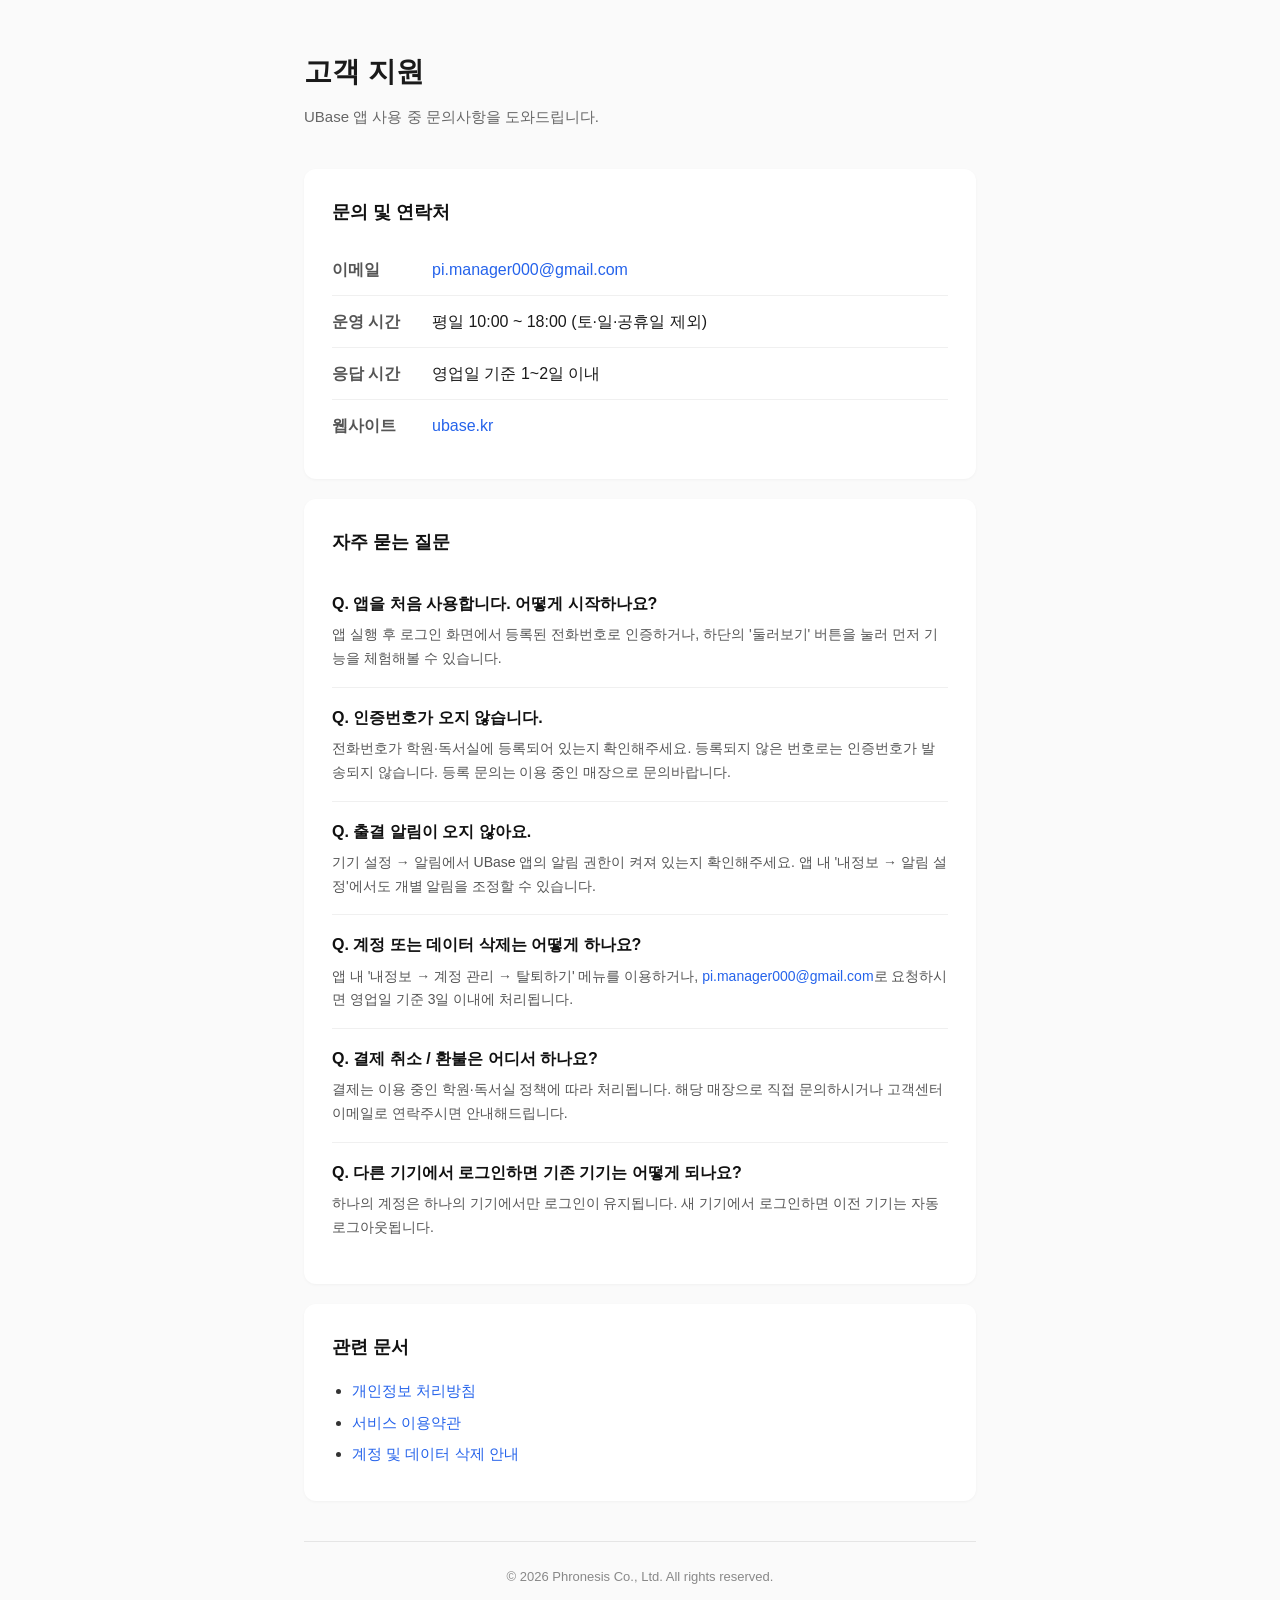
<file: support.html>
<!DOCTYPE html>
<html lang="ko">
<head>
<meta charset="UTF-8">
<meta name="viewport" content="width=device-width, initial-scale=1.0">
<title>UBase 고객 지원 | 유베이스</title>
<script defer src="/analytics.js?v=20261023c"></script>
<meta name="description" content="UBase 앱 고객 지원 및 문의 안내">
<link rel="icon" type="image/svg+xml" href="https://storage.googleapis.com/download.ubaseai.com/homepage/logo/favicon.svg">
<style>
  * { box-sizing: border-box; margin: 0; padding: 0; }
  body {
    font-family: -apple-system, BlinkMacSystemFont, "Segoe UI", "Pretendard Variable", Roboto, sans-serif;
    color: #1A1A1A;
    line-height: 1.7;
    background: #FAFAFA;
  }
  .container { max-width: 720px; margin: 0 auto; padding: 48px 24px 80px; }
  header { margin-bottom: 40px; }
  h1 { font-size: 28px; font-weight: 700; margin-bottom: 8px; }
  .subtitle { color: #666; font-size: 15px; }
  section { background: #fff; border-radius: 12px; padding: 28px; margin-bottom: 20px; box-shadow: 0 1px 3px rgba(0,0,0,0.04); }
  h2 { font-size: 18px; font-weight: 700; margin-bottom: 16px; color: #111; }
  h2 .icon { margin-right: 8px; }
  p, li { font-size: 15px; color: #333; }
  ul { padding-left: 20px; margin-top: 8px; }
  li { margin-bottom: 6px; }
  .contact-row { display: flex; padding: 12px 0; border-bottom: 1px solid #F0F0F0; }
  .contact-row:last-child { border-bottom: none; }
  .contact-label { width: 100px; font-weight: 600; color: #555; }
  .contact-value { flex: 1; }
  a { color: #2563EB; text-decoration: none; }
  a:hover { text-decoration: underline; }
  .faq-item { padding: 16px 0; border-bottom: 1px solid #F0F0F0; }
  .faq-item:last-child { border-bottom: none; }
  .faq-q { font-weight: 600; color: #111; margin-bottom: 6px; }
  .faq-a { color: #555; font-size: 14px; }
  footer { text-align: center; margin-top: 40px; padding-top: 24px; border-top: 1px solid #E5E5E5; color: #888; font-size: 13px; }
</style>
</head>
<body>
<div class="container">
  <header>
    <h1>고객 지원</h1>
    <p class="subtitle">UBase 앱 사용 중 문의사항을 도와드립니다.</p>
  </header>

  <section>
    <h2>문의 및 연락처</h2>
    <div class="contact-row">
      <div class="contact-label">이메일</div>
      <div class="contact-value"><a href="mailto:pi.manager000@gmail.com">pi.manager000@gmail.com</a></div>
    </div>
    <div class="contact-row">
      <div class="contact-label">운영 시간</div>
      <div class="contact-value">평일 10:00 ~ 18:00 (토·일·공휴일 제외)</div>
    </div>
    <div class="contact-row">
      <div class="contact-label">응답 시간</div>
      <div class="contact-value">영업일 기준 1~2일 이내</div>
    </div>
    <div class="contact-row">
      <div class="contact-label">웹사이트</div>
      <div class="contact-value"><a href="https://ubase.kr">ubase.kr</a></div>
    </div>
  </section>

  <section>
    <h2>자주 묻는 질문</h2>
    <div class="faq-item">
      <div class="faq-q">Q. 앱을 처음 사용합니다. 어떻게 시작하나요?</div>
      <div class="faq-a">앱 실행 후 로그인 화면에서 등록된 전화번호로 인증하거나, 하단의 '둘러보기' 버튼을 눌러 먼저 기능을 체험해볼 수 있습니다.</div>
    </div>
    <div class="faq-item">
      <div class="faq-q">Q. 인증번호가 오지 않습니다.</div>
      <div class="faq-a">전화번호가 학원·독서실에 등록되어 있는지 확인해주세요. 등록되지 않은 번호로는 인증번호가 발송되지 않습니다. 등록 문의는 이용 중인 매장으로 문의바랍니다.</div>
    </div>
    <div class="faq-item">
      <div class="faq-q">Q. 출결 알림이 오지 않아요.</div>
      <div class="faq-a">기기 설정 → 알림에서 UBase 앱의 알림 권한이 켜져 있는지 확인해주세요. 앱 내 '내정보 → 알림 설정'에서도 개별 알림을 조정할 수 있습니다.</div>
    </div>
    <div class="faq-item">
      <div class="faq-q">Q. 계정 또는 데이터 삭제는 어떻게 하나요?</div>
      <div class="faq-a">앱 내 '내정보 → 계정 관리 → 탈퇴하기' 메뉴를 이용하거나, <a href="mailto:pi.manager000@gmail.com">pi.manager000@gmail.com</a>로 요청하시면 영업일 기준 3일 이내에 처리됩니다.</div>
    </div>
    <div class="faq-item">
      <div class="faq-q">Q. 결제 취소 / 환불은 어디서 하나요?</div>
      <div class="faq-a">결제는 이용 중인 학원·독서실 정책에 따라 처리됩니다. 해당 매장으로 직접 문의하시거나 고객센터 이메일로 연락주시면 안내해드립니다.</div>
    </div>
    <div class="faq-item">
      <div class="faq-q">Q. 다른 기기에서 로그인하면 기존 기기는 어떻게 되나요?</div>
      <div class="faq-a">하나의 계정은 하나의 기기에서만 로그인이 유지됩니다. 새 기기에서 로그인하면 이전 기기는 자동 로그아웃됩니다.</div>
    </div>
  </section>

  <section>
    <h2>관련 문서</h2>
    <ul>
      <li><a href="https://ubaseai.com/privacy.html">개인정보 처리방침</a></li>
      <li><a href="https://ubaseai.com/terms.html">서비스 이용약관</a></li>
      <li><a href="https://ubaseai.com/data-deletion.html">계정 및 데이터 삭제 안내</a></li>
    </ul>
  </section>

  <footer>
    &copy; 2026 Phronesis Co., Ltd. All rights reserved.
  </footer>
</div>
</body>
</html>
</file>
